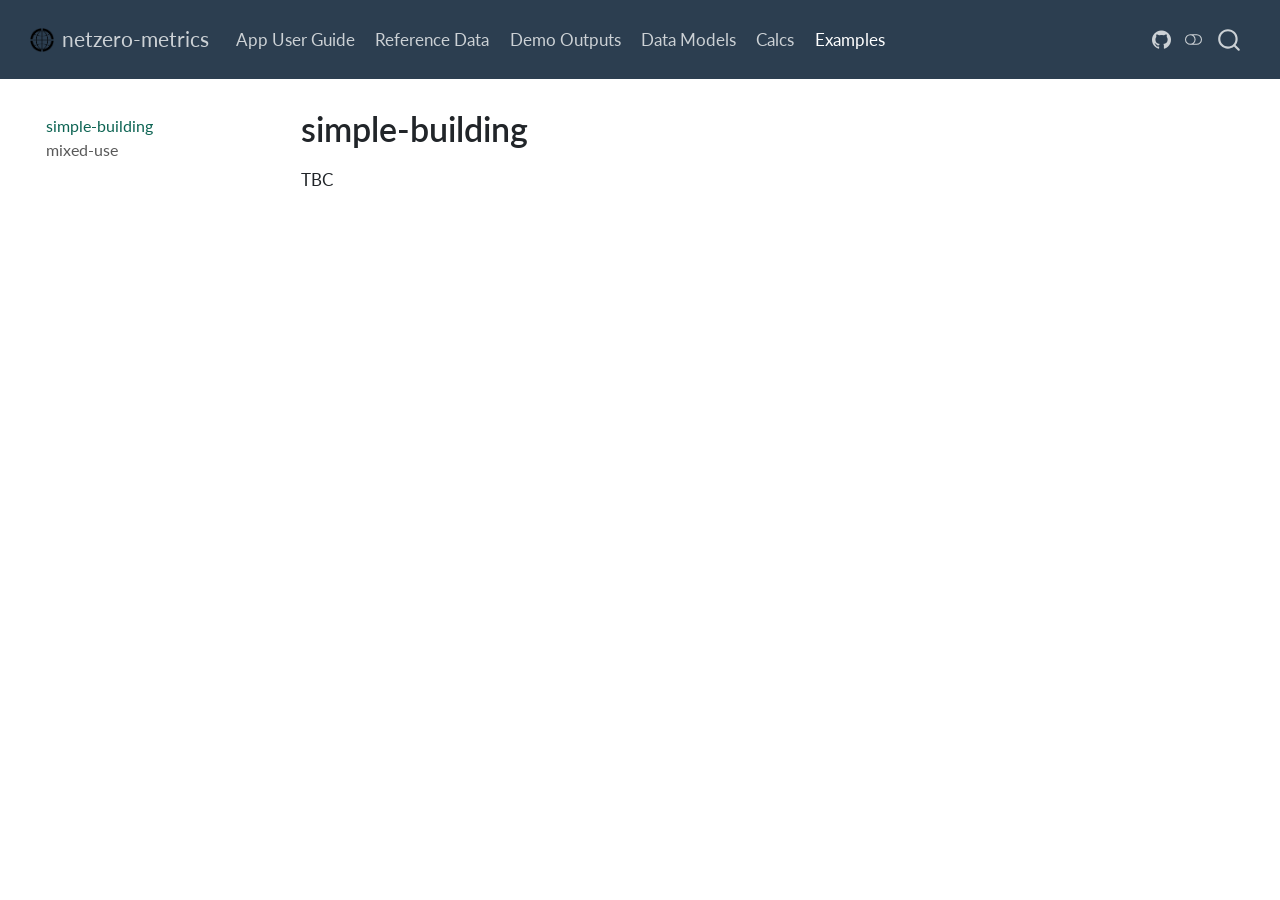
<file: examples/index.html>
<!DOCTYPE html>
<html xmlns="http://www.w3.org/1999/xhtml" lang="en" xml:lang="en"><head>

<meta charset="utf-8">
<meta name="generator" content="quarto-1.6.43">

<meta name="viewport" content="width=device-width, initial-scale=1.0, user-scalable=yes">


<title>simple-building – netzero-metrics</title>
<style>
code{white-space: pre-wrap;}
span.smallcaps{font-variant: small-caps;}
div.columns{display: flex; gap: min(4vw, 1.5em);}
div.column{flex: auto; overflow-x: auto;}
div.hanging-indent{margin-left: 1.5em; text-indent: -1.5em;}
ul.task-list{list-style: none;}
ul.task-list li input[type="checkbox"] {
  width: 0.8em;
  margin: 0 0.8em 0.2em -1em; /* quarto-specific, see https://github.com/quarto-dev/quarto-cli/issues/4556 */ 
  vertical-align: middle;
}
</style>


<script src="../site_libs/quarto-nav/quarto-nav.js"></script>
<script src="../site_libs/quarto-nav/headroom.min.js"></script>
<script src="../site_libs/clipboard/clipboard.min.js"></script>
<script src="../site_libs/quarto-search/autocomplete.umd.js"></script>
<script src="../site_libs/quarto-search/fuse.min.js"></script>
<script src="../site_libs/quarto-search/quarto-search.js"></script>
<meta name="quarto:offset" content="../">
<link href="../images/favicon.png" rel="icon" type="image/png">
<script src="../site_libs/quarto-html/quarto.js"></script>
<script src="../site_libs/quarto-html/popper.min.js"></script>
<script src="../site_libs/quarto-html/tippy.umd.min.js"></script>
<script src="../site_libs/quarto-html/anchor.min.js"></script>
<link href="../site_libs/quarto-html/tippy.css" rel="stylesheet">
<link href="../site_libs/quarto-html/quarto-syntax-highlighting-d4d76bf8491c20bad77d141916dc28e1.css" rel="stylesheet" class="quarto-color-scheme" id="quarto-text-highlighting-styles">
<link href="../site_libs/quarto-html/quarto-syntax-highlighting-dark-4379b0ccadffce622b03caf4c46266b3.css" rel="prefetch" class="quarto-color-scheme quarto-color-alternate" id="quarto-text-highlighting-styles">
<script src="../site_libs/bootstrap/bootstrap.min.js"></script>
<link href="../site_libs/bootstrap/bootstrap-icons.css" rel="stylesheet">
<link href="../site_libs/bootstrap/bootstrap-f0494ef302fbe0b820041ec13679440a.min.css" rel="stylesheet" append-hash="true" class="quarto-color-scheme" id="quarto-bootstrap" data-mode="light">
<link href="../site_libs/bootstrap/bootstrap-dark-1ef172a52349373444a2f78281082af2.min.css" rel="prefetch" append-hash="true" class="quarto-color-scheme quarto-color-alternate" id="quarto-bootstrap" data-mode="dark">
<script id="quarto-search-options" type="application/json">{
  "location": "navbar",
  "copy-button": false,
  "collapse-after": 3,
  "panel-placement": "end",
  "type": "overlay",
  "limit": 50,
  "keyboard-shortcut": [
    "f",
    "/",
    "s"
  ],
  "show-item-context": false,
  "language": {
    "search-no-results-text": "No results",
    "search-matching-documents-text": "matching documents",
    "search-copy-link-title": "Copy link to search",
    "search-hide-matches-text": "Hide additional matches",
    "search-more-match-text": "more match in this document",
    "search-more-matches-text": "more matches in this document",
    "search-clear-button-title": "Clear",
    "search-text-placeholder": "",
    "search-detached-cancel-button-title": "Cancel",
    "search-submit-button-title": "Submit",
    "search-label": "Search"
  }
}</script>


<link rel="stylesheet" href="../styles.css">
</head>

<body class="nav-sidebar floating nav-fixed">

<div id="quarto-search-results"></div>
  <header id="quarto-header" class="headroom fixed-top">
    <nav class="navbar navbar-expand-lg " data-bs-theme="dark">
      <div class="navbar-container container-fluid">
      <div class="navbar-brand-container mx-auto">
    <a href="../index.html" class="navbar-brand navbar-brand-logo">
    <img src="../images/logo.png" alt="" class="navbar-logo">
    </a>
    <a class="navbar-brand" href="../index.html">
    <span class="navbar-title">netzero-metrics</span>
    </a>
  </div>
            <div id="quarto-search" class="" title="Search"></div>
          <button class="navbar-toggler" type="button" data-bs-toggle="collapse" data-bs-target="#navbarCollapse" aria-controls="navbarCollapse" role="menu" aria-expanded="false" aria-label="Toggle navigation" onclick="if (window.quartoToggleHeadroom) { window.quartoToggleHeadroom(); }">
  <span class="navbar-toggler-icon"></span>
</button>
          <div class="collapse navbar-collapse" id="navbarCollapse">
            <ul class="navbar-nav navbar-nav-scroll me-auto">
  <li class="nav-item">
    <a class="nav-link" href="../app-user-guide.html"> 
<span class="menu-text">App User Guide</span></a>
  </li>  
  <li class="nav-item">
    <a class="nav-link" href="../reference-data.html"> 
<span class="menu-text">Reference Data</span></a>
  </li>  
  <li class="nav-item">
    <a class="nav-link" href="../demo-outputs.html"> 
<span class="menu-text">Demo Outputs</span></a>
  </li>  
  <li class="nav-item">
    <a class="nav-link" href="../models.html"> 
<span class="menu-text">Data Models</span></a>
  </li>  
  <li class="nav-item">
    <a class="nav-link" href="../reference/calcs.html"> 
<span class="menu-text">Calcs</span></a>
  </li>  
  <li class="nav-item">
    <a class="nav-link active" href="../examples/index.html" aria-current="page"> 
<span class="menu-text">Examples</span></a>
  </li>  
</ul>
            <ul class="navbar-nav navbar-nav-scroll ms-auto">
  <li class="nav-item compact">
    <a class="nav-link" href="https://github.com/maxfordham/netzero-metrics"> <i class="bi bi-github" role="img" aria-label="GitHub">
</i> 
<span class="menu-text"></span></a>
  </li>  
</ul>
          </div> <!-- /navcollapse -->
            <div class="quarto-navbar-tools">
  <a href="" class="quarto-color-scheme-toggle quarto-navigation-tool  px-1" onclick="window.quartoToggleColorScheme(); return false;" title="Toggle dark mode"><i class="bi"></i></a>
</div>
      </div> <!-- /container-fluid -->
    </nav>
  <nav class="quarto-secondary-nav">
    <div class="container-fluid d-flex">
      <button type="button" class="quarto-btn-toggle btn" data-bs-toggle="collapse" role="button" data-bs-target=".quarto-sidebar-collapse-item" aria-controls="quarto-sidebar" aria-expanded="false" aria-label="Toggle sidebar navigation" onclick="if (window.quartoToggleHeadroom) { window.quartoToggleHeadroom(); }">
        <i class="bi bi-layout-text-sidebar-reverse"></i>
      </button>
        <nav class="quarto-page-breadcrumbs" aria-label="breadcrumb"><ol class="breadcrumb"><li class="breadcrumb-item"><a href="../examples/index.html">simple-building</a></li></ol></nav>
        <a class="flex-grow-1" role="navigation" data-bs-toggle="collapse" data-bs-target=".quarto-sidebar-collapse-item" aria-controls="quarto-sidebar" aria-expanded="false" aria-label="Toggle sidebar navigation" onclick="if (window.quartoToggleHeadroom) { window.quartoToggleHeadroom(); }">      
        </a>
    </div>
  </nav>
</header>
<!-- content -->
<div id="quarto-content" class="quarto-container page-columns page-rows-contents page-layout-article page-navbar">
<!-- sidebar -->
  <nav id="quarto-sidebar" class="sidebar collapse collapse-horizontal quarto-sidebar-collapse-item sidebar-navigation floating overflow-auto">
    <div class="sidebar-menu-container"> 
    <ul class="list-unstyled mt-1">
        <li class="sidebar-item">
  <div class="sidebar-item-container"> 
  <a href="../examples/index.html" class="sidebar-item-text sidebar-link active">
 <span class="menu-text">simple-building</span></a>
  </div>
</li>
        <li class="sidebar-item">
  <div class="sidebar-item-container"> 
  <a href="../examples/mixed-use.html" class="sidebar-item-text sidebar-link">
 <span class="menu-text">mixed-use</span></a>
  </div>
</li>
    </ul>
    </div>
</nav>
<div id="quarto-sidebar-glass" class="quarto-sidebar-collapse-item" data-bs-toggle="collapse" data-bs-target=".quarto-sidebar-collapse-item"></div>
<!-- margin-sidebar -->
    <div id="quarto-margin-sidebar" class="sidebar margin-sidebar zindex-bottom">
        
    </div>
<!-- main -->
<main class="content" id="quarto-document-content">

<header id="title-block-header" class="quarto-title-block default">
<div class="quarto-title">
<h1 class="title">simple-building</h1>
</div>



<div class="quarto-title-meta">

    
  
    
  </div>
  


</header>


<p>TBC</p>



</main> <!-- /main -->
<script id="quarto-html-after-body" type="application/javascript">
window.document.addEventListener("DOMContentLoaded", function (event) {
  const toggleBodyColorMode = (bsSheetEl) => {
    const mode = bsSheetEl.getAttribute("data-mode");
    const bodyEl = window.document.querySelector("body");
    if (mode === "dark") {
      bodyEl.classList.add("quarto-dark");
      bodyEl.classList.remove("quarto-light");
    } else {
      bodyEl.classList.add("quarto-light");
      bodyEl.classList.remove("quarto-dark");
    }
  }
  const toggleBodyColorPrimary = () => {
    const bsSheetEl = window.document.querySelector("link#quarto-bootstrap");
    if (bsSheetEl) {
      toggleBodyColorMode(bsSheetEl);
    }
  }
  toggleBodyColorPrimary();  
  const disableStylesheet = (stylesheets) => {
    for (let i=0; i < stylesheets.length; i++) {
      const stylesheet = stylesheets[i];
      stylesheet.rel = 'prefetch';
    }
  }
  const enableStylesheet = (stylesheets) => {
    for (let i=0; i < stylesheets.length; i++) {
      const stylesheet = stylesheets[i];
      stylesheet.rel = 'stylesheet';
    }
  }
  const manageTransitions = (selector, allowTransitions) => {
    const els = window.document.querySelectorAll(selector);
    for (let i=0; i < els.length; i++) {
      const el = els[i];
      if (allowTransitions) {
        el.classList.remove('notransition');
      } else {
        el.classList.add('notransition');
      }
    }
  }
  const toggleGiscusIfUsed = (isAlternate, darkModeDefault) => {
    const baseTheme = document.querySelector('#giscus-base-theme')?.value ?? 'light';
    const alternateTheme = document.querySelector('#giscus-alt-theme')?.value ?? 'dark';
    let newTheme = '';
    if(darkModeDefault) {
      newTheme = isAlternate ? baseTheme : alternateTheme;
    } else {
      newTheme = isAlternate ? alternateTheme : baseTheme;
    }
    const changeGiscusTheme = () => {
      // From: https://github.com/giscus/giscus/issues/336
      const sendMessage = (message) => {
        const iframe = document.querySelector('iframe.giscus-frame');
        if (!iframe) return;
        iframe.contentWindow.postMessage({ giscus: message }, 'https://giscus.app');
      }
      sendMessage({
        setConfig: {
          theme: newTheme
        }
      });
    }
    const isGiscussLoaded = window.document.querySelector('iframe.giscus-frame') !== null;
    if (isGiscussLoaded) {
      changeGiscusTheme();
    }
  }
  const toggleColorMode = (alternate) => {
    // Switch the stylesheets
    const alternateStylesheets = window.document.querySelectorAll('link.quarto-color-scheme.quarto-color-alternate');
    manageTransitions('#quarto-margin-sidebar .nav-link', false);
    if (alternate) {
      enableStylesheet(alternateStylesheets);
      for (const sheetNode of alternateStylesheets) {
        if (sheetNode.id === "quarto-bootstrap") {
          toggleBodyColorMode(sheetNode);
        }
      }
    } else {
      disableStylesheet(alternateStylesheets);
      toggleBodyColorPrimary();
    }
    manageTransitions('#quarto-margin-sidebar .nav-link', true);
    // Switch the toggles
    const toggles = window.document.querySelectorAll('.quarto-color-scheme-toggle');
    for (let i=0; i < toggles.length; i++) {
      const toggle = toggles[i];
      if (toggle) {
        if (alternate) {
          toggle.classList.add("alternate");     
        } else {
          toggle.classList.remove("alternate");
        }
      }
    }
    // Hack to workaround the fact that safari doesn't
    // properly recolor the scrollbar when toggling (#1455)
    if (navigator.userAgent.indexOf('Safari') > 0 && navigator.userAgent.indexOf('Chrome') == -1) {
      manageTransitions("body", false);
      window.scrollTo(0, 1);
      setTimeout(() => {
        window.scrollTo(0, 0);
        manageTransitions("body", true);
      }, 40);  
    }
  }
  const isFileUrl = () => { 
    return window.location.protocol === 'file:';
  }
  const hasAlternateSentinel = () => {  
    let styleSentinel = getColorSchemeSentinel();
    if (styleSentinel !== null) {
      return styleSentinel === "alternate";
    } else {
      return false;
    }
  }
  const setStyleSentinel = (alternate) => {
    const value = alternate ? "alternate" : "default";
    if (!isFileUrl()) {
      window.localStorage.setItem("quarto-color-scheme", value);
    } else {
      localAlternateSentinel = value;
    }
  }
  const getColorSchemeSentinel = () => {
    if (!isFileUrl()) {
      const storageValue = window.localStorage.getItem("quarto-color-scheme");
      return storageValue != null ? storageValue : localAlternateSentinel;
    } else {
      return localAlternateSentinel;
    }
  }
  const darkModeDefault = false;
  let localAlternateSentinel = darkModeDefault ? 'alternate' : 'default';
  // Dark / light mode switch
  window.quartoToggleColorScheme = () => {
    // Read the current dark / light value 
    let toAlternate = !hasAlternateSentinel();
    toggleColorMode(toAlternate);
    setStyleSentinel(toAlternate);
    toggleGiscusIfUsed(toAlternate, darkModeDefault);
  };
  // Ensure there is a toggle, if there isn't float one in the top right
  if (window.document.querySelector('.quarto-color-scheme-toggle') === null) {
    const a = window.document.createElement('a');
    a.classList.add('top-right');
    a.classList.add('quarto-color-scheme-toggle');
    a.href = "";
    a.onclick = function() { try { window.quartoToggleColorScheme(); } catch {} return false; };
    const i = window.document.createElement("i");
    i.classList.add('bi');
    a.appendChild(i);
    window.document.body.appendChild(a);
  }
  // Switch to dark mode if need be
  if (hasAlternateSentinel()) {
    toggleColorMode(true);
  } else {
    toggleColorMode(false);
  }
  const icon = "";
  const anchorJS = new window.AnchorJS();
  anchorJS.options = {
    placement: 'right',
    icon: icon
  };
  anchorJS.add('.anchored');
  const isCodeAnnotation = (el) => {
    for (const clz of el.classList) {
      if (clz.startsWith('code-annotation-')) {                     
        return true;
      }
    }
    return false;
  }
  const onCopySuccess = function(e) {
    // button target
    const button = e.trigger;
    // don't keep focus
    button.blur();
    // flash "checked"
    button.classList.add('code-copy-button-checked');
    var currentTitle = button.getAttribute("title");
    button.setAttribute("title", "Copied!");
    let tooltip;
    if (window.bootstrap) {
      button.setAttribute("data-bs-toggle", "tooltip");
      button.setAttribute("data-bs-placement", "left");
      button.setAttribute("data-bs-title", "Copied!");
      tooltip = new bootstrap.Tooltip(button, 
        { trigger: "manual", 
          customClass: "code-copy-button-tooltip",
          offset: [0, -8]});
      tooltip.show();    
    }
    setTimeout(function() {
      if (tooltip) {
        tooltip.hide();
        button.removeAttribute("data-bs-title");
        button.removeAttribute("data-bs-toggle");
        button.removeAttribute("data-bs-placement");
      }
      button.setAttribute("title", currentTitle);
      button.classList.remove('code-copy-button-checked');
    }, 1000);
    // clear code selection
    e.clearSelection();
  }
  const getTextToCopy = function(trigger) {
      const codeEl = trigger.previousElementSibling.cloneNode(true);
      for (const childEl of codeEl.children) {
        if (isCodeAnnotation(childEl)) {
          childEl.remove();
        }
      }
      return codeEl.innerText;
  }
  const clipboard = new window.ClipboardJS('.code-copy-button:not([data-in-quarto-modal])', {
    text: getTextToCopy
  });
  clipboard.on('success', onCopySuccess);
  if (window.document.getElementById('quarto-embedded-source-code-modal')) {
    const clipboardModal = new window.ClipboardJS('.code-copy-button[data-in-quarto-modal]', {
      text: getTextToCopy,
      container: window.document.getElementById('quarto-embedded-source-code-modal')
    });
    clipboardModal.on('success', onCopySuccess);
  }
    var localhostRegex = new RegExp(/^(?:http|https):\/\/localhost\:?[0-9]*\//);
    var mailtoRegex = new RegExp(/^mailto:/);
      var filterRegex = new RegExp('/' + window.location.host + '/');
    var isInternal = (href) => {
        return filterRegex.test(href) || localhostRegex.test(href) || mailtoRegex.test(href);
    }
    // Inspect non-navigation links and adorn them if external
 	var links = window.document.querySelectorAll('a[href]:not(.nav-link):not(.navbar-brand):not(.toc-action):not(.sidebar-link):not(.sidebar-item-toggle):not(.pagination-link):not(.no-external):not([aria-hidden]):not(.dropdown-item):not(.quarto-navigation-tool):not(.about-link)');
    for (var i=0; i<links.length; i++) {
      const link = links[i];
      if (!isInternal(link.href)) {
        // undo the damage that might have been done by quarto-nav.js in the case of
        // links that we want to consider external
        if (link.dataset.originalHref !== undefined) {
          link.href = link.dataset.originalHref;
        }
      }
    }
  function tippyHover(el, contentFn, onTriggerFn, onUntriggerFn) {
    const config = {
      allowHTML: true,
      maxWidth: 500,
      delay: 100,
      arrow: false,
      appendTo: function(el) {
          return el.parentElement;
      },
      interactive: true,
      interactiveBorder: 10,
      theme: 'quarto',
      placement: 'bottom-start',
    };
    if (contentFn) {
      config.content = contentFn;
    }
    if (onTriggerFn) {
      config.onTrigger = onTriggerFn;
    }
    if (onUntriggerFn) {
      config.onUntrigger = onUntriggerFn;
    }
    window.tippy(el, config); 
  }
  const noterefs = window.document.querySelectorAll('a[role="doc-noteref"]');
  for (var i=0; i<noterefs.length; i++) {
    const ref = noterefs[i];
    tippyHover(ref, function() {
      // use id or data attribute instead here
      let href = ref.getAttribute('data-footnote-href') || ref.getAttribute('href');
      try { href = new URL(href).hash; } catch {}
      const id = href.replace(/^#\/?/, "");
      const note = window.document.getElementById(id);
      if (note) {
        return note.innerHTML;
      } else {
        return "";
      }
    });
  }
  const xrefs = window.document.querySelectorAll('a.quarto-xref');
  const processXRef = (id, note) => {
    // Strip column container classes
    const stripColumnClz = (el) => {
      el.classList.remove("page-full", "page-columns");
      if (el.children) {
        for (const child of el.children) {
          stripColumnClz(child);
        }
      }
    }
    stripColumnClz(note)
    if (id === null || id.startsWith('sec-')) {
      // Special case sections, only their first couple elements
      const container = document.createElement("div");
      if (note.children && note.children.length > 2) {
        container.appendChild(note.children[0].cloneNode(true));
        for (let i = 1; i < note.children.length; i++) {
          const child = note.children[i];
          if (child.tagName === "P" && child.innerText === "") {
            continue;
          } else {
            container.appendChild(child.cloneNode(true));
            break;
          }
        }
        if (window.Quarto?.typesetMath) {
          window.Quarto.typesetMath(container);
        }
        return container.innerHTML
      } else {
        if (window.Quarto?.typesetMath) {
          window.Quarto.typesetMath(note);
        }
        return note.innerHTML;
      }
    } else {
      // Remove any anchor links if they are present
      const anchorLink = note.querySelector('a.anchorjs-link');
      if (anchorLink) {
        anchorLink.remove();
      }
      if (window.Quarto?.typesetMath) {
        window.Quarto.typesetMath(note);
      }
      if (note.classList.contains("callout")) {
        return note.outerHTML;
      } else {
        return note.innerHTML;
      }
    }
  }
  for (var i=0; i<xrefs.length; i++) {
    const xref = xrefs[i];
    tippyHover(xref, undefined, function(instance) {
      instance.disable();
      let url = xref.getAttribute('href');
      let hash = undefined; 
      if (url.startsWith('#')) {
        hash = url;
      } else {
        try { hash = new URL(url).hash; } catch {}
      }
      if (hash) {
        const id = hash.replace(/^#\/?/, "");
        const note = window.document.getElementById(id);
        if (note !== null) {
          try {
            const html = processXRef(id, note.cloneNode(true));
            instance.setContent(html);
          } finally {
            instance.enable();
            instance.show();
          }
        } else {
          // See if we can fetch this
          fetch(url.split('#')[0])
          .then(res => res.text())
          .then(html => {
            const parser = new DOMParser();
            const htmlDoc = parser.parseFromString(html, "text/html");
            const note = htmlDoc.getElementById(id);
            if (note !== null) {
              const html = processXRef(id, note);
              instance.setContent(html);
            } 
          }).finally(() => {
            instance.enable();
            instance.show();
          });
        }
      } else {
        // See if we can fetch a full url (with no hash to target)
        // This is a special case and we should probably do some content thinning / targeting
        fetch(url)
        .then(res => res.text())
        .then(html => {
          const parser = new DOMParser();
          const htmlDoc = parser.parseFromString(html, "text/html");
          const note = htmlDoc.querySelector('main.content');
          if (note !== null) {
            // This should only happen for chapter cross references
            // (since there is no id in the URL)
            // remove the first header
            if (note.children.length > 0 && note.children[0].tagName === "HEADER") {
              note.children[0].remove();
            }
            const html = processXRef(null, note);
            instance.setContent(html);
          } 
        }).finally(() => {
          instance.enable();
          instance.show();
        });
      }
    }, function(instance) {
    });
  }
      let selectedAnnoteEl;
      const selectorForAnnotation = ( cell, annotation) => {
        let cellAttr = 'data-code-cell="' + cell + '"';
        let lineAttr = 'data-code-annotation="' +  annotation + '"';
        const selector = 'span[' + cellAttr + '][' + lineAttr + ']';
        return selector;
      }
      const selectCodeLines = (annoteEl) => {
        const doc = window.document;
        const targetCell = annoteEl.getAttribute("data-target-cell");
        const targetAnnotation = annoteEl.getAttribute("data-target-annotation");
        const annoteSpan = window.document.querySelector(selectorForAnnotation(targetCell, targetAnnotation));
        const lines = annoteSpan.getAttribute("data-code-lines").split(",");
        const lineIds = lines.map((line) => {
          return targetCell + "-" + line;
        })
        let top = null;
        let height = null;
        let parent = null;
        if (lineIds.length > 0) {
            //compute the position of the single el (top and bottom and make a div)
            const el = window.document.getElementById(lineIds[0]);
            top = el.offsetTop;
            height = el.offsetHeight;
            parent = el.parentElement.parentElement;
          if (lineIds.length > 1) {
            const lastEl = window.document.getElementById(lineIds[lineIds.length - 1]);
            const bottom = lastEl.offsetTop + lastEl.offsetHeight;
            height = bottom - top;
          }
          if (top !== null && height !== null && parent !== null) {
            // cook up a div (if necessary) and position it 
            let div = window.document.getElementById("code-annotation-line-highlight");
            if (div === null) {
              div = window.document.createElement("div");
              div.setAttribute("id", "code-annotation-line-highlight");
              div.style.position = 'absolute';
              parent.appendChild(div);
            }
            div.style.top = top - 2 + "px";
            div.style.height = height + 4 + "px";
            div.style.left = 0;
            let gutterDiv = window.document.getElementById("code-annotation-line-highlight-gutter");
            if (gutterDiv === null) {
              gutterDiv = window.document.createElement("div");
              gutterDiv.setAttribute("id", "code-annotation-line-highlight-gutter");
              gutterDiv.style.position = 'absolute';
              const codeCell = window.document.getElementById(targetCell);
              const gutter = codeCell.querySelector('.code-annotation-gutter');
              gutter.appendChild(gutterDiv);
            }
            gutterDiv.style.top = top - 2 + "px";
            gutterDiv.style.height = height + 4 + "px";
          }
          selectedAnnoteEl = annoteEl;
        }
      };
      const unselectCodeLines = () => {
        const elementsIds = ["code-annotation-line-highlight", "code-annotation-line-highlight-gutter"];
        elementsIds.forEach((elId) => {
          const div = window.document.getElementById(elId);
          if (div) {
            div.remove();
          }
        });
        selectedAnnoteEl = undefined;
      };
        // Handle positioning of the toggle
    window.addEventListener(
      "resize",
      throttle(() => {
        elRect = undefined;
        if (selectedAnnoteEl) {
          selectCodeLines(selectedAnnoteEl);
        }
      }, 10)
    );
    function throttle(fn, ms) {
    let throttle = false;
    let timer;
      return (...args) => {
        if(!throttle) { // first call gets through
            fn.apply(this, args);
            throttle = true;
        } else { // all the others get throttled
            if(timer) clearTimeout(timer); // cancel #2
            timer = setTimeout(() => {
              fn.apply(this, args);
              timer = throttle = false;
            }, ms);
        }
      };
    }
      // Attach click handler to the DT
      const annoteDls = window.document.querySelectorAll('dt[data-target-cell]');
      for (const annoteDlNode of annoteDls) {
        annoteDlNode.addEventListener('click', (event) => {
          const clickedEl = event.target;
          if (clickedEl !== selectedAnnoteEl) {
            unselectCodeLines();
            const activeEl = window.document.querySelector('dt[data-target-cell].code-annotation-active');
            if (activeEl) {
              activeEl.classList.remove('code-annotation-active');
            }
            selectCodeLines(clickedEl);
            clickedEl.classList.add('code-annotation-active');
          } else {
            // Unselect the line
            unselectCodeLines();
            clickedEl.classList.remove('code-annotation-active');
          }
        });
      }
  const findCites = (el) => {
    const parentEl = el.parentElement;
    if (parentEl) {
      const cites = parentEl.dataset.cites;
      if (cites) {
        return {
          el,
          cites: cites.split(' ')
        };
      } else {
        return findCites(el.parentElement)
      }
    } else {
      return undefined;
    }
  };
  var bibliorefs = window.document.querySelectorAll('a[role="doc-biblioref"]');
  for (var i=0; i<bibliorefs.length; i++) {
    const ref = bibliorefs[i];
    const citeInfo = findCites(ref);
    if (citeInfo) {
      tippyHover(citeInfo.el, function() {
        var popup = window.document.createElement('div');
        citeInfo.cites.forEach(function(cite) {
          var citeDiv = window.document.createElement('div');
          citeDiv.classList.add('hanging-indent');
          citeDiv.classList.add('csl-entry');
          var biblioDiv = window.document.getElementById('ref-' + cite);
          if (biblioDiv) {
            citeDiv.innerHTML = biblioDiv.innerHTML;
          }
          popup.appendChild(citeDiv);
        });
        return popup.innerHTML;
      });
    }
  }
});
</script>
</div> <!-- /content -->




</body></html>
</file>
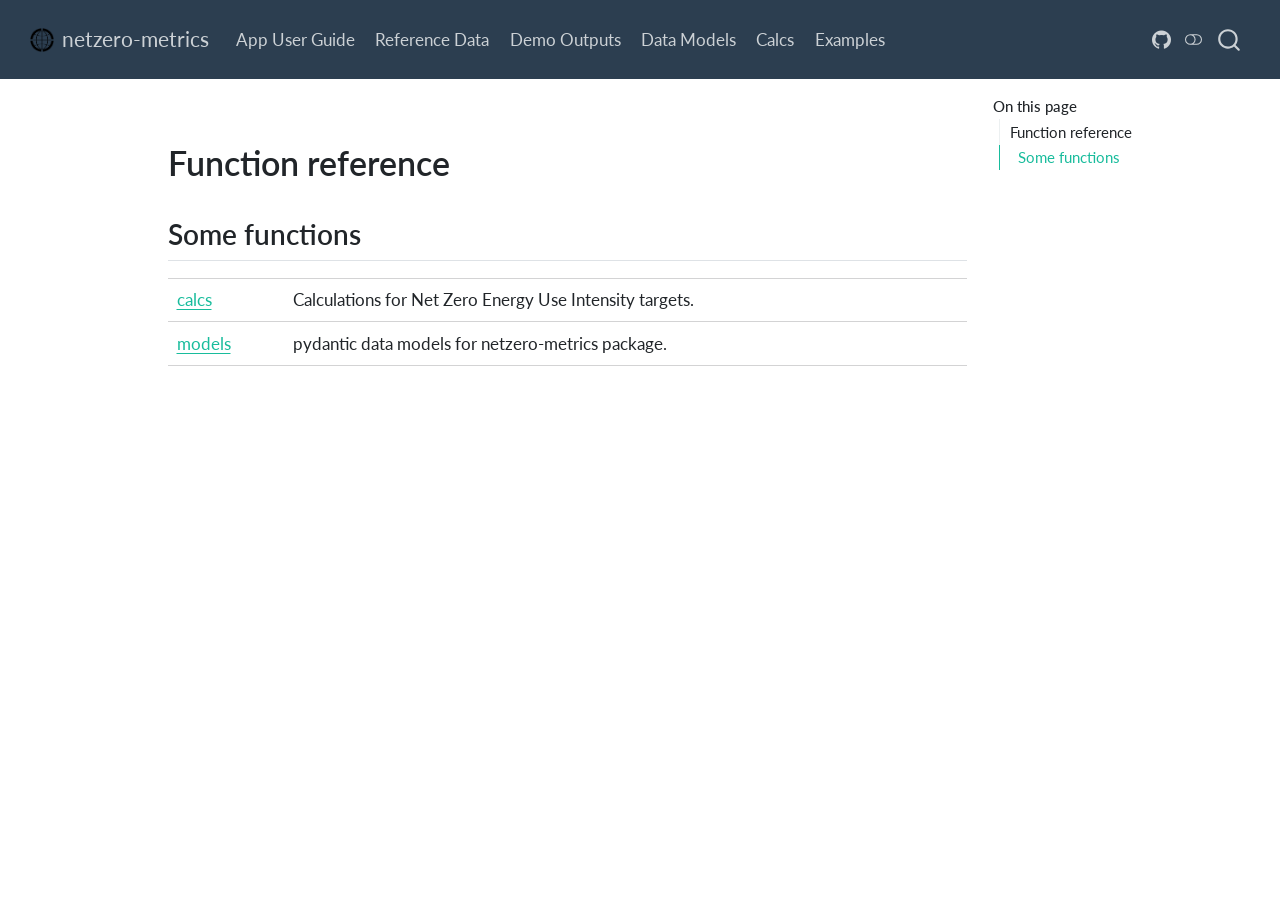
<file: reference/index.html>
<!DOCTYPE html>
<html xmlns="http://www.w3.org/1999/xhtml" lang="en" xml:lang="en"><head>

<meta charset="utf-8">
<meta name="generator" content="quarto-1.6.43">

<meta name="viewport" content="width=device-width, initial-scale=1.0, user-scalable=yes">


<title>index – netzero-metrics</title>
<style>
code{white-space: pre-wrap;}
span.smallcaps{font-variant: small-caps;}
div.columns{display: flex; gap: min(4vw, 1.5em);}
div.column{flex: auto; overflow-x: auto;}
div.hanging-indent{margin-left: 1.5em; text-indent: -1.5em;}
ul.task-list{list-style: none;}
ul.task-list li input[type="checkbox"] {
  width: 0.8em;
  margin: 0 0.8em 0.2em -1em; /* quarto-specific, see https://github.com/quarto-dev/quarto-cli/issues/4556 */ 
  vertical-align: middle;
}
</style>


<script src="../site_libs/quarto-nav/quarto-nav.js"></script>
<script src="../site_libs/quarto-nav/headroom.min.js"></script>
<script src="../site_libs/clipboard/clipboard.min.js"></script>
<script src="../site_libs/quarto-search/autocomplete.umd.js"></script>
<script src="../site_libs/quarto-search/fuse.min.js"></script>
<script src="../site_libs/quarto-search/quarto-search.js"></script>
<meta name="quarto:offset" content="../">
<link href="../images/favicon.png" rel="icon" type="image/png">
<script src="../site_libs/quarto-html/quarto.js"></script>
<script src="../site_libs/quarto-html/popper.min.js"></script>
<script src="../site_libs/quarto-html/tippy.umd.min.js"></script>
<script src="../site_libs/quarto-html/anchor.min.js"></script>
<link href="../site_libs/quarto-html/tippy.css" rel="stylesheet">
<link href="../site_libs/quarto-html/quarto-syntax-highlighting-d4d76bf8491c20bad77d141916dc28e1.css" rel="stylesheet" class="quarto-color-scheme" id="quarto-text-highlighting-styles">
<link href="../site_libs/quarto-html/quarto-syntax-highlighting-dark-4379b0ccadffce622b03caf4c46266b3.css" rel="prefetch" class="quarto-color-scheme quarto-color-alternate" id="quarto-text-highlighting-styles">
<script src="../site_libs/bootstrap/bootstrap.min.js"></script>
<link href="../site_libs/bootstrap/bootstrap-icons.css" rel="stylesheet">
<link href="../site_libs/bootstrap/bootstrap-f0494ef302fbe0b820041ec13679440a.min.css" rel="stylesheet" append-hash="true" class="quarto-color-scheme" id="quarto-bootstrap" data-mode="light">
<link href="../site_libs/bootstrap/bootstrap-dark-1ef172a52349373444a2f78281082af2.min.css" rel="prefetch" append-hash="true" class="quarto-color-scheme quarto-color-alternate" id="quarto-bootstrap" data-mode="dark">
<script id="quarto-search-options" type="application/json">{
  "location": "navbar",
  "copy-button": false,
  "collapse-after": 3,
  "panel-placement": "end",
  "type": "overlay",
  "limit": 50,
  "keyboard-shortcut": [
    "f",
    "/",
    "s"
  ],
  "show-item-context": false,
  "language": {
    "search-no-results-text": "No results",
    "search-matching-documents-text": "matching documents",
    "search-copy-link-title": "Copy link to search",
    "search-hide-matches-text": "Hide additional matches",
    "search-more-match-text": "more match in this document",
    "search-more-matches-text": "more matches in this document",
    "search-clear-button-title": "Clear",
    "search-text-placeholder": "",
    "search-detached-cancel-button-title": "Cancel",
    "search-submit-button-title": "Submit",
    "search-label": "Search"
  }
}</script>


<link rel="stylesheet" href="../styles.css">
</head>

<body class="nav-fixed">

<div id="quarto-search-results"></div>
  <header id="quarto-header" class="headroom fixed-top">
    <nav class="navbar navbar-expand-lg " data-bs-theme="dark">
      <div class="navbar-container container-fluid">
      <div class="navbar-brand-container mx-auto">
    <a href="../index.html" class="navbar-brand navbar-brand-logo">
    <img src="../images/logo.png" alt="" class="navbar-logo">
    </a>
    <a class="navbar-brand" href="../index.html">
    <span class="navbar-title">netzero-metrics</span>
    </a>
  </div>
            <div id="quarto-search" class="" title="Search"></div>
          <button class="navbar-toggler" type="button" data-bs-toggle="collapse" data-bs-target="#navbarCollapse" aria-controls="navbarCollapse" role="menu" aria-expanded="false" aria-label="Toggle navigation" onclick="if (window.quartoToggleHeadroom) { window.quartoToggleHeadroom(); }">
  <span class="navbar-toggler-icon"></span>
</button>
          <div class="collapse navbar-collapse" id="navbarCollapse">
            <ul class="navbar-nav navbar-nav-scroll me-auto">
  <li class="nav-item">
    <a class="nav-link" href="../app-user-guide.html"> 
<span class="menu-text">App User Guide</span></a>
  </li>  
  <li class="nav-item">
    <a class="nav-link" href="../reference-data.html"> 
<span class="menu-text">Reference Data</span></a>
  </li>  
  <li class="nav-item">
    <a class="nav-link" href="../demo-outputs.html"> 
<span class="menu-text">Demo Outputs</span></a>
  </li>  
  <li class="nav-item">
    <a class="nav-link" href="../models.html"> 
<span class="menu-text">Data Models</span></a>
  </li>  
  <li class="nav-item">
    <a class="nav-link" href="../reference/calcs.html"> 
<span class="menu-text">Calcs</span></a>
  </li>  
  <li class="nav-item">
    <a class="nav-link" href="../examples/index.html"> 
<span class="menu-text">Examples</span></a>
  </li>  
</ul>
            <ul class="navbar-nav navbar-nav-scroll ms-auto">
  <li class="nav-item compact">
    <a class="nav-link" href="https://github.com/maxfordham/netzero-metrics"> <i class="bi bi-github" role="img" aria-label="GitHub">
</i> 
<span class="menu-text"></span></a>
  </li>  
</ul>
          </div> <!-- /navcollapse -->
            <div class="quarto-navbar-tools">
  <a href="" class="quarto-color-scheme-toggle quarto-navigation-tool  px-1" onclick="window.quartoToggleColorScheme(); return false;" title="Toggle dark mode"><i class="bi"></i></a>
</div>
      </div> <!-- /container-fluid -->
    </nav>
</header>
<!-- content -->
<div id="quarto-content" class="quarto-container page-columns page-rows-contents page-layout-article page-navbar">
<!-- sidebar -->
<!-- margin-sidebar -->
    <div id="quarto-margin-sidebar" class="sidebar margin-sidebar">
        <nav id="TOC" role="doc-toc" class="toc-active">
    <h2 id="toc-title">On this page</h2>
   
  <ul>
  <li><a href="#function-reference" id="toc-function-reference" class="nav-link active" data-scroll-target="#function-reference">Function reference</a>
  <ul class="collapse">
  <li><a href="#some-functions" id="toc-some-functions" class="nav-link" data-scroll-target="#some-functions">Some functions</a></li>
  </ul></li>
  </ul>
</nav>
    </div>
<!-- main -->
<main class="content" id="quarto-document-content"><header id="title-block-header" class="quarto-title-block"></header>




<section id="function-reference" class="level1 doc doc-index">
<h1 class="doc doc-index">Function reference</h1>
<section id="some-functions" class="level2">
<h2 class="anchored" data-anchor-id="some-functions">Some functions</h2>
<table class="caption-top table">
<tbody>
<tr class="odd">
<td><a href="../reference/calcs.html#netzero_metrics.calcs">calcs</a></td>
<td>Calculations for Net Zero Energy Use Intensity targets.</td>
</tr>
<tr class="even">
<td><a href="../reference/models.html#netzero_metrics.models">models</a></td>
<td>pydantic data models for netzero-metrics package.</td>
</tr>
</tbody>
</table>


</section>
</section>

</main> <!-- /main -->
<script id="quarto-html-after-body" type="application/javascript">
window.document.addEventListener("DOMContentLoaded", function (event) {
  const toggleBodyColorMode = (bsSheetEl) => {
    const mode = bsSheetEl.getAttribute("data-mode");
    const bodyEl = window.document.querySelector("body");
    if (mode === "dark") {
      bodyEl.classList.add("quarto-dark");
      bodyEl.classList.remove("quarto-light");
    } else {
      bodyEl.classList.add("quarto-light");
      bodyEl.classList.remove("quarto-dark");
    }
  }
  const toggleBodyColorPrimary = () => {
    const bsSheetEl = window.document.querySelector("link#quarto-bootstrap");
    if (bsSheetEl) {
      toggleBodyColorMode(bsSheetEl);
    }
  }
  toggleBodyColorPrimary();  
  const disableStylesheet = (stylesheets) => {
    for (let i=0; i < stylesheets.length; i++) {
      const stylesheet = stylesheets[i];
      stylesheet.rel = 'prefetch';
    }
  }
  const enableStylesheet = (stylesheets) => {
    for (let i=0; i < stylesheets.length; i++) {
      const stylesheet = stylesheets[i];
      stylesheet.rel = 'stylesheet';
    }
  }
  const manageTransitions = (selector, allowTransitions) => {
    const els = window.document.querySelectorAll(selector);
    for (let i=0; i < els.length; i++) {
      const el = els[i];
      if (allowTransitions) {
        el.classList.remove('notransition');
      } else {
        el.classList.add('notransition');
      }
    }
  }
  const toggleGiscusIfUsed = (isAlternate, darkModeDefault) => {
    const baseTheme = document.querySelector('#giscus-base-theme')?.value ?? 'light';
    const alternateTheme = document.querySelector('#giscus-alt-theme')?.value ?? 'dark';
    let newTheme = '';
    if(darkModeDefault) {
      newTheme = isAlternate ? baseTheme : alternateTheme;
    } else {
      newTheme = isAlternate ? alternateTheme : baseTheme;
    }
    const changeGiscusTheme = () => {
      // From: https://github.com/giscus/giscus/issues/336
      const sendMessage = (message) => {
        const iframe = document.querySelector('iframe.giscus-frame');
        if (!iframe) return;
        iframe.contentWindow.postMessage({ giscus: message }, 'https://giscus.app');
      }
      sendMessage({
        setConfig: {
          theme: newTheme
        }
      });
    }
    const isGiscussLoaded = window.document.querySelector('iframe.giscus-frame') !== null;
    if (isGiscussLoaded) {
      changeGiscusTheme();
    }
  }
  const toggleColorMode = (alternate) => {
    // Switch the stylesheets
    const alternateStylesheets = window.document.querySelectorAll('link.quarto-color-scheme.quarto-color-alternate');
    manageTransitions('#quarto-margin-sidebar .nav-link', false);
    if (alternate) {
      enableStylesheet(alternateStylesheets);
      for (const sheetNode of alternateStylesheets) {
        if (sheetNode.id === "quarto-bootstrap") {
          toggleBodyColorMode(sheetNode);
        }
      }
    } else {
      disableStylesheet(alternateStylesheets);
      toggleBodyColorPrimary();
    }
    manageTransitions('#quarto-margin-sidebar .nav-link', true);
    // Switch the toggles
    const toggles = window.document.querySelectorAll('.quarto-color-scheme-toggle');
    for (let i=0; i < toggles.length; i++) {
      const toggle = toggles[i];
      if (toggle) {
        if (alternate) {
          toggle.classList.add("alternate");     
        } else {
          toggle.classList.remove("alternate");
        }
      }
    }
    // Hack to workaround the fact that safari doesn't
    // properly recolor the scrollbar when toggling (#1455)
    if (navigator.userAgent.indexOf('Safari') > 0 && navigator.userAgent.indexOf('Chrome') == -1) {
      manageTransitions("body", false);
      window.scrollTo(0, 1);
      setTimeout(() => {
        window.scrollTo(0, 0);
        manageTransitions("body", true);
      }, 40);  
    }
  }
  const isFileUrl = () => { 
    return window.location.protocol === 'file:';
  }
  const hasAlternateSentinel = () => {  
    let styleSentinel = getColorSchemeSentinel();
    if (styleSentinel !== null) {
      return styleSentinel === "alternate";
    } else {
      return false;
    }
  }
  const setStyleSentinel = (alternate) => {
    const value = alternate ? "alternate" : "default";
    if (!isFileUrl()) {
      window.localStorage.setItem("quarto-color-scheme", value);
    } else {
      localAlternateSentinel = value;
    }
  }
  const getColorSchemeSentinel = () => {
    if (!isFileUrl()) {
      const storageValue = window.localStorage.getItem("quarto-color-scheme");
      return storageValue != null ? storageValue : localAlternateSentinel;
    } else {
      return localAlternateSentinel;
    }
  }
  const darkModeDefault = false;
  let localAlternateSentinel = darkModeDefault ? 'alternate' : 'default';
  // Dark / light mode switch
  window.quartoToggleColorScheme = () => {
    // Read the current dark / light value 
    let toAlternate = !hasAlternateSentinel();
    toggleColorMode(toAlternate);
    setStyleSentinel(toAlternate);
    toggleGiscusIfUsed(toAlternate, darkModeDefault);
  };
  // Ensure there is a toggle, if there isn't float one in the top right
  if (window.document.querySelector('.quarto-color-scheme-toggle') === null) {
    const a = window.document.createElement('a');
    a.classList.add('top-right');
    a.classList.add('quarto-color-scheme-toggle');
    a.href = "";
    a.onclick = function() { try { window.quartoToggleColorScheme(); } catch {} return false; };
    const i = window.document.createElement("i");
    i.classList.add('bi');
    a.appendChild(i);
    window.document.body.appendChild(a);
  }
  // Switch to dark mode if need be
  if (hasAlternateSentinel()) {
    toggleColorMode(true);
  } else {
    toggleColorMode(false);
  }
  const icon = "";
  const anchorJS = new window.AnchorJS();
  anchorJS.options = {
    placement: 'right',
    icon: icon
  };
  anchorJS.add('.anchored');
  const isCodeAnnotation = (el) => {
    for (const clz of el.classList) {
      if (clz.startsWith('code-annotation-')) {                     
        return true;
      }
    }
    return false;
  }
  const onCopySuccess = function(e) {
    // button target
    const button = e.trigger;
    // don't keep focus
    button.blur();
    // flash "checked"
    button.classList.add('code-copy-button-checked');
    var currentTitle = button.getAttribute("title");
    button.setAttribute("title", "Copied!");
    let tooltip;
    if (window.bootstrap) {
      button.setAttribute("data-bs-toggle", "tooltip");
      button.setAttribute("data-bs-placement", "left");
      button.setAttribute("data-bs-title", "Copied!");
      tooltip = new bootstrap.Tooltip(button, 
        { trigger: "manual", 
          customClass: "code-copy-button-tooltip",
          offset: [0, -8]});
      tooltip.show();    
    }
    setTimeout(function() {
      if (tooltip) {
        tooltip.hide();
        button.removeAttribute("data-bs-title");
        button.removeAttribute("data-bs-toggle");
        button.removeAttribute("data-bs-placement");
      }
      button.setAttribute("title", currentTitle);
      button.classList.remove('code-copy-button-checked');
    }, 1000);
    // clear code selection
    e.clearSelection();
  }
  const getTextToCopy = function(trigger) {
      const codeEl = trigger.previousElementSibling.cloneNode(true);
      for (const childEl of codeEl.children) {
        if (isCodeAnnotation(childEl)) {
          childEl.remove();
        }
      }
      return codeEl.innerText;
  }
  const clipboard = new window.ClipboardJS('.code-copy-button:not([data-in-quarto-modal])', {
    text: getTextToCopy
  });
  clipboard.on('success', onCopySuccess);
  if (window.document.getElementById('quarto-embedded-source-code-modal')) {
    const clipboardModal = new window.ClipboardJS('.code-copy-button[data-in-quarto-modal]', {
      text: getTextToCopy,
      container: window.document.getElementById('quarto-embedded-source-code-modal')
    });
    clipboardModal.on('success', onCopySuccess);
  }
    var localhostRegex = new RegExp(/^(?:http|https):\/\/localhost\:?[0-9]*\//);
    var mailtoRegex = new RegExp(/^mailto:/);
      var filterRegex = new RegExp('/' + window.location.host + '/');
    var isInternal = (href) => {
        return filterRegex.test(href) || localhostRegex.test(href) || mailtoRegex.test(href);
    }
    // Inspect non-navigation links and adorn them if external
 	var links = window.document.querySelectorAll('a[href]:not(.nav-link):not(.navbar-brand):not(.toc-action):not(.sidebar-link):not(.sidebar-item-toggle):not(.pagination-link):not(.no-external):not([aria-hidden]):not(.dropdown-item):not(.quarto-navigation-tool):not(.about-link)');
    for (var i=0; i<links.length; i++) {
      const link = links[i];
      if (!isInternal(link.href)) {
        // undo the damage that might have been done by quarto-nav.js in the case of
        // links that we want to consider external
        if (link.dataset.originalHref !== undefined) {
          link.href = link.dataset.originalHref;
        }
      }
    }
  function tippyHover(el, contentFn, onTriggerFn, onUntriggerFn) {
    const config = {
      allowHTML: true,
      maxWidth: 500,
      delay: 100,
      arrow: false,
      appendTo: function(el) {
          return el.parentElement;
      },
      interactive: true,
      interactiveBorder: 10,
      theme: 'quarto',
      placement: 'bottom-start',
    };
    if (contentFn) {
      config.content = contentFn;
    }
    if (onTriggerFn) {
      config.onTrigger = onTriggerFn;
    }
    if (onUntriggerFn) {
      config.onUntrigger = onUntriggerFn;
    }
    window.tippy(el, config); 
  }
  const noterefs = window.document.querySelectorAll('a[role="doc-noteref"]');
  for (var i=0; i<noterefs.length; i++) {
    const ref = noterefs[i];
    tippyHover(ref, function() {
      // use id or data attribute instead here
      let href = ref.getAttribute('data-footnote-href') || ref.getAttribute('href');
      try { href = new URL(href).hash; } catch {}
      const id = href.replace(/^#\/?/, "");
      const note = window.document.getElementById(id);
      if (note) {
        return note.innerHTML;
      } else {
        return "";
      }
    });
  }
  const xrefs = window.document.querySelectorAll('a.quarto-xref');
  const processXRef = (id, note) => {
    // Strip column container classes
    const stripColumnClz = (el) => {
      el.classList.remove("page-full", "page-columns");
      if (el.children) {
        for (const child of el.children) {
          stripColumnClz(child);
        }
      }
    }
    stripColumnClz(note)
    if (id === null || id.startsWith('sec-')) {
      // Special case sections, only their first couple elements
      const container = document.createElement("div");
      if (note.children && note.children.length > 2) {
        container.appendChild(note.children[0].cloneNode(true));
        for (let i = 1; i < note.children.length; i++) {
          const child = note.children[i];
          if (child.tagName === "P" && child.innerText === "") {
            continue;
          } else {
            container.appendChild(child.cloneNode(true));
            break;
          }
        }
        if (window.Quarto?.typesetMath) {
          window.Quarto.typesetMath(container);
        }
        return container.innerHTML
      } else {
        if (window.Quarto?.typesetMath) {
          window.Quarto.typesetMath(note);
        }
        return note.innerHTML;
      }
    } else {
      // Remove any anchor links if they are present
      const anchorLink = note.querySelector('a.anchorjs-link');
      if (anchorLink) {
        anchorLink.remove();
      }
      if (window.Quarto?.typesetMath) {
        window.Quarto.typesetMath(note);
      }
      if (note.classList.contains("callout")) {
        return note.outerHTML;
      } else {
        return note.innerHTML;
      }
    }
  }
  for (var i=0; i<xrefs.length; i++) {
    const xref = xrefs[i];
    tippyHover(xref, undefined, function(instance) {
      instance.disable();
      let url = xref.getAttribute('href');
      let hash = undefined; 
      if (url.startsWith('#')) {
        hash = url;
      } else {
        try { hash = new URL(url).hash; } catch {}
      }
      if (hash) {
        const id = hash.replace(/^#\/?/, "");
        const note = window.document.getElementById(id);
        if (note !== null) {
          try {
            const html = processXRef(id, note.cloneNode(true));
            instance.setContent(html);
          } finally {
            instance.enable();
            instance.show();
          }
        } else {
          // See if we can fetch this
          fetch(url.split('#')[0])
          .then(res => res.text())
          .then(html => {
            const parser = new DOMParser();
            const htmlDoc = parser.parseFromString(html, "text/html");
            const note = htmlDoc.getElementById(id);
            if (note !== null) {
              const html = processXRef(id, note);
              instance.setContent(html);
            } 
          }).finally(() => {
            instance.enable();
            instance.show();
          });
        }
      } else {
        // See if we can fetch a full url (with no hash to target)
        // This is a special case and we should probably do some content thinning / targeting
        fetch(url)
        .then(res => res.text())
        .then(html => {
          const parser = new DOMParser();
          const htmlDoc = parser.parseFromString(html, "text/html");
          const note = htmlDoc.querySelector('main.content');
          if (note !== null) {
            // This should only happen for chapter cross references
            // (since there is no id in the URL)
            // remove the first header
            if (note.children.length > 0 && note.children[0].tagName === "HEADER") {
              note.children[0].remove();
            }
            const html = processXRef(null, note);
            instance.setContent(html);
          } 
        }).finally(() => {
          instance.enable();
          instance.show();
        });
      }
    }, function(instance) {
    });
  }
      let selectedAnnoteEl;
      const selectorForAnnotation = ( cell, annotation) => {
        let cellAttr = 'data-code-cell="' + cell + '"';
        let lineAttr = 'data-code-annotation="' +  annotation + '"';
        const selector = 'span[' + cellAttr + '][' + lineAttr + ']';
        return selector;
      }
      const selectCodeLines = (annoteEl) => {
        const doc = window.document;
        const targetCell = annoteEl.getAttribute("data-target-cell");
        const targetAnnotation = annoteEl.getAttribute("data-target-annotation");
        const annoteSpan = window.document.querySelector(selectorForAnnotation(targetCell, targetAnnotation));
        const lines = annoteSpan.getAttribute("data-code-lines").split(",");
        const lineIds = lines.map((line) => {
          return targetCell + "-" + line;
        })
        let top = null;
        let height = null;
        let parent = null;
        if (lineIds.length > 0) {
            //compute the position of the single el (top and bottom and make a div)
            const el = window.document.getElementById(lineIds[0]);
            top = el.offsetTop;
            height = el.offsetHeight;
            parent = el.parentElement.parentElement;
          if (lineIds.length > 1) {
            const lastEl = window.document.getElementById(lineIds[lineIds.length - 1]);
            const bottom = lastEl.offsetTop + lastEl.offsetHeight;
            height = bottom - top;
          }
          if (top !== null && height !== null && parent !== null) {
            // cook up a div (if necessary) and position it 
            let div = window.document.getElementById("code-annotation-line-highlight");
            if (div === null) {
              div = window.document.createElement("div");
              div.setAttribute("id", "code-annotation-line-highlight");
              div.style.position = 'absolute';
              parent.appendChild(div);
            }
            div.style.top = top - 2 + "px";
            div.style.height = height + 4 + "px";
            div.style.left = 0;
            let gutterDiv = window.document.getElementById("code-annotation-line-highlight-gutter");
            if (gutterDiv === null) {
              gutterDiv = window.document.createElement("div");
              gutterDiv.setAttribute("id", "code-annotation-line-highlight-gutter");
              gutterDiv.style.position = 'absolute';
              const codeCell = window.document.getElementById(targetCell);
              const gutter = codeCell.querySelector('.code-annotation-gutter');
              gutter.appendChild(gutterDiv);
            }
            gutterDiv.style.top = top - 2 + "px";
            gutterDiv.style.height = height + 4 + "px";
          }
          selectedAnnoteEl = annoteEl;
        }
      };
      const unselectCodeLines = () => {
        const elementsIds = ["code-annotation-line-highlight", "code-annotation-line-highlight-gutter"];
        elementsIds.forEach((elId) => {
          const div = window.document.getElementById(elId);
          if (div) {
            div.remove();
          }
        });
        selectedAnnoteEl = undefined;
      };
        // Handle positioning of the toggle
    window.addEventListener(
      "resize",
      throttle(() => {
        elRect = undefined;
        if (selectedAnnoteEl) {
          selectCodeLines(selectedAnnoteEl);
        }
      }, 10)
    );
    function throttle(fn, ms) {
    let throttle = false;
    let timer;
      return (...args) => {
        if(!throttle) { // first call gets through
            fn.apply(this, args);
            throttle = true;
        } else { // all the others get throttled
            if(timer) clearTimeout(timer); // cancel #2
            timer = setTimeout(() => {
              fn.apply(this, args);
              timer = throttle = false;
            }, ms);
        }
      };
    }
      // Attach click handler to the DT
      const annoteDls = window.document.querySelectorAll('dt[data-target-cell]');
      for (const annoteDlNode of annoteDls) {
        annoteDlNode.addEventListener('click', (event) => {
          const clickedEl = event.target;
          if (clickedEl !== selectedAnnoteEl) {
            unselectCodeLines();
            const activeEl = window.document.querySelector('dt[data-target-cell].code-annotation-active');
            if (activeEl) {
              activeEl.classList.remove('code-annotation-active');
            }
            selectCodeLines(clickedEl);
            clickedEl.classList.add('code-annotation-active');
          } else {
            // Unselect the line
            unselectCodeLines();
            clickedEl.classList.remove('code-annotation-active');
          }
        });
      }
  const findCites = (el) => {
    const parentEl = el.parentElement;
    if (parentEl) {
      const cites = parentEl.dataset.cites;
      if (cites) {
        return {
          el,
          cites: cites.split(' ')
        };
      } else {
        return findCites(el.parentElement)
      }
    } else {
      return undefined;
    }
  };
  var bibliorefs = window.document.querySelectorAll('a[role="doc-biblioref"]');
  for (var i=0; i<bibliorefs.length; i++) {
    const ref = bibliorefs[i];
    const citeInfo = findCites(ref);
    if (citeInfo) {
      tippyHover(citeInfo.el, function() {
        var popup = window.document.createElement('div');
        citeInfo.cites.forEach(function(cite) {
          var citeDiv = window.document.createElement('div');
          citeDiv.classList.add('hanging-indent');
          citeDiv.classList.add('csl-entry');
          var biblioDiv = window.document.getElementById('ref-' + cite);
          if (biblioDiv) {
            citeDiv.innerHTML = biblioDiv.innerHTML;
          }
          popup.appendChild(citeDiv);
        });
        return popup.innerHTML;
      });
    }
  }
});
</script>
</div> <!-- /content -->




</body></html>
</file>
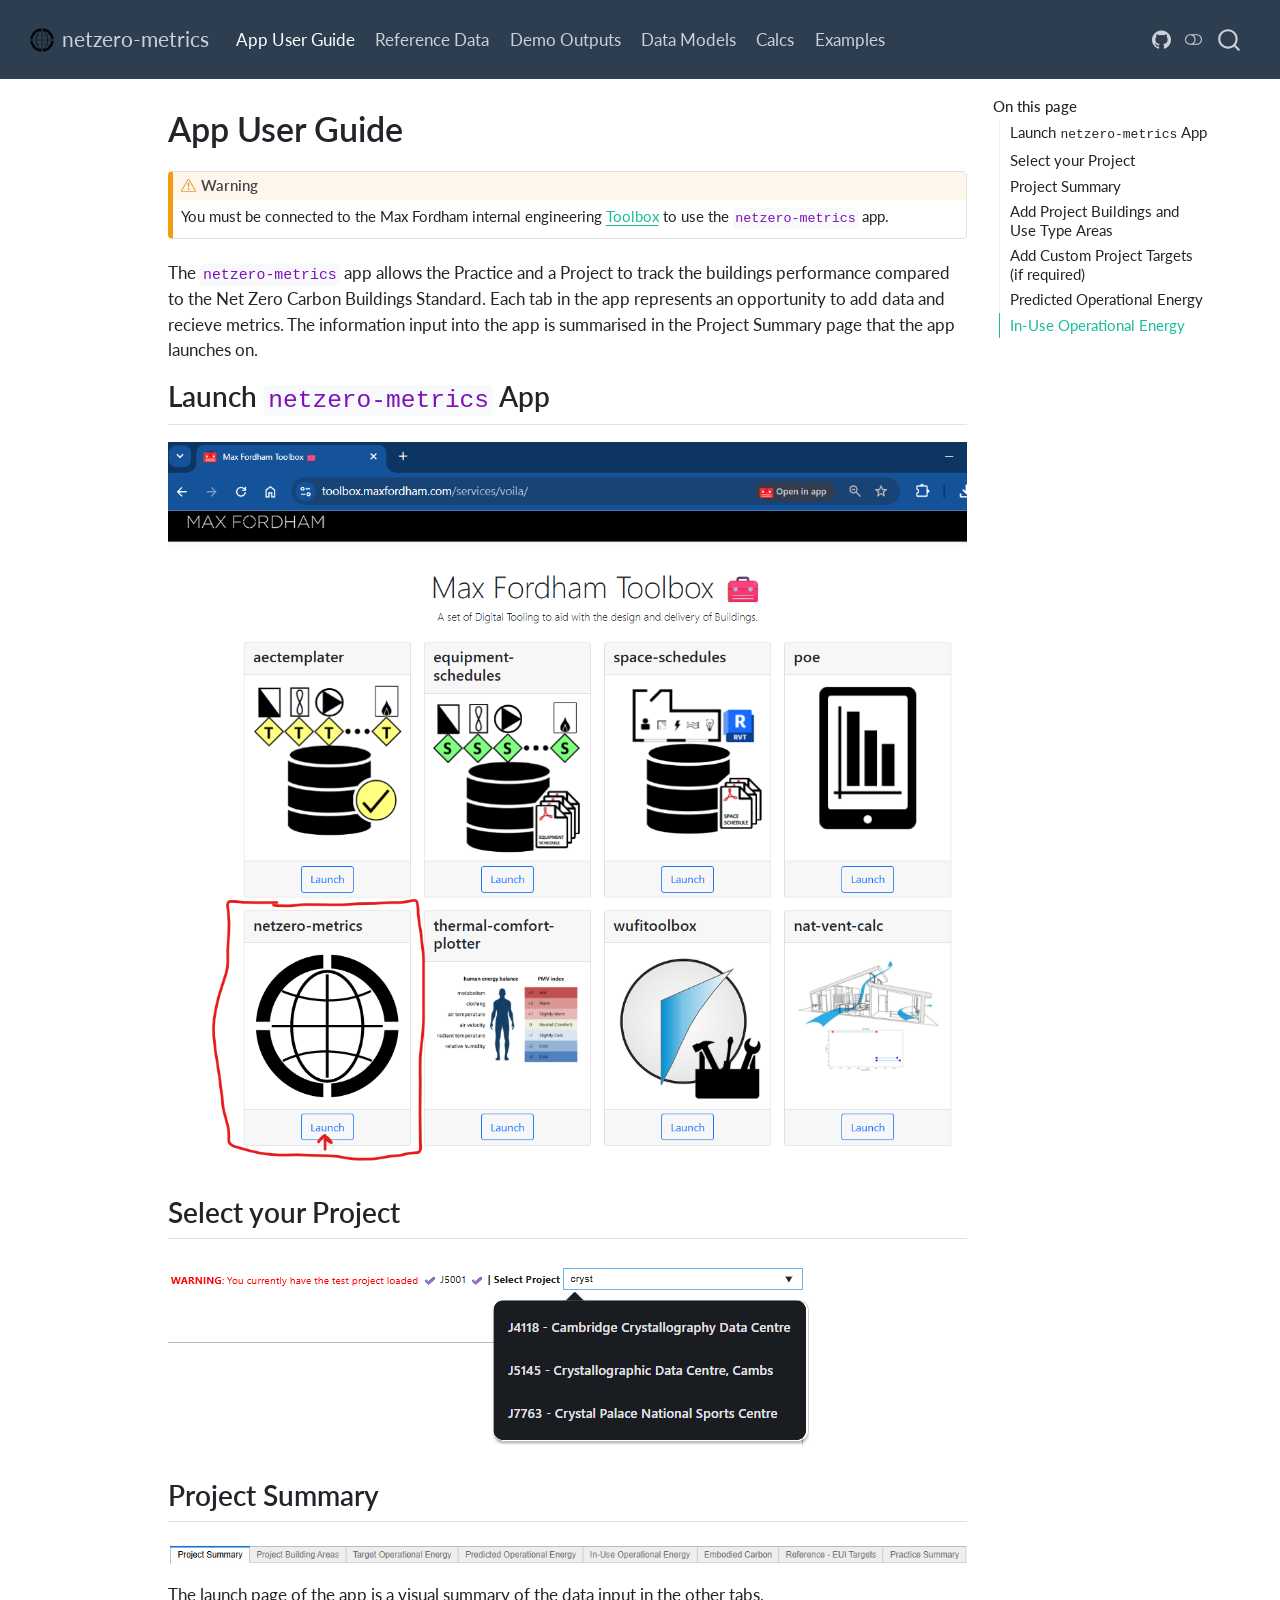
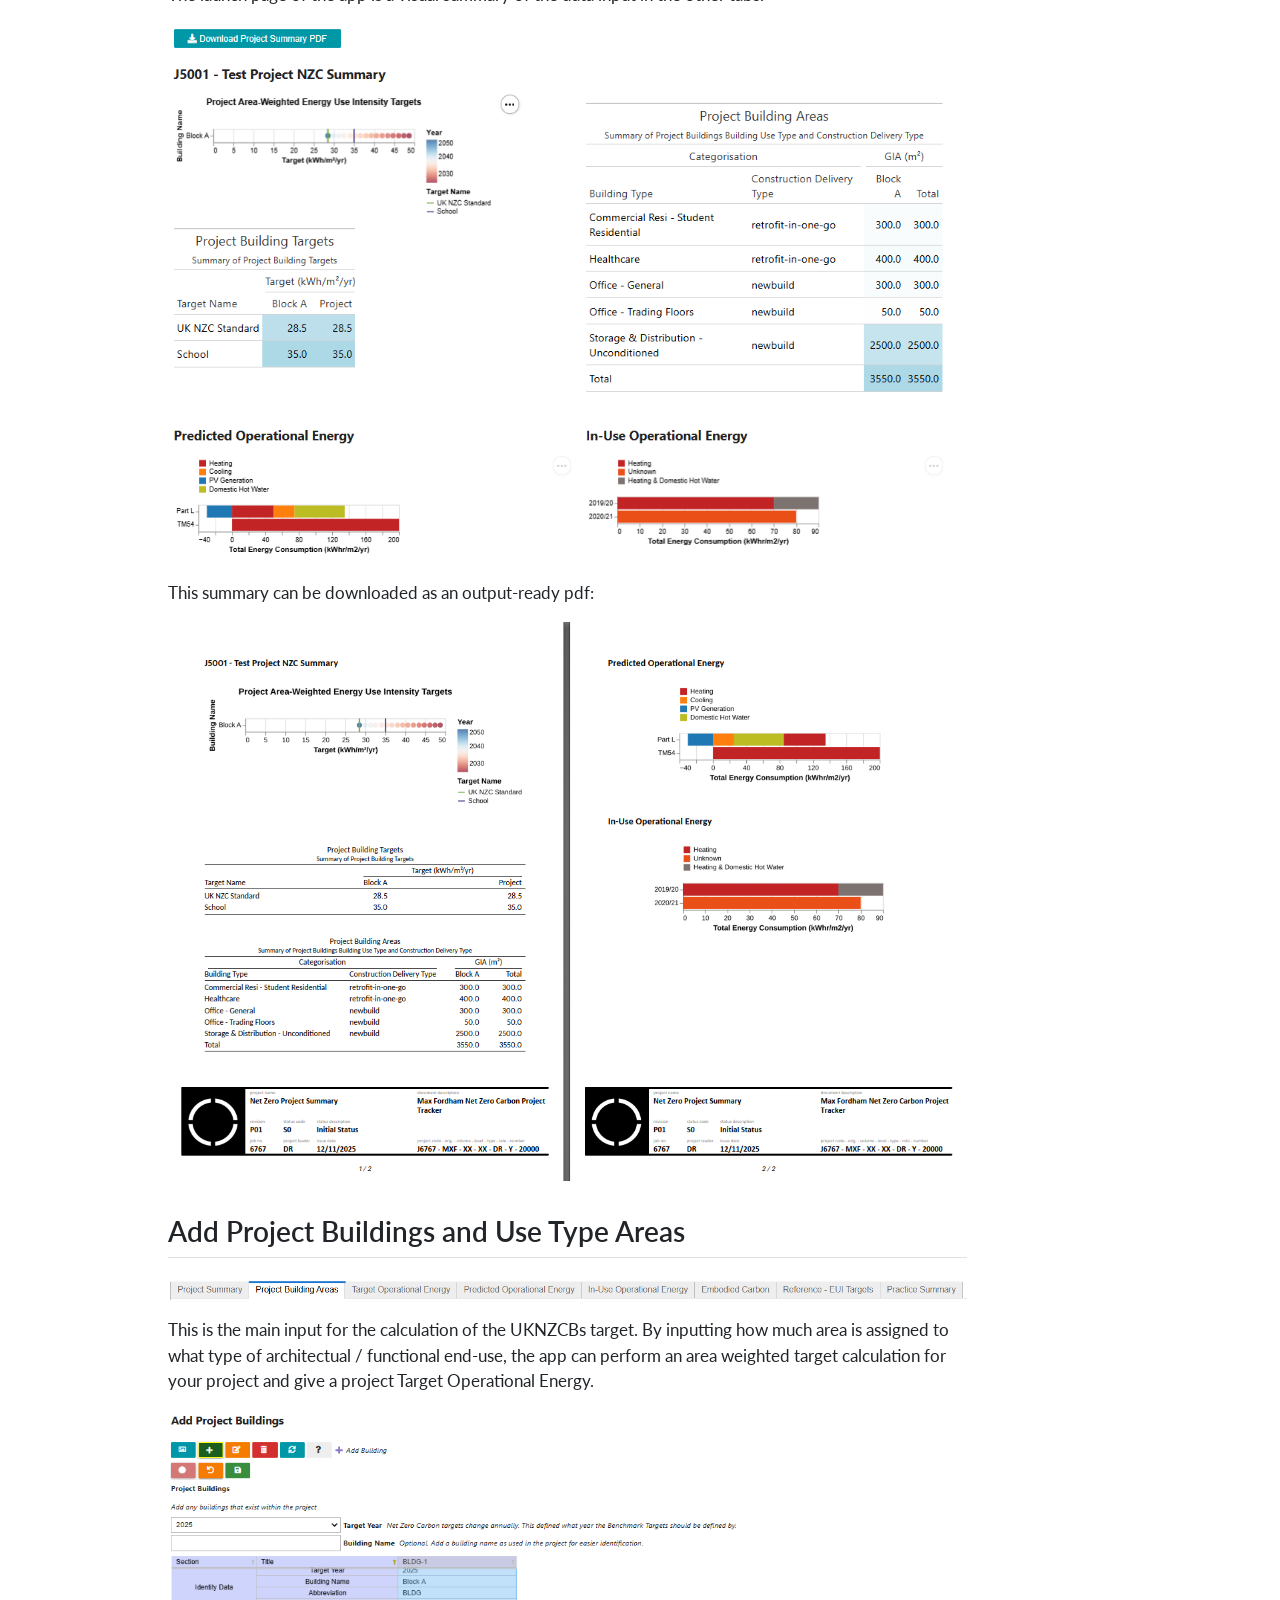
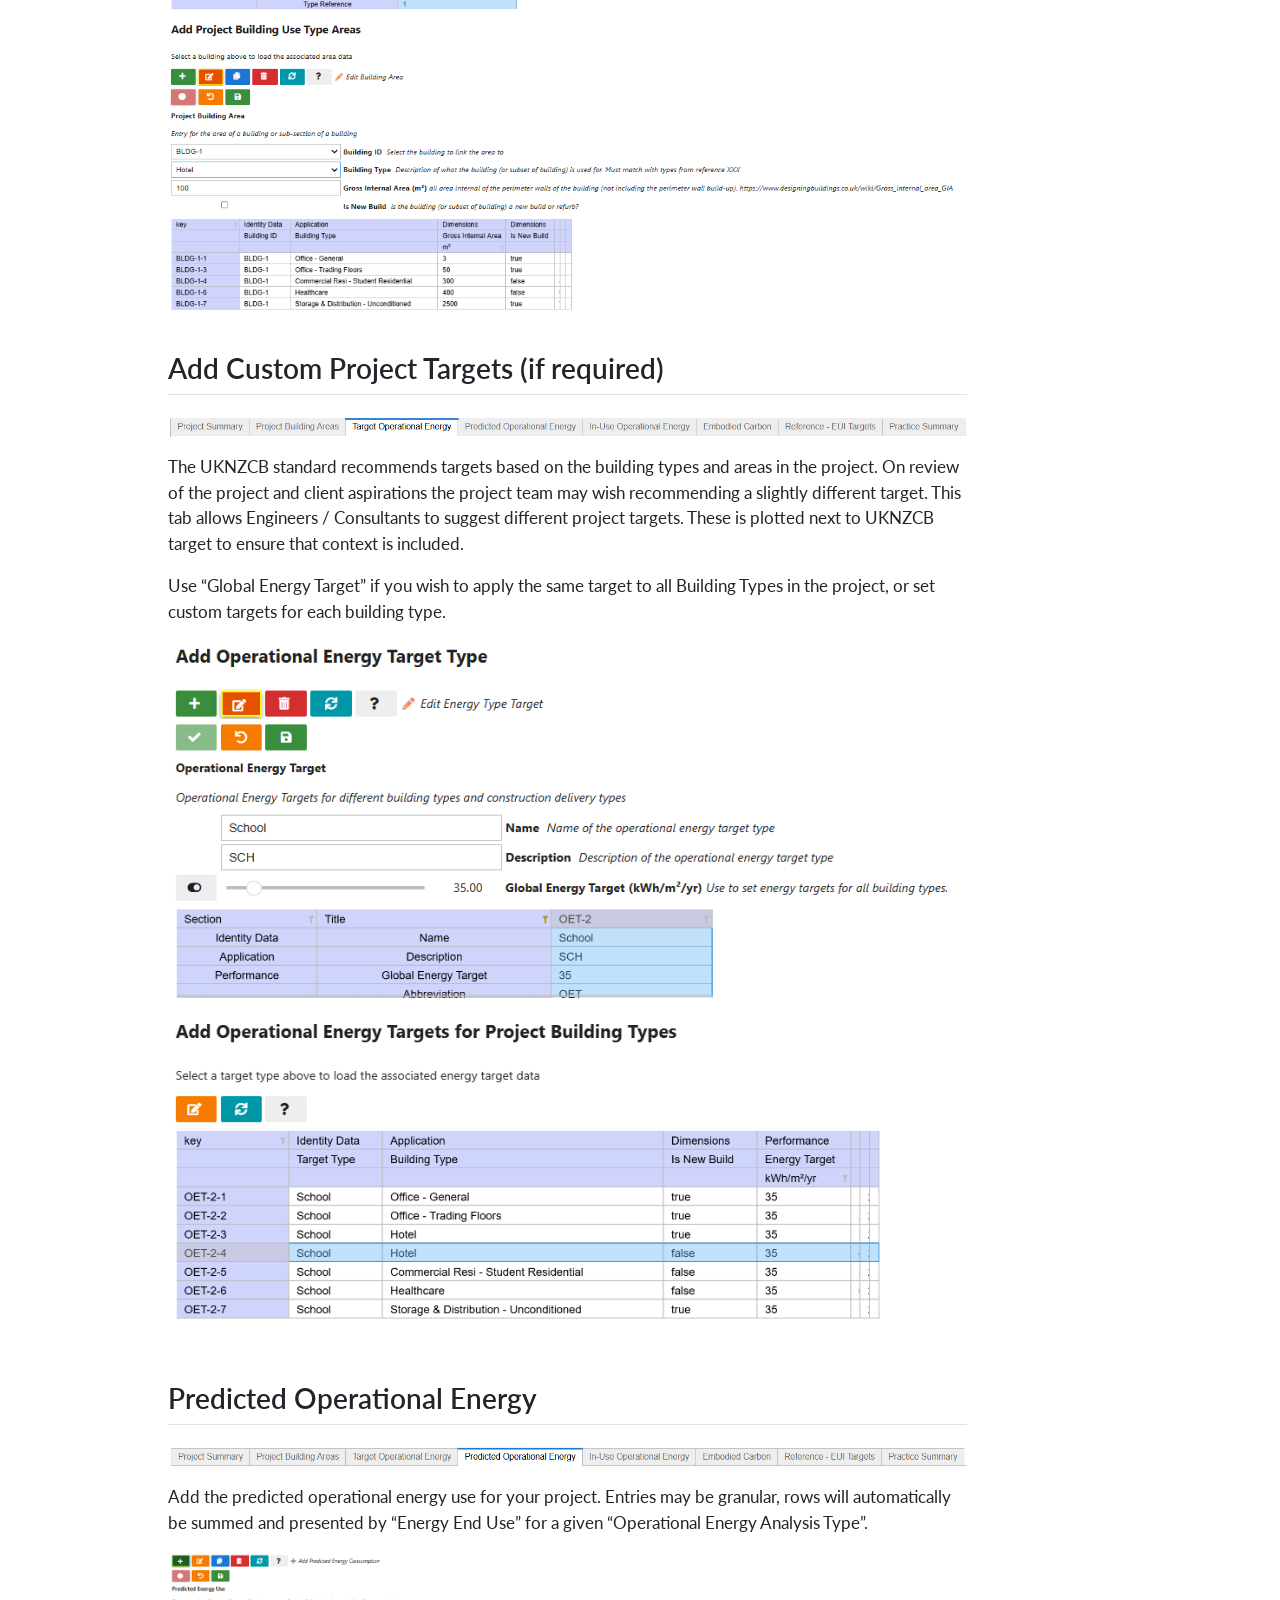
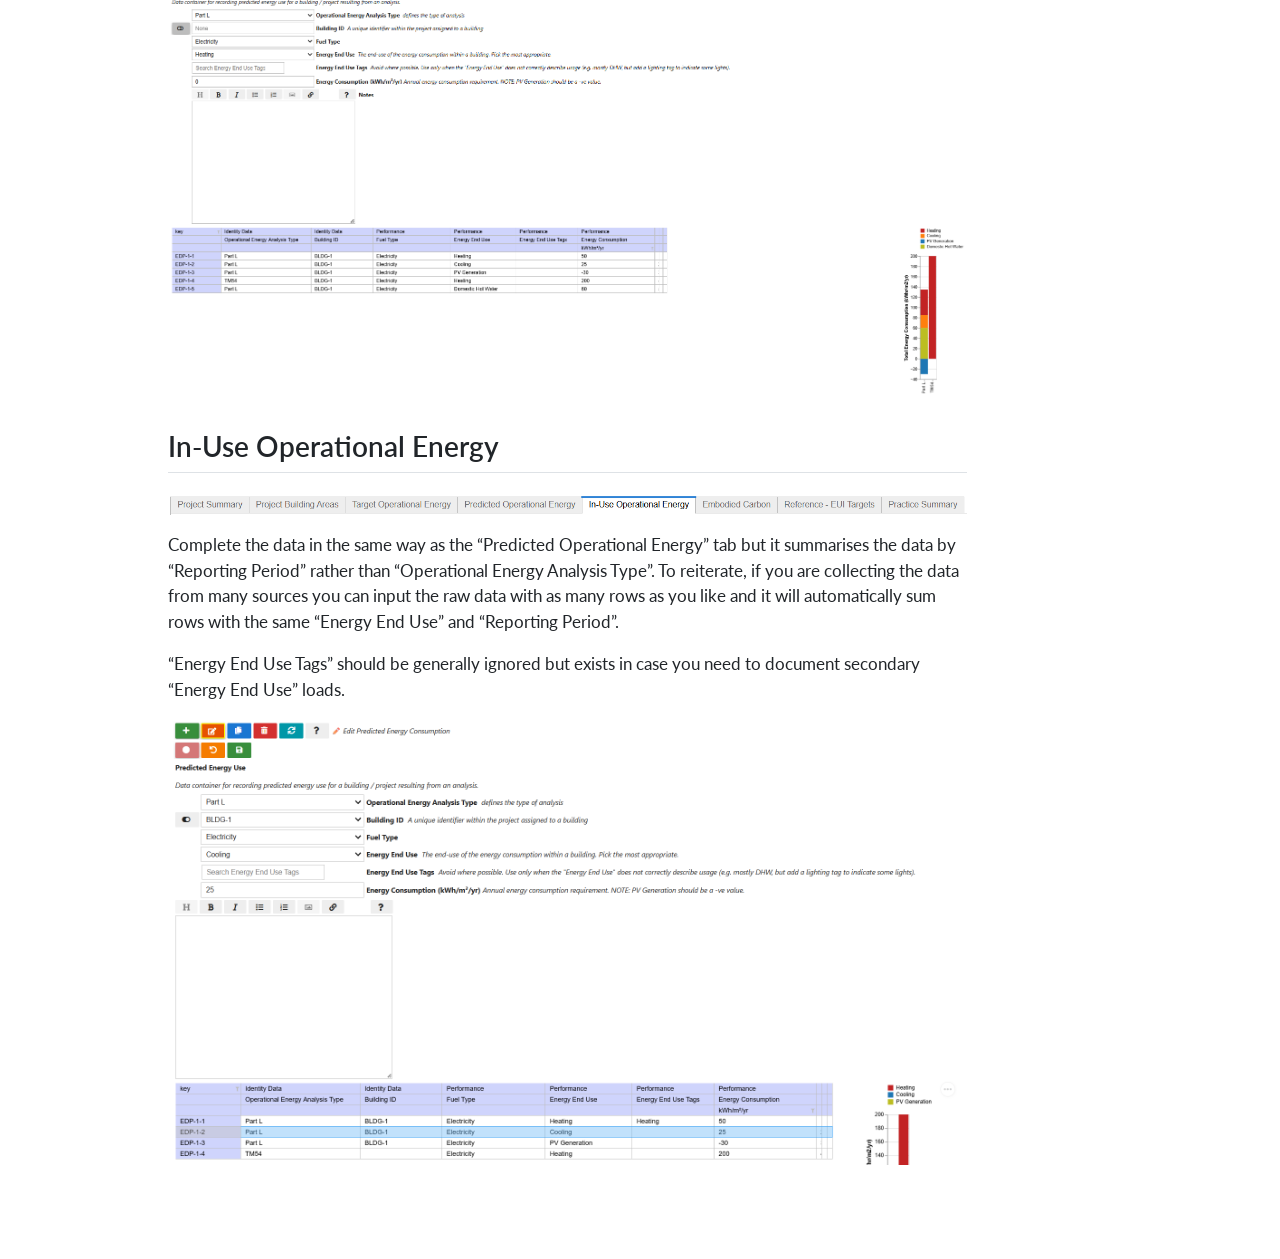
<file: app-user-guide.html>
<!DOCTYPE html>
<html xmlns="http://www.w3.org/1999/xhtml" lang="en" xml:lang="en"><head>

<meta charset="utf-8">
<meta name="generator" content="quarto-1.6.43">

<meta name="viewport" content="width=device-width, initial-scale=1.0, user-scalable=yes">


<title>App User Guide – netzero-metrics</title>
<style>
code{white-space: pre-wrap;}
span.smallcaps{font-variant: small-caps;}
div.columns{display: flex; gap: min(4vw, 1.5em);}
div.column{flex: auto; overflow-x: auto;}
div.hanging-indent{margin-left: 1.5em; text-indent: -1.5em;}
ul.task-list{list-style: none;}
ul.task-list li input[type="checkbox"] {
  width: 0.8em;
  margin: 0 0.8em 0.2em -1em; /* quarto-specific, see https://github.com/quarto-dev/quarto-cli/issues/4556 */ 
  vertical-align: middle;
}
</style>


<script src="site_libs/quarto-nav/quarto-nav.js"></script>
<script src="site_libs/quarto-nav/headroom.min.js"></script>
<script src="site_libs/clipboard/clipboard.min.js"></script>
<script src="site_libs/quarto-search/autocomplete.umd.js"></script>
<script src="site_libs/quarto-search/fuse.min.js"></script>
<script src="site_libs/quarto-search/quarto-search.js"></script>
<meta name="quarto:offset" content="./">
<link href="./images/favicon.png" rel="icon" type="image/png">
<script src="site_libs/quarto-html/quarto.js"></script>
<script src="site_libs/quarto-html/popper.min.js"></script>
<script src="site_libs/quarto-html/tippy.umd.min.js"></script>
<script src="site_libs/quarto-html/anchor.min.js"></script>
<link href="site_libs/quarto-html/tippy.css" rel="stylesheet">
<link href="site_libs/quarto-html/quarto-syntax-highlighting-d4d76bf8491c20bad77d141916dc28e1.css" rel="stylesheet" class="quarto-color-scheme" id="quarto-text-highlighting-styles">
<link href="site_libs/quarto-html/quarto-syntax-highlighting-dark-4379b0ccadffce622b03caf4c46266b3.css" rel="prefetch" class="quarto-color-scheme quarto-color-alternate" id="quarto-text-highlighting-styles">
<script src="site_libs/bootstrap/bootstrap.min.js"></script>
<link href="site_libs/bootstrap/bootstrap-icons.css" rel="stylesheet">
<link href="site_libs/bootstrap/bootstrap-f0494ef302fbe0b820041ec13679440a.min.css" rel="stylesheet" append-hash="true" class="quarto-color-scheme" id="quarto-bootstrap" data-mode="light">
<link href="site_libs/bootstrap/bootstrap-dark-1ef172a52349373444a2f78281082af2.min.css" rel="prefetch" append-hash="true" class="quarto-color-scheme quarto-color-alternate" id="quarto-bootstrap" data-mode="dark">
<script src="site_libs/quarto-contrib/glightbox/glightbox.min.js"></script>
<link href="site_libs/quarto-contrib/glightbox/glightbox.min.css" rel="stylesheet">
<link href="site_libs/quarto-contrib/glightbox/lightbox.css" rel="stylesheet">
<script id="quarto-search-options" type="application/json">{
  "location": "navbar",
  "copy-button": false,
  "collapse-after": 3,
  "panel-placement": "end",
  "type": "overlay",
  "limit": 50,
  "keyboard-shortcut": [
    "f",
    "/",
    "s"
  ],
  "show-item-context": false,
  "language": {
    "search-no-results-text": "No results",
    "search-matching-documents-text": "matching documents",
    "search-copy-link-title": "Copy link to search",
    "search-hide-matches-text": "Hide additional matches",
    "search-more-match-text": "more match in this document",
    "search-more-matches-text": "more matches in this document",
    "search-clear-button-title": "Clear",
    "search-text-placeholder": "",
    "search-detached-cancel-button-title": "Cancel",
    "search-submit-button-title": "Submit",
    "search-label": "Search"
  }
}</script>


<link rel="stylesheet" href="styles.css">
</head>

<body class="nav-fixed">

<div id="quarto-search-results"></div>
  <header id="quarto-header" class="headroom fixed-top">
    <nav class="navbar navbar-expand-lg " data-bs-theme="dark">
      <div class="navbar-container container-fluid">
      <div class="navbar-brand-container mx-auto">
    <a href="./index.html" class="navbar-brand navbar-brand-logo">
    <img src="./images/logo.png" alt="" class="navbar-logo">
    </a>
    <a class="navbar-brand" href="./index.html">
    <span class="navbar-title">netzero-metrics</span>
    </a>
  </div>
            <div id="quarto-search" class="" title="Search"></div>
          <button class="navbar-toggler" type="button" data-bs-toggle="collapse" data-bs-target="#navbarCollapse" aria-controls="navbarCollapse" role="menu" aria-expanded="false" aria-label="Toggle navigation" onclick="if (window.quartoToggleHeadroom) { window.quartoToggleHeadroom(); }">
  <span class="navbar-toggler-icon"></span>
</button>
          <div class="collapse navbar-collapse" id="navbarCollapse">
            <ul class="navbar-nav navbar-nav-scroll me-auto">
  <li class="nav-item">
    <a class="nav-link active" href="./app-user-guide.html" aria-current="page"> 
<span class="menu-text">App User Guide</span></a>
  </li>  
  <li class="nav-item">
    <a class="nav-link" href="./reference-data.html"> 
<span class="menu-text">Reference Data</span></a>
  </li>  
  <li class="nav-item">
    <a class="nav-link" href="./demo-outputs.html"> 
<span class="menu-text">Demo Outputs</span></a>
  </li>  
  <li class="nav-item">
    <a class="nav-link" href="./models.html"> 
<span class="menu-text">Data Models</span></a>
  </li>  
  <li class="nav-item">
    <a class="nav-link" href="./reference/calcs.html"> 
<span class="menu-text">Calcs</span></a>
  </li>  
  <li class="nav-item">
    <a class="nav-link" href="./examples/index.html"> 
<span class="menu-text">Examples</span></a>
  </li>  
</ul>
            <ul class="navbar-nav navbar-nav-scroll ms-auto">
  <li class="nav-item compact">
    <a class="nav-link" href="https://github.com/maxfordham/netzero-metrics"> <i class="bi bi-github" role="img" aria-label="GitHub">
</i> 
<span class="menu-text"></span></a>
  </li>  
</ul>
          </div> <!-- /navcollapse -->
            <div class="quarto-navbar-tools">
  <a href="" class="quarto-color-scheme-toggle quarto-navigation-tool  px-1" onclick="window.quartoToggleColorScheme(); return false;" title="Toggle dark mode"><i class="bi"></i></a>
</div>
      </div> <!-- /container-fluid -->
    </nav>
</header>
<!-- content -->
<div id="quarto-content" class="quarto-container page-columns page-rows-contents page-layout-article page-navbar">
<!-- sidebar -->
<!-- margin-sidebar -->
    <div id="quarto-margin-sidebar" class="sidebar margin-sidebar">
        <nav id="TOC" role="doc-toc" class="toc-active">
    <h2 id="toc-title">On this page</h2>
   
  <ul>
  <li><a href="#launch-netzero-metrics-app" id="toc-launch-netzero-metrics-app" class="nav-link active" data-scroll-target="#launch-netzero-metrics-app">Launch <code>netzero-metrics</code> App</a></li>
  <li><a href="#select-your-project" id="toc-select-your-project" class="nav-link" data-scroll-target="#select-your-project">Select your Project</a></li>
  <li><a href="#project-summary" id="toc-project-summary" class="nav-link" data-scroll-target="#project-summary">Project Summary</a></li>
  <li><a href="#add-project-buildings-and-use-type-areas" id="toc-add-project-buildings-and-use-type-areas" class="nav-link" data-scroll-target="#add-project-buildings-and-use-type-areas">Add Project Buildings and Use Type Areas</a></li>
  <li><a href="#add-custom-project-targets-if-required" id="toc-add-custom-project-targets-if-required" class="nav-link" data-scroll-target="#add-custom-project-targets-if-required">Add Custom Project Targets (if required)</a></li>
  <li><a href="#predicted-operational-energy" id="toc-predicted-operational-energy" class="nav-link" data-scroll-target="#predicted-operational-energy">Predicted Operational Energy</a></li>
  <li><a href="#in-use-operational-energy" id="toc-in-use-operational-energy" class="nav-link" data-scroll-target="#in-use-operational-energy">In-Use Operational Energy</a></li>
  </ul>
</nav>
    </div>
<!-- main -->
<main class="content" id="quarto-document-content">

<header id="title-block-header" class="quarto-title-block default">
<div class="quarto-title">
<h1 class="title">App User Guide</h1>
</div>



<div class="quarto-title-meta">

    
  
    
  </div>
  


</header>


<div class="callout callout-style-default callout-warning callout-titled">
<div class="callout-header d-flex align-content-center">
<div class="callout-icon-container">
<i class="callout-icon"></i>
</div>
<div class="callout-title-container flex-fill">
Warning
</div>
</div>
<div class="callout-body-container callout-body">
<p>You must be connected to the Max Fordham internal engineering <a href="https://toolbox.maxfordham.com/">Toolbox</a> to use the <code>netzero-metrics</code> app.</p>
</div>
</div>
<p>The <code>netzero-metrics</code> app allows the Practice and a Project to track the buildings performance compared to the Net Zero Carbon Buildings Standard. Each tab in the app represents an opportunity to add data and recieve metrics. The information input into the app is summarised in the Project Summary page that the app launches on.</p>
<section id="launch-netzero-metrics-app" class="level2">
<h2 class="anchored" data-anchor-id="launch-netzero-metrics-app">Launch <code>netzero-metrics</code> App</h2>
<p><img src="images/netzero-metrics-launch.png" class="img-fluid"></p>
</section>
<section id="select-your-project" class="level2">
<h2 class="anchored" data-anchor-id="select-your-project">Select your Project</h2>
<p><img src="images/select-project.png" class="img-fluid"></p>
</section>
<section id="project-summary" class="level2">
<h2 class="anchored" data-anchor-id="project-summary">Project Summary</h2>
<p><img src="images/project-summary-tab.png" class="img-fluid"></p>
<p>The launch page of the app is a visual summary of the data input in the other tabs.</p>
<p><a href="images/project-summary.png" class="lightbox" data-gallery="quarto-lightbox-gallery-1"><img src="images/project-summary.png" class="img-fluid"></a></p>
<p>This summary can be downloaded as an output-ready pdf:</p>
<p><a href="images/project-summary-pdf.png" class="lightbox" data-gallery="quarto-lightbox-gallery-2"><img src="images/project-summary-pdf.png" class="img-fluid"></a></p>
</section>
<section id="add-project-buildings-and-use-type-areas" class="level2">
<h2 class="anchored" data-anchor-id="add-project-buildings-and-use-type-areas">Add Project Buildings and Use Type Areas</h2>
<p><img src="images/project-building-areas-tab.png" class="img-fluid"></p>
<p>This is the main input for the calculation of the UKNZCBs target. By inputting how much area is assigned to what type of architectual / functional end-use, the app can perform an area weighted target calculation for your project and give a project Target Operational Energy.</p>
<p><a href="images/project-building-areas.png" class="lightbox" data-gallery="quarto-lightbox-gallery-3"><img src="images/project-building-areas.png" class="img-fluid"></a></p>
</section>
<section id="add-custom-project-targets-if-required" class="level2">
<h2 class="anchored" data-anchor-id="add-custom-project-targets-if-required">Add Custom Project Targets (if required)</h2>
<p><img src="images/target-operational-energy-tab.png" class="img-fluid"></p>
<p>The UKNZCB standard recommends targets based on the building types and areas in the project. On review of the project and client aspirations the project team may wish recommending a slightly different target. This tab allows Engineers / Consultants to suggest different project targets. These is plotted next to UKNZCB target to ensure that context is included.</p>
<p>Use “Global Energy Target” if you wish to apply the same target to all Building Types in the project, or set custom targets for each building type.</p>
<p><a href="images/target-operational-energy.png" class="lightbox" data-gallery="quarto-lightbox-gallery-4"><img src="images/target-operational-energy.png" class="img-fluid"></a></p>
</section>
<section id="predicted-operational-energy" class="level2">
<h2 class="anchored" data-anchor-id="predicted-operational-energy">Predicted Operational Energy</h2>
<p><img src="images/predicted-operational-energy-tab.png" class="img-fluid"></p>
<p>Add the predicted operational energy use for your project. Entries may be granular, rows will automatically be summed and presented by “Energy End Use” for a given “Operational Energy Analysis Type”.</p>
<p><img src="images/predicted-operational-energy.png" class="img-fluid"></p>
</section>
<section id="in-use-operational-energy" class="level2">
<h2 class="anchored" data-anchor-id="in-use-operational-energy">In-Use Operational Energy</h2>
<p><img src="images/in-use-operational-energy-tab.png" class="img-fluid"></p>
<p>Complete the data in the same way as the “Predicted Operational Energy” tab but it summarises the data by “Reporting Period” rather than “Operational Energy Analysis Type”. To reiterate, if you are collecting the data from many sources you can input the raw data with as many rows as you like and it will automatically sum rows with the same “Energy End Use” and “Reporting Period”.</p>
<p>“Energy End Use Tags” should be generally ignored but exists in case you need to document secondary “Energy End Use” loads.</p>
<p><a href="images/in-use-operational-energy.png" class="lightbox" data-gallery="quarto-lightbox-gallery-5"><img src="images/in-use-operational-energy.png" class="img-fluid"></a></p>


</section>

</main> <!-- /main -->
<script id="quarto-html-after-body" type="application/javascript">
window.document.addEventListener("DOMContentLoaded", function (event) {
  const toggleBodyColorMode = (bsSheetEl) => {
    const mode = bsSheetEl.getAttribute("data-mode");
    const bodyEl = window.document.querySelector("body");
    if (mode === "dark") {
      bodyEl.classList.add("quarto-dark");
      bodyEl.classList.remove("quarto-light");
    } else {
      bodyEl.classList.add("quarto-light");
      bodyEl.classList.remove("quarto-dark");
    }
  }
  const toggleBodyColorPrimary = () => {
    const bsSheetEl = window.document.querySelector("link#quarto-bootstrap");
    if (bsSheetEl) {
      toggleBodyColorMode(bsSheetEl);
    }
  }
  toggleBodyColorPrimary();  
  const disableStylesheet = (stylesheets) => {
    for (let i=0; i < stylesheets.length; i++) {
      const stylesheet = stylesheets[i];
      stylesheet.rel = 'prefetch';
    }
  }
  const enableStylesheet = (stylesheets) => {
    for (let i=0; i < stylesheets.length; i++) {
      const stylesheet = stylesheets[i];
      stylesheet.rel = 'stylesheet';
    }
  }
  const manageTransitions = (selector, allowTransitions) => {
    const els = window.document.querySelectorAll(selector);
    for (let i=0; i < els.length; i++) {
      const el = els[i];
      if (allowTransitions) {
        el.classList.remove('notransition');
      } else {
        el.classList.add('notransition');
      }
    }
  }
  const toggleGiscusIfUsed = (isAlternate, darkModeDefault) => {
    const baseTheme = document.querySelector('#giscus-base-theme')?.value ?? 'light';
    const alternateTheme = document.querySelector('#giscus-alt-theme')?.value ?? 'dark';
    let newTheme = '';
    if(darkModeDefault) {
      newTheme = isAlternate ? baseTheme : alternateTheme;
    } else {
      newTheme = isAlternate ? alternateTheme : baseTheme;
    }
    const changeGiscusTheme = () => {
      // From: https://github.com/giscus/giscus/issues/336
      const sendMessage = (message) => {
        const iframe = document.querySelector('iframe.giscus-frame');
        if (!iframe) return;
        iframe.contentWindow.postMessage({ giscus: message }, 'https://giscus.app');
      }
      sendMessage({
        setConfig: {
          theme: newTheme
        }
      });
    }
    const isGiscussLoaded = window.document.querySelector('iframe.giscus-frame') !== null;
    if (isGiscussLoaded) {
      changeGiscusTheme();
    }
  }
  const toggleColorMode = (alternate) => {
    // Switch the stylesheets
    const alternateStylesheets = window.document.querySelectorAll('link.quarto-color-scheme.quarto-color-alternate');
    manageTransitions('#quarto-margin-sidebar .nav-link', false);
    if (alternate) {
      enableStylesheet(alternateStylesheets);
      for (const sheetNode of alternateStylesheets) {
        if (sheetNode.id === "quarto-bootstrap") {
          toggleBodyColorMode(sheetNode);
        }
      }
    } else {
      disableStylesheet(alternateStylesheets);
      toggleBodyColorPrimary();
    }
    manageTransitions('#quarto-margin-sidebar .nav-link', true);
    // Switch the toggles
    const toggles = window.document.querySelectorAll('.quarto-color-scheme-toggle');
    for (let i=0; i < toggles.length; i++) {
      const toggle = toggles[i];
      if (toggle) {
        if (alternate) {
          toggle.classList.add("alternate");     
        } else {
          toggle.classList.remove("alternate");
        }
      }
    }
    // Hack to workaround the fact that safari doesn't
    // properly recolor the scrollbar when toggling (#1455)
    if (navigator.userAgent.indexOf('Safari') > 0 && navigator.userAgent.indexOf('Chrome') == -1) {
      manageTransitions("body", false);
      window.scrollTo(0, 1);
      setTimeout(() => {
        window.scrollTo(0, 0);
        manageTransitions("body", true);
      }, 40);  
    }
  }
  const isFileUrl = () => { 
    return window.location.protocol === 'file:';
  }
  const hasAlternateSentinel = () => {  
    let styleSentinel = getColorSchemeSentinel();
    if (styleSentinel !== null) {
      return styleSentinel === "alternate";
    } else {
      return false;
    }
  }
  const setStyleSentinel = (alternate) => {
    const value = alternate ? "alternate" : "default";
    if (!isFileUrl()) {
      window.localStorage.setItem("quarto-color-scheme", value);
    } else {
      localAlternateSentinel = value;
    }
  }
  const getColorSchemeSentinel = () => {
    if (!isFileUrl()) {
      const storageValue = window.localStorage.getItem("quarto-color-scheme");
      return storageValue != null ? storageValue : localAlternateSentinel;
    } else {
      return localAlternateSentinel;
    }
  }
  const darkModeDefault = false;
  let localAlternateSentinel = darkModeDefault ? 'alternate' : 'default';
  // Dark / light mode switch
  window.quartoToggleColorScheme = () => {
    // Read the current dark / light value 
    let toAlternate = !hasAlternateSentinel();
    toggleColorMode(toAlternate);
    setStyleSentinel(toAlternate);
    toggleGiscusIfUsed(toAlternate, darkModeDefault);
  };
  // Ensure there is a toggle, if there isn't float one in the top right
  if (window.document.querySelector('.quarto-color-scheme-toggle') === null) {
    const a = window.document.createElement('a');
    a.classList.add('top-right');
    a.classList.add('quarto-color-scheme-toggle');
    a.href = "";
    a.onclick = function() { try { window.quartoToggleColorScheme(); } catch {} return false; };
    const i = window.document.createElement("i");
    i.classList.add('bi');
    a.appendChild(i);
    window.document.body.appendChild(a);
  }
  // Switch to dark mode if need be
  if (hasAlternateSentinel()) {
    toggleColorMode(true);
  } else {
    toggleColorMode(false);
  }
  const icon = "";
  const anchorJS = new window.AnchorJS();
  anchorJS.options = {
    placement: 'right',
    icon: icon
  };
  anchorJS.add('.anchored');
  const isCodeAnnotation = (el) => {
    for (const clz of el.classList) {
      if (clz.startsWith('code-annotation-')) {                     
        return true;
      }
    }
    return false;
  }
  const onCopySuccess = function(e) {
    // button target
    const button = e.trigger;
    // don't keep focus
    button.blur();
    // flash "checked"
    button.classList.add('code-copy-button-checked');
    var currentTitle = button.getAttribute("title");
    button.setAttribute("title", "Copied!");
    let tooltip;
    if (window.bootstrap) {
      button.setAttribute("data-bs-toggle", "tooltip");
      button.setAttribute("data-bs-placement", "left");
      button.setAttribute("data-bs-title", "Copied!");
      tooltip = new bootstrap.Tooltip(button, 
        { trigger: "manual", 
          customClass: "code-copy-button-tooltip",
          offset: [0, -8]});
      tooltip.show();    
    }
    setTimeout(function() {
      if (tooltip) {
        tooltip.hide();
        button.removeAttribute("data-bs-title");
        button.removeAttribute("data-bs-toggle");
        button.removeAttribute("data-bs-placement");
      }
      button.setAttribute("title", currentTitle);
      button.classList.remove('code-copy-button-checked');
    }, 1000);
    // clear code selection
    e.clearSelection();
  }
  const getTextToCopy = function(trigger) {
      const codeEl = trigger.previousElementSibling.cloneNode(true);
      for (const childEl of codeEl.children) {
        if (isCodeAnnotation(childEl)) {
          childEl.remove();
        }
      }
      return codeEl.innerText;
  }
  const clipboard = new window.ClipboardJS('.code-copy-button:not([data-in-quarto-modal])', {
    text: getTextToCopy
  });
  clipboard.on('success', onCopySuccess);
  if (window.document.getElementById('quarto-embedded-source-code-modal')) {
    const clipboardModal = new window.ClipboardJS('.code-copy-button[data-in-quarto-modal]', {
      text: getTextToCopy,
      container: window.document.getElementById('quarto-embedded-source-code-modal')
    });
    clipboardModal.on('success', onCopySuccess);
  }
    var localhostRegex = new RegExp(/^(?:http|https):\/\/localhost\:?[0-9]*\//);
    var mailtoRegex = new RegExp(/^mailto:/);
      var filterRegex = new RegExp('/' + window.location.host + '/');
    var isInternal = (href) => {
        return filterRegex.test(href) || localhostRegex.test(href) || mailtoRegex.test(href);
    }
    // Inspect non-navigation links and adorn them if external
 	var links = window.document.querySelectorAll('a[href]:not(.nav-link):not(.navbar-brand):not(.toc-action):not(.sidebar-link):not(.sidebar-item-toggle):not(.pagination-link):not(.no-external):not([aria-hidden]):not(.dropdown-item):not(.quarto-navigation-tool):not(.about-link)');
    for (var i=0; i<links.length; i++) {
      const link = links[i];
      if (!isInternal(link.href)) {
        // undo the damage that might have been done by quarto-nav.js in the case of
        // links that we want to consider external
        if (link.dataset.originalHref !== undefined) {
          link.href = link.dataset.originalHref;
        }
      }
    }
  function tippyHover(el, contentFn, onTriggerFn, onUntriggerFn) {
    const config = {
      allowHTML: true,
      maxWidth: 500,
      delay: 100,
      arrow: false,
      appendTo: function(el) {
          return el.parentElement;
      },
      interactive: true,
      interactiveBorder: 10,
      theme: 'quarto',
      placement: 'bottom-start',
    };
    if (contentFn) {
      config.content = contentFn;
    }
    if (onTriggerFn) {
      config.onTrigger = onTriggerFn;
    }
    if (onUntriggerFn) {
      config.onUntrigger = onUntriggerFn;
    }
    window.tippy(el, config); 
  }
  const noterefs = window.document.querySelectorAll('a[role="doc-noteref"]');
  for (var i=0; i<noterefs.length; i++) {
    const ref = noterefs[i];
    tippyHover(ref, function() {
      // use id or data attribute instead here
      let href = ref.getAttribute('data-footnote-href') || ref.getAttribute('href');
      try { href = new URL(href).hash; } catch {}
      const id = href.replace(/^#\/?/, "");
      const note = window.document.getElementById(id);
      if (note) {
        return note.innerHTML;
      } else {
        return "";
      }
    });
  }
  const xrefs = window.document.querySelectorAll('a.quarto-xref');
  const processXRef = (id, note) => {
    // Strip column container classes
    const stripColumnClz = (el) => {
      el.classList.remove("page-full", "page-columns");
      if (el.children) {
        for (const child of el.children) {
          stripColumnClz(child);
        }
      }
    }
    stripColumnClz(note)
    if (id === null || id.startsWith('sec-')) {
      // Special case sections, only their first couple elements
      const container = document.createElement("div");
      if (note.children && note.children.length > 2) {
        container.appendChild(note.children[0].cloneNode(true));
        for (let i = 1; i < note.children.length; i++) {
          const child = note.children[i];
          if (child.tagName === "P" && child.innerText === "") {
            continue;
          } else {
            container.appendChild(child.cloneNode(true));
            break;
          }
        }
        if (window.Quarto?.typesetMath) {
          window.Quarto.typesetMath(container);
        }
        return container.innerHTML
      } else {
        if (window.Quarto?.typesetMath) {
          window.Quarto.typesetMath(note);
        }
        return note.innerHTML;
      }
    } else {
      // Remove any anchor links if they are present
      const anchorLink = note.querySelector('a.anchorjs-link');
      if (anchorLink) {
        anchorLink.remove();
      }
      if (window.Quarto?.typesetMath) {
        window.Quarto.typesetMath(note);
      }
      if (note.classList.contains("callout")) {
        return note.outerHTML;
      } else {
        return note.innerHTML;
      }
    }
  }
  for (var i=0; i<xrefs.length; i++) {
    const xref = xrefs[i];
    tippyHover(xref, undefined, function(instance) {
      instance.disable();
      let url = xref.getAttribute('href');
      let hash = undefined; 
      if (url.startsWith('#')) {
        hash = url;
      } else {
        try { hash = new URL(url).hash; } catch {}
      }
      if (hash) {
        const id = hash.replace(/^#\/?/, "");
        const note = window.document.getElementById(id);
        if (note !== null) {
          try {
            const html = processXRef(id, note.cloneNode(true));
            instance.setContent(html);
          } finally {
            instance.enable();
            instance.show();
          }
        } else {
          // See if we can fetch this
          fetch(url.split('#')[0])
          .then(res => res.text())
          .then(html => {
            const parser = new DOMParser();
            const htmlDoc = parser.parseFromString(html, "text/html");
            const note = htmlDoc.getElementById(id);
            if (note !== null) {
              const html = processXRef(id, note);
              instance.setContent(html);
            } 
          }).finally(() => {
            instance.enable();
            instance.show();
          });
        }
      } else {
        // See if we can fetch a full url (with no hash to target)
        // This is a special case and we should probably do some content thinning / targeting
        fetch(url)
        .then(res => res.text())
        .then(html => {
          const parser = new DOMParser();
          const htmlDoc = parser.parseFromString(html, "text/html");
          const note = htmlDoc.querySelector('main.content');
          if (note !== null) {
            // This should only happen for chapter cross references
            // (since there is no id in the URL)
            // remove the first header
            if (note.children.length > 0 && note.children[0].tagName === "HEADER") {
              note.children[0].remove();
            }
            const html = processXRef(null, note);
            instance.setContent(html);
          } 
        }).finally(() => {
          instance.enable();
          instance.show();
        });
      }
    }, function(instance) {
    });
  }
      let selectedAnnoteEl;
      const selectorForAnnotation = ( cell, annotation) => {
        let cellAttr = 'data-code-cell="' + cell + '"';
        let lineAttr = 'data-code-annotation="' +  annotation + '"';
        const selector = 'span[' + cellAttr + '][' + lineAttr + ']';
        return selector;
      }
      const selectCodeLines = (annoteEl) => {
        const doc = window.document;
        const targetCell = annoteEl.getAttribute("data-target-cell");
        const targetAnnotation = annoteEl.getAttribute("data-target-annotation");
        const annoteSpan = window.document.querySelector(selectorForAnnotation(targetCell, targetAnnotation));
        const lines = annoteSpan.getAttribute("data-code-lines").split(",");
        const lineIds = lines.map((line) => {
          return targetCell + "-" + line;
        })
        let top = null;
        let height = null;
        let parent = null;
        if (lineIds.length > 0) {
            //compute the position of the single el (top and bottom and make a div)
            const el = window.document.getElementById(lineIds[0]);
            top = el.offsetTop;
            height = el.offsetHeight;
            parent = el.parentElement.parentElement;
          if (lineIds.length > 1) {
            const lastEl = window.document.getElementById(lineIds[lineIds.length - 1]);
            const bottom = lastEl.offsetTop + lastEl.offsetHeight;
            height = bottom - top;
          }
          if (top !== null && height !== null && parent !== null) {
            // cook up a div (if necessary) and position it 
            let div = window.document.getElementById("code-annotation-line-highlight");
            if (div === null) {
              div = window.document.createElement("div");
              div.setAttribute("id", "code-annotation-line-highlight");
              div.style.position = 'absolute';
              parent.appendChild(div);
            }
            div.style.top = top - 2 + "px";
            div.style.height = height + 4 + "px";
            div.style.left = 0;
            let gutterDiv = window.document.getElementById("code-annotation-line-highlight-gutter");
            if (gutterDiv === null) {
              gutterDiv = window.document.createElement("div");
              gutterDiv.setAttribute("id", "code-annotation-line-highlight-gutter");
              gutterDiv.style.position = 'absolute';
              const codeCell = window.document.getElementById(targetCell);
              const gutter = codeCell.querySelector('.code-annotation-gutter');
              gutter.appendChild(gutterDiv);
            }
            gutterDiv.style.top = top - 2 + "px";
            gutterDiv.style.height = height + 4 + "px";
          }
          selectedAnnoteEl = annoteEl;
        }
      };
      const unselectCodeLines = () => {
        const elementsIds = ["code-annotation-line-highlight", "code-annotation-line-highlight-gutter"];
        elementsIds.forEach((elId) => {
          const div = window.document.getElementById(elId);
          if (div) {
            div.remove();
          }
        });
        selectedAnnoteEl = undefined;
      };
        // Handle positioning of the toggle
    window.addEventListener(
      "resize",
      throttle(() => {
        elRect = undefined;
        if (selectedAnnoteEl) {
          selectCodeLines(selectedAnnoteEl);
        }
      }, 10)
    );
    function throttle(fn, ms) {
    let throttle = false;
    let timer;
      return (...args) => {
        if(!throttle) { // first call gets through
            fn.apply(this, args);
            throttle = true;
        } else { // all the others get throttled
            if(timer) clearTimeout(timer); // cancel #2
            timer = setTimeout(() => {
              fn.apply(this, args);
              timer = throttle = false;
            }, ms);
        }
      };
    }
      // Attach click handler to the DT
      const annoteDls = window.document.querySelectorAll('dt[data-target-cell]');
      for (const annoteDlNode of annoteDls) {
        annoteDlNode.addEventListener('click', (event) => {
          const clickedEl = event.target;
          if (clickedEl !== selectedAnnoteEl) {
            unselectCodeLines();
            const activeEl = window.document.querySelector('dt[data-target-cell].code-annotation-active');
            if (activeEl) {
              activeEl.classList.remove('code-annotation-active');
            }
            selectCodeLines(clickedEl);
            clickedEl.classList.add('code-annotation-active');
          } else {
            // Unselect the line
            unselectCodeLines();
            clickedEl.classList.remove('code-annotation-active');
          }
        });
      }
  const findCites = (el) => {
    const parentEl = el.parentElement;
    if (parentEl) {
      const cites = parentEl.dataset.cites;
      if (cites) {
        return {
          el,
          cites: cites.split(' ')
        };
      } else {
        return findCites(el.parentElement)
      }
    } else {
      return undefined;
    }
  };
  var bibliorefs = window.document.querySelectorAll('a[role="doc-biblioref"]');
  for (var i=0; i<bibliorefs.length; i++) {
    const ref = bibliorefs[i];
    const citeInfo = findCites(ref);
    if (citeInfo) {
      tippyHover(citeInfo.el, function() {
        var popup = window.document.createElement('div');
        citeInfo.cites.forEach(function(cite) {
          var citeDiv = window.document.createElement('div');
          citeDiv.classList.add('hanging-indent');
          citeDiv.classList.add('csl-entry');
          var biblioDiv = window.document.getElementById('ref-' + cite);
          if (biblioDiv) {
            citeDiv.innerHTML = biblioDiv.innerHTML;
          }
          popup.appendChild(citeDiv);
        });
        return popup.innerHTML;
      });
    }
  }
});
</script>
</div> <!-- /content -->
<script>var lightboxQuarto = GLightbox({"closeEffect":"zoom","descPosition":"bottom","loop":false,"openEffect":"zoom","selector":".lightbox"});
(function() {
  let previousOnload = window.onload;
  window.onload = () => {
    if (previousOnload) {
      previousOnload();
    }
    lightboxQuarto.on('slide_before_load', (data) => {
      const { slideIndex, slideNode, slideConfig, player, trigger } = data;
      const href = trigger.getAttribute('href');
      if (href !== null) {
        const imgEl = window.document.querySelector(`a[href="${href}"] img`);
        if (imgEl !== null) {
          const srcAttr = imgEl.getAttribute("src");
          if (srcAttr && srcAttr.startsWith("data:")) {
            slideConfig.href = srcAttr;
          }
        }
      } 
    });
  
    lightboxQuarto.on('slide_after_load', (data) => {
      const { slideIndex, slideNode, slideConfig, player, trigger } = data;
      if (window.Quarto?.typesetMath) {
        window.Quarto.typesetMath(slideNode);
      }
    });
  
  };
  
})();
          </script>




</body></html>
</file>
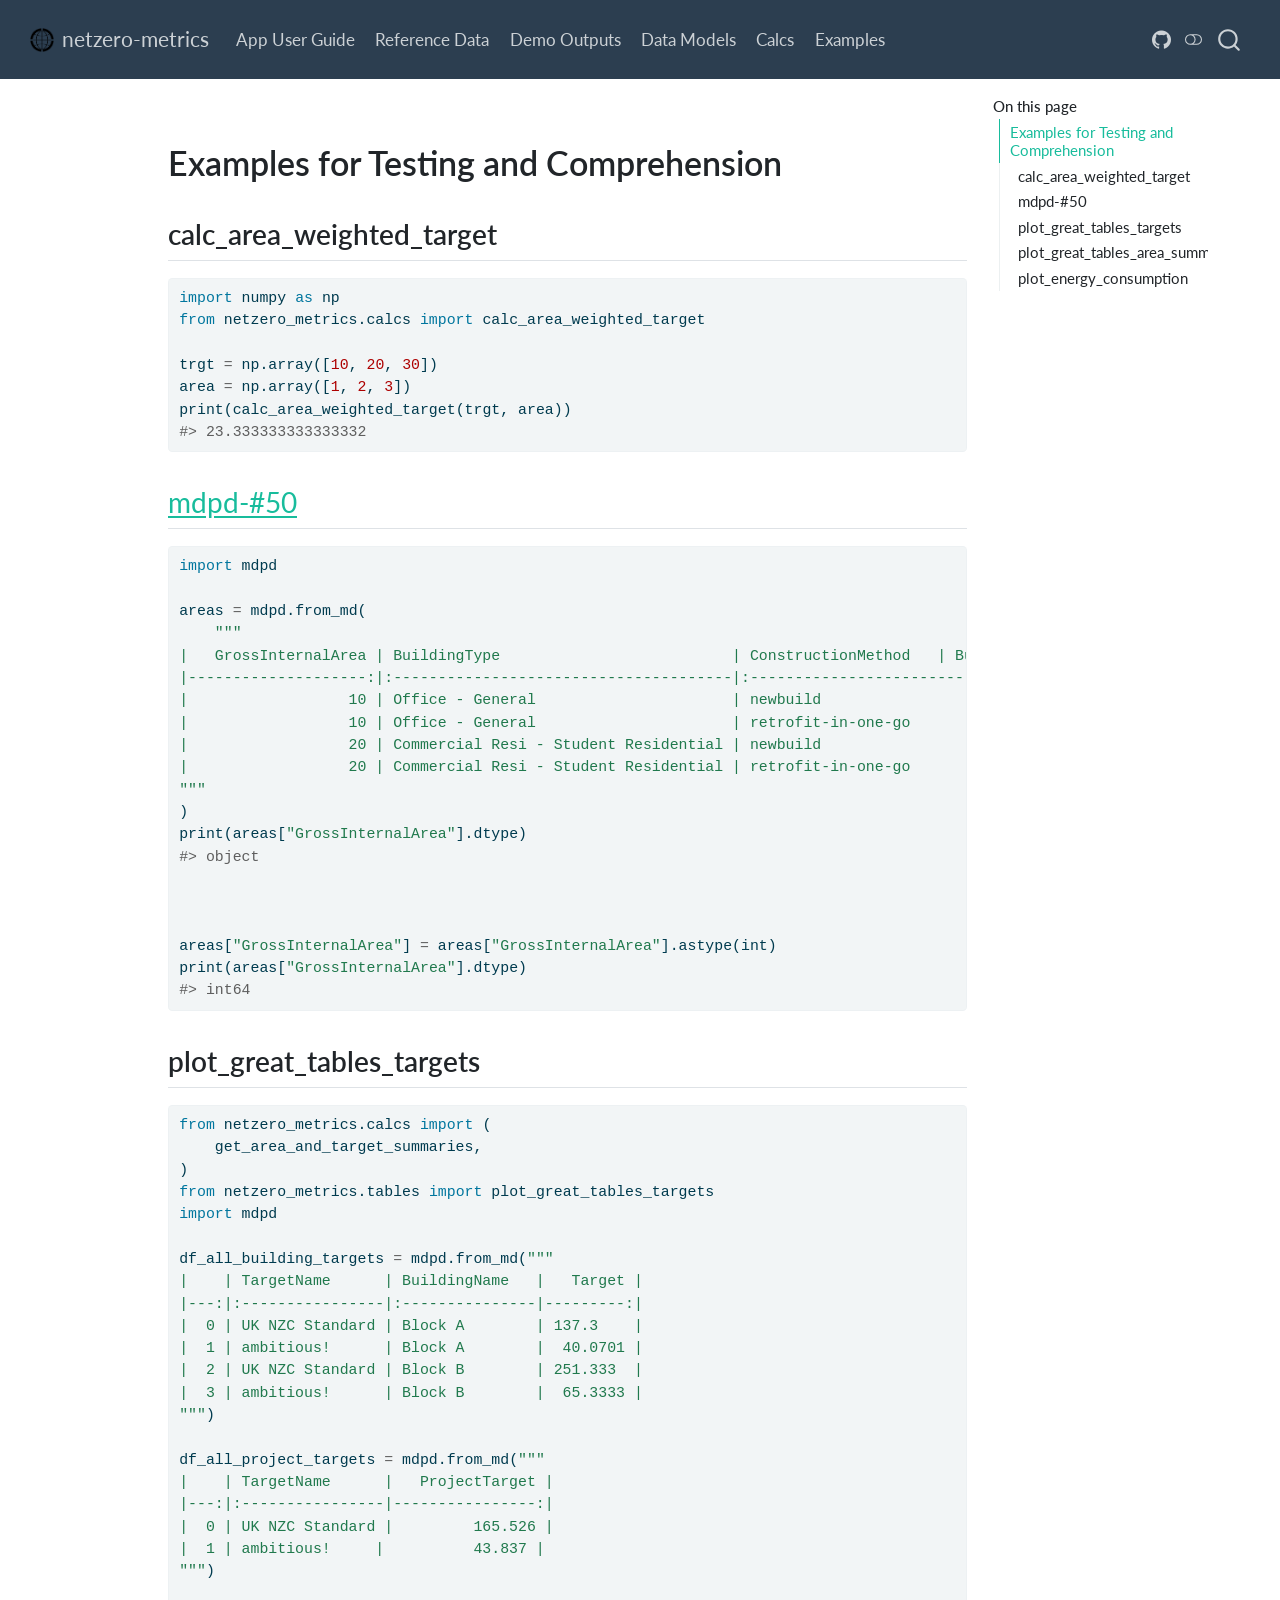
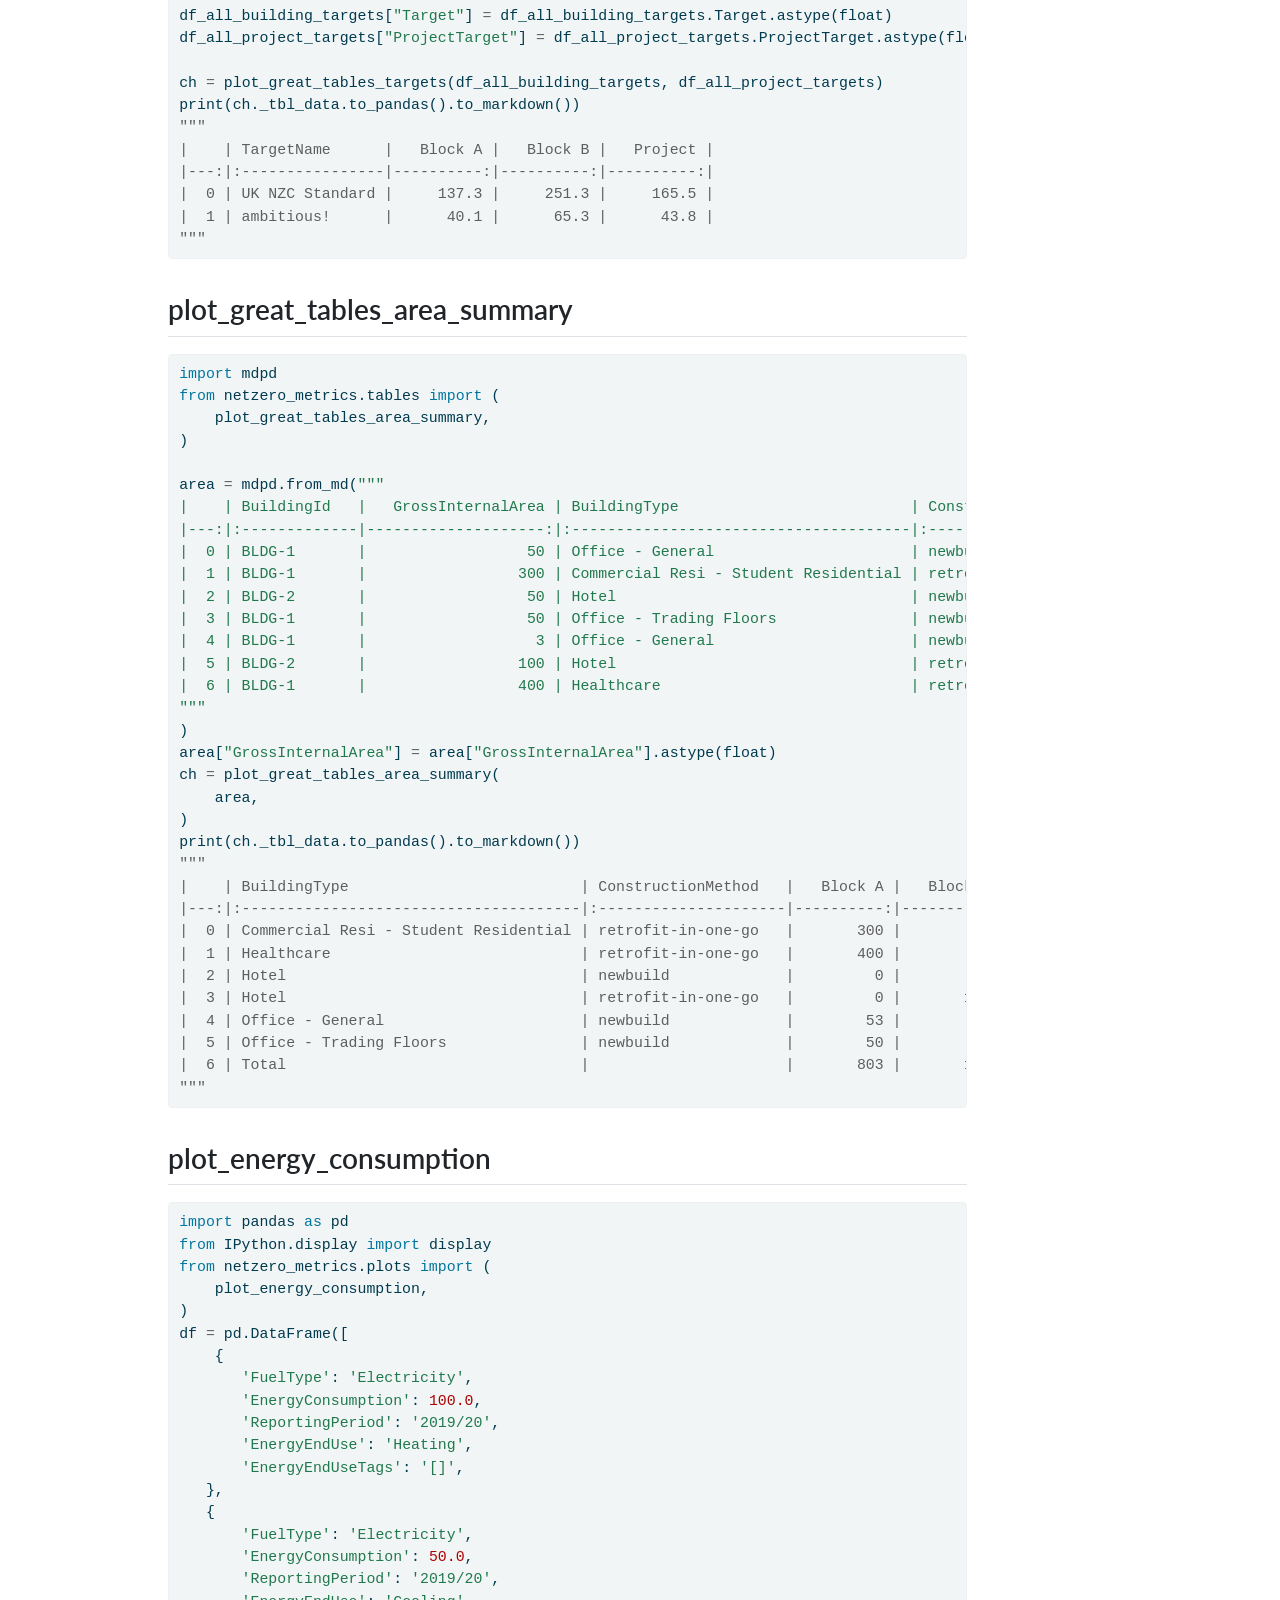
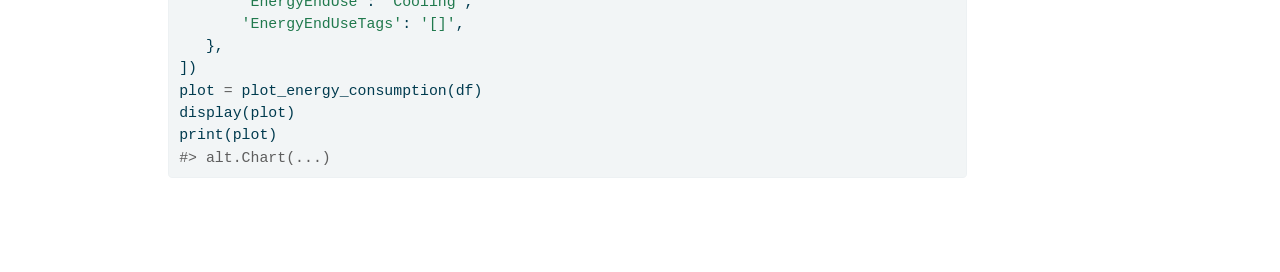
<file: examples.html>
<!DOCTYPE html>
<html xmlns="http://www.w3.org/1999/xhtml" lang="en" xml:lang="en"><head>

<meta charset="utf-8">
<meta name="generator" content="quarto-1.6.43">

<meta name="viewport" content="width=device-width, initial-scale=1.0, user-scalable=yes">


<title>examples – netzero-metrics</title>
<style>
code{white-space: pre-wrap;}
span.smallcaps{font-variant: small-caps;}
div.columns{display: flex; gap: min(4vw, 1.5em);}
div.column{flex: auto; overflow-x: auto;}
div.hanging-indent{margin-left: 1.5em; text-indent: -1.5em;}
ul.task-list{list-style: none;}
ul.task-list li input[type="checkbox"] {
  width: 0.8em;
  margin: 0 0.8em 0.2em -1em; /* quarto-specific, see https://github.com/quarto-dev/quarto-cli/issues/4556 */ 
  vertical-align: middle;
}
/* CSS for syntax highlighting */
pre > code.sourceCode { white-space: pre; position: relative; }
pre > code.sourceCode > span { line-height: 1.25; }
pre > code.sourceCode > span:empty { height: 1.2em; }
.sourceCode { overflow: visible; }
code.sourceCode > span { color: inherit; text-decoration: inherit; }
div.sourceCode { margin: 1em 0; }
pre.sourceCode { margin: 0; }
@media screen {
div.sourceCode { overflow: auto; }
}
@media print {
pre > code.sourceCode { white-space: pre-wrap; }
pre > code.sourceCode > span { display: inline-block; text-indent: -5em; padding-left: 5em; }
}
pre.numberSource code
  { counter-reset: source-line 0; }
pre.numberSource code > span
  { position: relative; left: -4em; counter-increment: source-line; }
pre.numberSource code > span > a:first-child::before
  { content: counter(source-line);
    position: relative; left: -1em; text-align: right; vertical-align: baseline;
    border: none; display: inline-block;
    -webkit-touch-callout: none; -webkit-user-select: none;
    -khtml-user-select: none; -moz-user-select: none;
    -ms-user-select: none; user-select: none;
    padding: 0 4px; width: 4em;
  }
pre.numberSource { margin-left: 3em;  padding-left: 4px; }
div.sourceCode
  {   }
@media screen {
pre > code.sourceCode > span > a:first-child::before { text-decoration: underline; }
}
</style>


<script src="site_libs/quarto-nav/quarto-nav.js"></script>
<script src="site_libs/quarto-nav/headroom.min.js"></script>
<script src="site_libs/clipboard/clipboard.min.js"></script>
<script src="site_libs/quarto-search/autocomplete.umd.js"></script>
<script src="site_libs/quarto-search/fuse.min.js"></script>
<script src="site_libs/quarto-search/quarto-search.js"></script>
<meta name="quarto:offset" content="./">
<link href="./images/favicon.png" rel="icon" type="image/png">
<script src="site_libs/quarto-html/quarto.js"></script>
<script src="site_libs/quarto-html/popper.min.js"></script>
<script src="site_libs/quarto-html/tippy.umd.min.js"></script>
<script src="site_libs/quarto-html/anchor.min.js"></script>
<link href="site_libs/quarto-html/tippy.css" rel="stylesheet">
<link href="site_libs/quarto-html/quarto-syntax-highlighting-d4d76bf8491c20bad77d141916dc28e1.css" rel="stylesheet" class="quarto-color-scheme" id="quarto-text-highlighting-styles">
<link href="site_libs/quarto-html/quarto-syntax-highlighting-dark-4379b0ccadffce622b03caf4c46266b3.css" rel="prefetch" class="quarto-color-scheme quarto-color-alternate" id="quarto-text-highlighting-styles">
<script src="site_libs/bootstrap/bootstrap.min.js"></script>
<link href="site_libs/bootstrap/bootstrap-icons.css" rel="stylesheet">
<link href="site_libs/bootstrap/bootstrap-f0494ef302fbe0b820041ec13679440a.min.css" rel="stylesheet" append-hash="true" class="quarto-color-scheme" id="quarto-bootstrap" data-mode="light">
<link href="site_libs/bootstrap/bootstrap-dark-1ef172a52349373444a2f78281082af2.min.css" rel="prefetch" append-hash="true" class="quarto-color-scheme quarto-color-alternate" id="quarto-bootstrap" data-mode="dark">
<script id="quarto-search-options" type="application/json">{
  "location": "navbar",
  "copy-button": false,
  "collapse-after": 3,
  "panel-placement": "end",
  "type": "overlay",
  "limit": 50,
  "keyboard-shortcut": [
    "f",
    "/",
    "s"
  ],
  "show-item-context": false,
  "language": {
    "search-no-results-text": "No results",
    "search-matching-documents-text": "matching documents",
    "search-copy-link-title": "Copy link to search",
    "search-hide-matches-text": "Hide additional matches",
    "search-more-match-text": "more match in this document",
    "search-more-matches-text": "more matches in this document",
    "search-clear-button-title": "Clear",
    "search-text-placeholder": "",
    "search-detached-cancel-button-title": "Cancel",
    "search-submit-button-title": "Submit",
    "search-label": "Search"
  }
}</script>


<link rel="stylesheet" href="styles.css">
</head>

<body class="nav-fixed">

<div id="quarto-search-results"></div>
  <header id="quarto-header" class="headroom fixed-top">
    <nav class="navbar navbar-expand-lg " data-bs-theme="dark">
      <div class="navbar-container container-fluid">
      <div class="navbar-brand-container mx-auto">
    <a href="./index.html" class="navbar-brand navbar-brand-logo">
    <img src="./images/logo.png" alt="" class="navbar-logo">
    </a>
    <a class="navbar-brand" href="./index.html">
    <span class="navbar-title">netzero-metrics</span>
    </a>
  </div>
            <div id="quarto-search" class="" title="Search"></div>
          <button class="navbar-toggler" type="button" data-bs-toggle="collapse" data-bs-target="#navbarCollapse" aria-controls="navbarCollapse" role="menu" aria-expanded="false" aria-label="Toggle navigation" onclick="if (window.quartoToggleHeadroom) { window.quartoToggleHeadroom(); }">
  <span class="navbar-toggler-icon"></span>
</button>
          <div class="collapse navbar-collapse" id="navbarCollapse">
            <ul class="navbar-nav navbar-nav-scroll me-auto">
  <li class="nav-item">
    <a class="nav-link" href="./app-user-guide.html"> 
<span class="menu-text">App User Guide</span></a>
  </li>  
  <li class="nav-item">
    <a class="nav-link" href="./reference-data.html"> 
<span class="menu-text">Reference Data</span></a>
  </li>  
  <li class="nav-item">
    <a class="nav-link" href="./demo-outputs.html"> 
<span class="menu-text">Demo Outputs</span></a>
  </li>  
  <li class="nav-item">
    <a class="nav-link" href="./models.html"> 
<span class="menu-text">Data Models</span></a>
  </li>  
  <li class="nav-item">
    <a class="nav-link" href="./reference/calcs.html"> 
<span class="menu-text">Calcs</span></a>
  </li>  
  <li class="nav-item">
    <a class="nav-link" href="./examples/index.html"> 
<span class="menu-text">Examples</span></a>
  </li>  
</ul>
            <ul class="navbar-nav navbar-nav-scroll ms-auto">
  <li class="nav-item compact">
    <a class="nav-link" href="https://github.com/maxfordham/netzero-metrics"> <i class="bi bi-github" role="img" aria-label="GitHub">
</i> 
<span class="menu-text"></span></a>
  </li>  
</ul>
          </div> <!-- /navcollapse -->
            <div class="quarto-navbar-tools">
  <a href="" class="quarto-color-scheme-toggle quarto-navigation-tool  px-1" onclick="window.quartoToggleColorScheme(); return false;" title="Toggle dark mode"><i class="bi"></i></a>
</div>
      </div> <!-- /container-fluid -->
    </nav>
</header>
<!-- content -->
<div id="quarto-content" class="quarto-container page-columns page-rows-contents page-layout-article page-navbar">
<!-- sidebar -->
<!-- margin-sidebar -->
    <div id="quarto-margin-sidebar" class="sidebar margin-sidebar">
        <nav id="TOC" role="doc-toc" class="toc-active">
    <h2 id="toc-title">On this page</h2>
   
  <ul>
  <li><a href="#examples-for-testing-and-comprehension" id="toc-examples-for-testing-and-comprehension" class="nav-link active" data-scroll-target="#examples-for-testing-and-comprehension">Examples for Testing and Comprehension</a>
  <ul class="collapse">
  <li><a href="#calc_area_weighted_target" id="toc-calc_area_weighted_target" class="nav-link" data-scroll-target="#calc_area_weighted_target">calc_area_weighted_target</a></li>
  <li><a href="#mdpd-50" id="toc-mdpd-50" class="nav-link" data-scroll-target="#mdpd-50">mdpd-#50</a></li>
  <li><a href="#plot_great_tables_targets" id="toc-plot_great_tables_targets" class="nav-link" data-scroll-target="#plot_great_tables_targets">plot_great_tables_targets</a></li>
  <li><a href="#plot_great_tables_area_summary" id="toc-plot_great_tables_area_summary" class="nav-link" data-scroll-target="#plot_great_tables_area_summary">plot_great_tables_area_summary</a></li>
  <li><a href="#plot_energy_consumption" id="toc-plot_energy_consumption" class="nav-link" data-scroll-target="#plot_energy_consumption">plot_energy_consumption</a></li>
  </ul></li>
  </ul>
</nav>
    </div>
<!-- main -->
<main class="content" id="quarto-document-content"><header id="title-block-header" class="quarto-title-block"></header>




<section id="examples-for-testing-and-comprehension" class="level1">
<h1>Examples for Testing and Comprehension</h1>
<section id="calc_area_weighted_target" class="level2">
<h2 class="anchored" data-anchor-id="calc_area_weighted_target">calc_area_weighted_target</h2>
<div class="sourceCode" id="cb1"><pre class="sourceCode py code-with-copy"><code class="sourceCode python"><span id="cb1-1"><a href="#cb1-1" aria-hidden="true" tabindex="-1"></a><span class="im">import</span> numpy <span class="im">as</span> np</span>
<span id="cb1-2"><a href="#cb1-2" aria-hidden="true" tabindex="-1"></a><span class="im">from</span> netzero_metrics.calcs <span class="im">import</span> calc_area_weighted_target</span>
<span id="cb1-3"><a href="#cb1-3" aria-hidden="true" tabindex="-1"></a></span>
<span id="cb1-4"><a href="#cb1-4" aria-hidden="true" tabindex="-1"></a>trgt <span class="op">=</span> np.array([<span class="dv">10</span>, <span class="dv">20</span>, <span class="dv">30</span>])</span>
<span id="cb1-5"><a href="#cb1-5" aria-hidden="true" tabindex="-1"></a>area <span class="op">=</span> np.array([<span class="dv">1</span>, <span class="dv">2</span>, <span class="dv">3</span>])</span>
<span id="cb1-6"><a href="#cb1-6" aria-hidden="true" tabindex="-1"></a><span class="bu">print</span>(calc_area_weighted_target(trgt, area))</span>
<span id="cb1-7"><a href="#cb1-7" aria-hidden="true" tabindex="-1"></a><span class="co">#&gt; 23.333333333333332</span></span></code><button title="Copy to Clipboard" class="code-copy-button"><i class="bi"></i></button></pre></div>
</section>
<section id="mdpd-50" class="level2">
<h2 class="anchored" data-anchor-id="mdpd-50"><a href="https://github.com/kyoto7250/mdpd/issues/50">mdpd-#50</a></h2>
<div class="sourceCode" id="cb2"><pre class="sourceCode py code-with-copy"><code class="sourceCode python"><span id="cb2-1"><a href="#cb2-1" aria-hidden="true" tabindex="-1"></a><span class="im">import</span> mdpd</span>
<span id="cb2-2"><a href="#cb2-2" aria-hidden="true" tabindex="-1"></a></span>
<span id="cb2-3"><a href="#cb2-3" aria-hidden="true" tabindex="-1"></a>areas <span class="op">=</span> mdpd.from_md(</span>
<span id="cb2-4"><a href="#cb2-4" aria-hidden="true" tabindex="-1"></a>    <span class="st">"""</span></span>
<span id="cb2-5"><a href="#cb2-5" aria-hidden="true" tabindex="-1"></a><span class="st">|   GrossInternalArea | BuildingType                          | ConstructionMethod   | BuildingName   |</span></span>
<span id="cb2-6"><a href="#cb2-6" aria-hidden="true" tabindex="-1"></a><span class="st">|--------------------:|:--------------------------------------|:---------------------------|:---------------|</span></span>
<span id="cb2-7"><a href="#cb2-7" aria-hidden="true" tabindex="-1"></a><span class="st">|                  10 | Office - General                      | newbuild                   | A              |</span></span>
<span id="cb2-8"><a href="#cb2-8" aria-hidden="true" tabindex="-1"></a><span class="st">|                  10 | Office - General                      | retrofit-in-one-go         | A              |</span></span>
<span id="cb2-9"><a href="#cb2-9" aria-hidden="true" tabindex="-1"></a><span class="st">|                  20 | Commercial Resi - Student Residential | newbuild                   | B              |</span></span>
<span id="cb2-10"><a href="#cb2-10" aria-hidden="true" tabindex="-1"></a><span class="st">|                  20 | Commercial Resi - Student Residential | retrofit-in-one-go         | B              |</span></span>
<span id="cb2-11"><a href="#cb2-11" aria-hidden="true" tabindex="-1"></a><span class="st">"""</span></span>
<span id="cb2-12"><a href="#cb2-12" aria-hidden="true" tabindex="-1"></a>)</span>
<span id="cb2-13"><a href="#cb2-13" aria-hidden="true" tabindex="-1"></a><span class="bu">print</span>(areas[<span class="st">"GrossInternalArea"</span>].dtype)</span>
<span id="cb2-14"><a href="#cb2-14" aria-hidden="true" tabindex="-1"></a><span class="co">#&gt; object</span></span>
<span id="cb2-15"><a href="#cb2-15" aria-hidden="true" tabindex="-1"></a></span>
<span id="cb2-16"><a href="#cb2-16" aria-hidden="true" tabindex="-1"></a></span>
<span id="cb2-17"><a href="#cb2-17" aria-hidden="true" tabindex="-1"></a></span>
<span id="cb2-18"><a href="#cb2-18" aria-hidden="true" tabindex="-1"></a>areas[<span class="st">"GrossInternalArea"</span>] <span class="op">=</span> areas[<span class="st">"GrossInternalArea"</span>].astype(<span class="bu">int</span>)</span>
<span id="cb2-19"><a href="#cb2-19" aria-hidden="true" tabindex="-1"></a><span class="bu">print</span>(areas[<span class="st">"GrossInternalArea"</span>].dtype)</span>
<span id="cb2-20"><a href="#cb2-20" aria-hidden="true" tabindex="-1"></a><span class="co">#&gt; int64</span></span></code><button title="Copy to Clipboard" class="code-copy-button"><i class="bi"></i></button></pre></div>
</section>
<section id="plot_great_tables_targets" class="level2">
<h2 class="anchored" data-anchor-id="plot_great_tables_targets">plot_great_tables_targets</h2>
<div class="sourceCode" id="cb3"><pre class="sourceCode py code-with-copy"><code class="sourceCode python"><span id="cb3-1"><a href="#cb3-1" aria-hidden="true" tabindex="-1"></a><span class="im">from</span> netzero_metrics.calcs <span class="im">import</span> (</span>
<span id="cb3-2"><a href="#cb3-2" aria-hidden="true" tabindex="-1"></a>    get_area_and_target_summaries,</span>
<span id="cb3-3"><a href="#cb3-3" aria-hidden="true" tabindex="-1"></a>)</span>
<span id="cb3-4"><a href="#cb3-4" aria-hidden="true" tabindex="-1"></a><span class="im">from</span> netzero_metrics.tables <span class="im">import</span> plot_great_tables_targets</span>
<span id="cb3-5"><a href="#cb3-5" aria-hidden="true" tabindex="-1"></a><span class="im">import</span> mdpd</span>
<span id="cb3-6"><a href="#cb3-6" aria-hidden="true" tabindex="-1"></a></span>
<span id="cb3-7"><a href="#cb3-7" aria-hidden="true" tabindex="-1"></a>df_all_building_targets <span class="op">=</span> mdpd.from_md(<span class="st">"""</span></span>
<span id="cb3-8"><a href="#cb3-8" aria-hidden="true" tabindex="-1"></a><span class="st">|    | TargetName      | BuildingName   |   Target |</span></span>
<span id="cb3-9"><a href="#cb3-9" aria-hidden="true" tabindex="-1"></a><span class="st">|---:|:----------------|:---------------|---------:|</span></span>
<span id="cb3-10"><a href="#cb3-10" aria-hidden="true" tabindex="-1"></a><span class="st">|  0 | UK NZC Standard | Block A        | 137.3    |</span></span>
<span id="cb3-11"><a href="#cb3-11" aria-hidden="true" tabindex="-1"></a><span class="st">|  1 | ambitious!      | Block A        |  40.0701 |</span></span>
<span id="cb3-12"><a href="#cb3-12" aria-hidden="true" tabindex="-1"></a><span class="st">|  2 | UK NZC Standard | Block B        | 251.333  |</span></span>
<span id="cb3-13"><a href="#cb3-13" aria-hidden="true" tabindex="-1"></a><span class="st">|  3 | ambitious!      | Block B        |  65.3333 |</span></span>
<span id="cb3-14"><a href="#cb3-14" aria-hidden="true" tabindex="-1"></a><span class="st">"""</span>)</span>
<span id="cb3-15"><a href="#cb3-15" aria-hidden="true" tabindex="-1"></a></span>
<span id="cb3-16"><a href="#cb3-16" aria-hidden="true" tabindex="-1"></a>df_all_project_targets <span class="op">=</span> mdpd.from_md(<span class="st">"""</span></span>
<span id="cb3-17"><a href="#cb3-17" aria-hidden="true" tabindex="-1"></a><span class="st">|    | TargetName      |   ProjectTarget |</span></span>
<span id="cb3-18"><a href="#cb3-18" aria-hidden="true" tabindex="-1"></a><span class="st">|---:|:----------------|----------------:|</span></span>
<span id="cb3-19"><a href="#cb3-19" aria-hidden="true" tabindex="-1"></a><span class="st">|  0 | UK NZC Standard |         165.526 |</span></span>
<span id="cb3-20"><a href="#cb3-20" aria-hidden="true" tabindex="-1"></a><span class="st">|  1 | ambitious!     |          43.837 |</span></span>
<span id="cb3-21"><a href="#cb3-21" aria-hidden="true" tabindex="-1"></a><span class="st">"""</span>)</span>
<span id="cb3-22"><a href="#cb3-22" aria-hidden="true" tabindex="-1"></a></span>
<span id="cb3-23"><a href="#cb3-23" aria-hidden="true" tabindex="-1"></a>df_all_building_targets[<span class="st">"Target"</span>] <span class="op">=</span> df_all_building_targets.Target.astype(<span class="bu">float</span>)</span>
<span id="cb3-24"><a href="#cb3-24" aria-hidden="true" tabindex="-1"></a>df_all_project_targets[<span class="st">"ProjectTarget"</span>] <span class="op">=</span> df_all_project_targets.ProjectTarget.astype(<span class="bu">float</span>)</span>
<span id="cb3-25"><a href="#cb3-25" aria-hidden="true" tabindex="-1"></a></span>
<span id="cb3-26"><a href="#cb3-26" aria-hidden="true" tabindex="-1"></a>ch <span class="op">=</span> plot_great_tables_targets(df_all_building_targets, df_all_project_targets)</span>
<span id="cb3-27"><a href="#cb3-27" aria-hidden="true" tabindex="-1"></a><span class="bu">print</span>(ch._tbl_data.to_pandas().to_markdown())</span>
<span id="cb3-28"><a href="#cb3-28" aria-hidden="true" tabindex="-1"></a><span class="co">"""</span></span>
<span id="cb3-29"><a href="#cb3-29" aria-hidden="true" tabindex="-1"></a><span class="co">|    | TargetName      |   Block A |   Block B |   Project |</span></span>
<span id="cb3-30"><a href="#cb3-30" aria-hidden="true" tabindex="-1"></a><span class="co">|---:|:----------------|----------:|----------:|----------:|</span></span>
<span id="cb3-31"><a href="#cb3-31" aria-hidden="true" tabindex="-1"></a><span class="co">|  0 | UK NZC Standard |     137.3 |     251.3 |     165.5 |</span></span>
<span id="cb3-32"><a href="#cb3-32" aria-hidden="true" tabindex="-1"></a><span class="co">|  1 | ambitious!      |      40.1 |      65.3 |      43.8 |</span></span>
<span id="cb3-33"><a href="#cb3-33" aria-hidden="true" tabindex="-1"></a><span class="co">"""</span></span></code><button title="Copy to Clipboard" class="code-copy-button"><i class="bi"></i></button></pre></div>
</section>
<section id="plot_great_tables_area_summary" class="level2">
<h2 class="anchored" data-anchor-id="plot_great_tables_area_summary">plot_great_tables_area_summary</h2>
<div class="sourceCode" id="cb4"><pre class="sourceCode py code-with-copy"><code class="sourceCode python"><span id="cb4-1"><a href="#cb4-1" aria-hidden="true" tabindex="-1"></a><span class="im">import</span> mdpd</span>
<span id="cb4-2"><a href="#cb4-2" aria-hidden="true" tabindex="-1"></a><span class="im">from</span> netzero_metrics.tables <span class="im">import</span> (</span>
<span id="cb4-3"><a href="#cb4-3" aria-hidden="true" tabindex="-1"></a>    plot_great_tables_area_summary,</span>
<span id="cb4-4"><a href="#cb4-4" aria-hidden="true" tabindex="-1"></a>)</span>
<span id="cb4-5"><a href="#cb4-5" aria-hidden="true" tabindex="-1"></a></span>
<span id="cb4-6"><a href="#cb4-6" aria-hidden="true" tabindex="-1"></a>area <span class="op">=</span> mdpd.from_md(<span class="st">"""</span></span>
<span id="cb4-7"><a href="#cb4-7" aria-hidden="true" tabindex="-1"></a><span class="st">|    | BuildingId   |   GrossInternalArea | BuildingType                          | ConstructionMethod   | BuildingName   |   TargetYear |</span></span>
<span id="cb4-8"><a href="#cb4-8" aria-hidden="true" tabindex="-1"></a><span class="st">|---:|:-------------|--------------------:|:--------------------------------------|:---------------------------|:---------------|-------------:|</span></span>
<span id="cb4-9"><a href="#cb4-9" aria-hidden="true" tabindex="-1"></a><span class="st">|  0 | BLDG-1       |                  50 | Office - General                      | newbuild                   | Block A        |         2025 |</span></span>
<span id="cb4-10"><a href="#cb4-10" aria-hidden="true" tabindex="-1"></a><span class="st">|  1 | BLDG-1       |                 300 | Commercial Resi - Student Residential | retrofit-in-one-go         | Block A        |         2025 |</span></span>
<span id="cb4-11"><a href="#cb4-11" aria-hidden="true" tabindex="-1"></a><span class="st">|  2 | BLDG-2       |                  50 | Hotel                                 | newbuild                   | Block B        |         2030 |</span></span>
<span id="cb4-12"><a href="#cb4-12" aria-hidden="true" tabindex="-1"></a><span class="st">|  3 | BLDG-1       |                  50 | Office - Trading Floors               | newbuild                   | Block A        |         2025 |</span></span>
<span id="cb4-13"><a href="#cb4-13" aria-hidden="true" tabindex="-1"></a><span class="st">|  4 | BLDG-1       |                   3 | Office - General                      | newbuild                   | Block A        |         2025 |</span></span>
<span id="cb4-14"><a href="#cb4-14" aria-hidden="true" tabindex="-1"></a><span class="st">|  5 | BLDG-2       |                 100 | Hotel                                 | retrofit-in-one-go         | Block B        |         2030 |</span></span>
<span id="cb4-15"><a href="#cb4-15" aria-hidden="true" tabindex="-1"></a><span class="st">|  6 | BLDG-1       |                 400 | Healthcare                            | retrofit-in-one-go         | Block A        |         2025 |</span></span>
<span id="cb4-16"><a href="#cb4-16" aria-hidden="true" tabindex="-1"></a><span class="st">"""</span></span>
<span id="cb4-17"><a href="#cb4-17" aria-hidden="true" tabindex="-1"></a>)</span>
<span id="cb4-18"><a href="#cb4-18" aria-hidden="true" tabindex="-1"></a>area[<span class="st">"GrossInternalArea"</span>] <span class="op">=</span> area[<span class="st">"GrossInternalArea"</span>].astype(<span class="bu">float</span>)</span>
<span id="cb4-19"><a href="#cb4-19" aria-hidden="true" tabindex="-1"></a>ch <span class="op">=</span> plot_great_tables_area_summary(</span>
<span id="cb4-20"><a href="#cb4-20" aria-hidden="true" tabindex="-1"></a>    area,</span>
<span id="cb4-21"><a href="#cb4-21" aria-hidden="true" tabindex="-1"></a>)</span>
<span id="cb4-22"><a href="#cb4-22" aria-hidden="true" tabindex="-1"></a><span class="bu">print</span>(ch._tbl_data.to_pandas().to_markdown())</span>
<span id="cb4-23"><a href="#cb4-23" aria-hidden="true" tabindex="-1"></a><span class="co">"""</span></span>
<span id="cb4-24"><a href="#cb4-24" aria-hidden="true" tabindex="-1"></a><span class="co">|    | BuildingType                          | ConstructionMethod   |   Block A |   Block B |   Total |</span></span>
<span id="cb4-25"><a href="#cb4-25" aria-hidden="true" tabindex="-1"></a><span class="co">|---:|:--------------------------------------|:---------------------|----------:|----------:|--------:|</span></span>
<span id="cb4-26"><a href="#cb4-26" aria-hidden="true" tabindex="-1"></a><span class="co">|  0 | Commercial Resi - Student Residential | retrofit-in-one-go   |       300 |         0 |     300 |</span></span>
<span id="cb4-27"><a href="#cb4-27" aria-hidden="true" tabindex="-1"></a><span class="co">|  1 | Healthcare                            | retrofit-in-one-go   |       400 |         0 |     400 |</span></span>
<span id="cb4-28"><a href="#cb4-28" aria-hidden="true" tabindex="-1"></a><span class="co">|  2 | Hotel                                 | newbuild             |         0 |        50 |      50 |</span></span>
<span id="cb4-29"><a href="#cb4-29" aria-hidden="true" tabindex="-1"></a><span class="co">|  3 | Hotel                                 | retrofit-in-one-go   |         0 |       100 |     100 |</span></span>
<span id="cb4-30"><a href="#cb4-30" aria-hidden="true" tabindex="-1"></a><span class="co">|  4 | Office - General                      | newbuild             |        53 |         0 |      53 |</span></span>
<span id="cb4-31"><a href="#cb4-31" aria-hidden="true" tabindex="-1"></a><span class="co">|  5 | Office - Trading Floors               | newbuild             |        50 |         0 |      50 |</span></span>
<span id="cb4-32"><a href="#cb4-32" aria-hidden="true" tabindex="-1"></a><span class="co">|  6 | Total                                 |                      |       803 |       150 |     953 |</span></span>
<span id="cb4-33"><a href="#cb4-33" aria-hidden="true" tabindex="-1"></a><span class="co">"""</span></span></code><button title="Copy to Clipboard" class="code-copy-button"><i class="bi"></i></button></pre></div>
</section>
<section id="plot_energy_consumption" class="level2">
<h2 class="anchored" data-anchor-id="plot_energy_consumption">plot_energy_consumption</h2>
<div class="sourceCode" id="cb5"><pre class="sourceCode py code-with-copy"><code class="sourceCode python"><span id="cb5-1"><a href="#cb5-1" aria-hidden="true" tabindex="-1"></a><span class="im">import</span> pandas <span class="im">as</span> pd</span>
<span id="cb5-2"><a href="#cb5-2" aria-hidden="true" tabindex="-1"></a><span class="im">from</span> IPython.display <span class="im">import</span> display</span>
<span id="cb5-3"><a href="#cb5-3" aria-hidden="true" tabindex="-1"></a><span class="im">from</span> netzero_metrics.plots <span class="im">import</span> (</span>
<span id="cb5-4"><a href="#cb5-4" aria-hidden="true" tabindex="-1"></a>    plot_energy_consumption,</span>
<span id="cb5-5"><a href="#cb5-5" aria-hidden="true" tabindex="-1"></a>)</span>
<span id="cb5-6"><a href="#cb5-6" aria-hidden="true" tabindex="-1"></a>df <span class="op">=</span> pd.DataFrame([</span>
<span id="cb5-7"><a href="#cb5-7" aria-hidden="true" tabindex="-1"></a>    {</span>
<span id="cb5-8"><a href="#cb5-8" aria-hidden="true" tabindex="-1"></a>       <span class="st">'FuelType'</span>: <span class="st">'Electricity'</span>,</span>
<span id="cb5-9"><a href="#cb5-9" aria-hidden="true" tabindex="-1"></a>       <span class="st">'EnergyConsumption'</span>: <span class="fl">100.0</span>,</span>
<span id="cb5-10"><a href="#cb5-10" aria-hidden="true" tabindex="-1"></a>       <span class="st">'ReportingPeriod'</span>: <span class="st">'2019/20'</span>,</span>
<span id="cb5-11"><a href="#cb5-11" aria-hidden="true" tabindex="-1"></a>       <span class="st">'EnergyEndUse'</span>: <span class="st">'Heating'</span>,</span>
<span id="cb5-12"><a href="#cb5-12" aria-hidden="true" tabindex="-1"></a>       <span class="st">'EnergyEndUseTags'</span>: <span class="st">'[]'</span>,</span>
<span id="cb5-13"><a href="#cb5-13" aria-hidden="true" tabindex="-1"></a>   },</span>
<span id="cb5-14"><a href="#cb5-14" aria-hidden="true" tabindex="-1"></a>   {</span>
<span id="cb5-15"><a href="#cb5-15" aria-hidden="true" tabindex="-1"></a>       <span class="st">'FuelType'</span>: <span class="st">'Electricity'</span>,</span>
<span id="cb5-16"><a href="#cb5-16" aria-hidden="true" tabindex="-1"></a>       <span class="st">'EnergyConsumption'</span>: <span class="fl">50.0</span>,</span>
<span id="cb5-17"><a href="#cb5-17" aria-hidden="true" tabindex="-1"></a>       <span class="st">'ReportingPeriod'</span>: <span class="st">'2019/20'</span>,</span>
<span id="cb5-18"><a href="#cb5-18" aria-hidden="true" tabindex="-1"></a>       <span class="st">'EnergyEndUse'</span>: <span class="st">'Cooling'</span>,</span>
<span id="cb5-19"><a href="#cb5-19" aria-hidden="true" tabindex="-1"></a>       <span class="st">'EnergyEndUseTags'</span>: <span class="st">'[]'</span>,</span>
<span id="cb5-20"><a href="#cb5-20" aria-hidden="true" tabindex="-1"></a>   },</span>
<span id="cb5-21"><a href="#cb5-21" aria-hidden="true" tabindex="-1"></a>])</span>
<span id="cb5-22"><a href="#cb5-22" aria-hidden="true" tabindex="-1"></a>plot <span class="op">=</span> plot_energy_consumption(df)</span>
<span id="cb5-23"><a href="#cb5-23" aria-hidden="true" tabindex="-1"></a>display(plot)</span>
<span id="cb5-24"><a href="#cb5-24" aria-hidden="true" tabindex="-1"></a><span class="bu">print</span>(plot)</span>
<span id="cb5-25"><a href="#cb5-25" aria-hidden="true" tabindex="-1"></a><span class="co">#&gt; alt.Chart(...)</span></span></code><button title="Copy to Clipboard" class="code-copy-button"><i class="bi"></i></button></pre></div>


</section>
</section>

</main> <!-- /main -->
<script id="quarto-html-after-body" type="application/javascript">
window.document.addEventListener("DOMContentLoaded", function (event) {
  const toggleBodyColorMode = (bsSheetEl) => {
    const mode = bsSheetEl.getAttribute("data-mode");
    const bodyEl = window.document.querySelector("body");
    if (mode === "dark") {
      bodyEl.classList.add("quarto-dark");
      bodyEl.classList.remove("quarto-light");
    } else {
      bodyEl.classList.add("quarto-light");
      bodyEl.classList.remove("quarto-dark");
    }
  }
  const toggleBodyColorPrimary = () => {
    const bsSheetEl = window.document.querySelector("link#quarto-bootstrap");
    if (bsSheetEl) {
      toggleBodyColorMode(bsSheetEl);
    }
  }
  toggleBodyColorPrimary();  
  const disableStylesheet = (stylesheets) => {
    for (let i=0; i < stylesheets.length; i++) {
      const stylesheet = stylesheets[i];
      stylesheet.rel = 'prefetch';
    }
  }
  const enableStylesheet = (stylesheets) => {
    for (let i=0; i < stylesheets.length; i++) {
      const stylesheet = stylesheets[i];
      stylesheet.rel = 'stylesheet';
    }
  }
  const manageTransitions = (selector, allowTransitions) => {
    const els = window.document.querySelectorAll(selector);
    for (let i=0; i < els.length; i++) {
      const el = els[i];
      if (allowTransitions) {
        el.classList.remove('notransition');
      } else {
        el.classList.add('notransition');
      }
    }
  }
  const toggleGiscusIfUsed = (isAlternate, darkModeDefault) => {
    const baseTheme = document.querySelector('#giscus-base-theme')?.value ?? 'light';
    const alternateTheme = document.querySelector('#giscus-alt-theme')?.value ?? 'dark';
    let newTheme = '';
    if(darkModeDefault) {
      newTheme = isAlternate ? baseTheme : alternateTheme;
    } else {
      newTheme = isAlternate ? alternateTheme : baseTheme;
    }
    const changeGiscusTheme = () => {
      // From: https://github.com/giscus/giscus/issues/336
      const sendMessage = (message) => {
        const iframe = document.querySelector('iframe.giscus-frame');
        if (!iframe) return;
        iframe.contentWindow.postMessage({ giscus: message }, 'https://giscus.app');
      }
      sendMessage({
        setConfig: {
          theme: newTheme
        }
      });
    }
    const isGiscussLoaded = window.document.querySelector('iframe.giscus-frame') !== null;
    if (isGiscussLoaded) {
      changeGiscusTheme();
    }
  }
  const toggleColorMode = (alternate) => {
    // Switch the stylesheets
    const alternateStylesheets = window.document.querySelectorAll('link.quarto-color-scheme.quarto-color-alternate');
    manageTransitions('#quarto-margin-sidebar .nav-link', false);
    if (alternate) {
      enableStylesheet(alternateStylesheets);
      for (const sheetNode of alternateStylesheets) {
        if (sheetNode.id === "quarto-bootstrap") {
          toggleBodyColorMode(sheetNode);
        }
      }
    } else {
      disableStylesheet(alternateStylesheets);
      toggleBodyColorPrimary();
    }
    manageTransitions('#quarto-margin-sidebar .nav-link', true);
    // Switch the toggles
    const toggles = window.document.querySelectorAll('.quarto-color-scheme-toggle');
    for (let i=0; i < toggles.length; i++) {
      const toggle = toggles[i];
      if (toggle) {
        if (alternate) {
          toggle.classList.add("alternate");     
        } else {
          toggle.classList.remove("alternate");
        }
      }
    }
    // Hack to workaround the fact that safari doesn't
    // properly recolor the scrollbar when toggling (#1455)
    if (navigator.userAgent.indexOf('Safari') > 0 && navigator.userAgent.indexOf('Chrome') == -1) {
      manageTransitions("body", false);
      window.scrollTo(0, 1);
      setTimeout(() => {
        window.scrollTo(0, 0);
        manageTransitions("body", true);
      }, 40);  
    }
  }
  const isFileUrl = () => { 
    return window.location.protocol === 'file:';
  }
  const hasAlternateSentinel = () => {  
    let styleSentinel = getColorSchemeSentinel();
    if (styleSentinel !== null) {
      return styleSentinel === "alternate";
    } else {
      return false;
    }
  }
  const setStyleSentinel = (alternate) => {
    const value = alternate ? "alternate" : "default";
    if (!isFileUrl()) {
      window.localStorage.setItem("quarto-color-scheme", value);
    } else {
      localAlternateSentinel = value;
    }
  }
  const getColorSchemeSentinel = () => {
    if (!isFileUrl()) {
      const storageValue = window.localStorage.getItem("quarto-color-scheme");
      return storageValue != null ? storageValue : localAlternateSentinel;
    } else {
      return localAlternateSentinel;
    }
  }
  const darkModeDefault = false;
  let localAlternateSentinel = darkModeDefault ? 'alternate' : 'default';
  // Dark / light mode switch
  window.quartoToggleColorScheme = () => {
    // Read the current dark / light value 
    let toAlternate = !hasAlternateSentinel();
    toggleColorMode(toAlternate);
    setStyleSentinel(toAlternate);
    toggleGiscusIfUsed(toAlternate, darkModeDefault);
  };
  // Ensure there is a toggle, if there isn't float one in the top right
  if (window.document.querySelector('.quarto-color-scheme-toggle') === null) {
    const a = window.document.createElement('a');
    a.classList.add('top-right');
    a.classList.add('quarto-color-scheme-toggle');
    a.href = "";
    a.onclick = function() { try { window.quartoToggleColorScheme(); } catch {} return false; };
    const i = window.document.createElement("i");
    i.classList.add('bi');
    a.appendChild(i);
    window.document.body.appendChild(a);
  }
  // Switch to dark mode if need be
  if (hasAlternateSentinel()) {
    toggleColorMode(true);
  } else {
    toggleColorMode(false);
  }
  const icon = "";
  const anchorJS = new window.AnchorJS();
  anchorJS.options = {
    placement: 'right',
    icon: icon
  };
  anchorJS.add('.anchored');
  const isCodeAnnotation = (el) => {
    for (const clz of el.classList) {
      if (clz.startsWith('code-annotation-')) {                     
        return true;
      }
    }
    return false;
  }
  const onCopySuccess = function(e) {
    // button target
    const button = e.trigger;
    // don't keep focus
    button.blur();
    // flash "checked"
    button.classList.add('code-copy-button-checked');
    var currentTitle = button.getAttribute("title");
    button.setAttribute("title", "Copied!");
    let tooltip;
    if (window.bootstrap) {
      button.setAttribute("data-bs-toggle", "tooltip");
      button.setAttribute("data-bs-placement", "left");
      button.setAttribute("data-bs-title", "Copied!");
      tooltip = new bootstrap.Tooltip(button, 
        { trigger: "manual", 
          customClass: "code-copy-button-tooltip",
          offset: [0, -8]});
      tooltip.show();    
    }
    setTimeout(function() {
      if (tooltip) {
        tooltip.hide();
        button.removeAttribute("data-bs-title");
        button.removeAttribute("data-bs-toggle");
        button.removeAttribute("data-bs-placement");
      }
      button.setAttribute("title", currentTitle);
      button.classList.remove('code-copy-button-checked');
    }, 1000);
    // clear code selection
    e.clearSelection();
  }
  const getTextToCopy = function(trigger) {
      const codeEl = trigger.previousElementSibling.cloneNode(true);
      for (const childEl of codeEl.children) {
        if (isCodeAnnotation(childEl)) {
          childEl.remove();
        }
      }
      return codeEl.innerText;
  }
  const clipboard = new window.ClipboardJS('.code-copy-button:not([data-in-quarto-modal])', {
    text: getTextToCopy
  });
  clipboard.on('success', onCopySuccess);
  if (window.document.getElementById('quarto-embedded-source-code-modal')) {
    const clipboardModal = new window.ClipboardJS('.code-copy-button[data-in-quarto-modal]', {
      text: getTextToCopy,
      container: window.document.getElementById('quarto-embedded-source-code-modal')
    });
    clipboardModal.on('success', onCopySuccess);
  }
    var localhostRegex = new RegExp(/^(?:http|https):\/\/localhost\:?[0-9]*\//);
    var mailtoRegex = new RegExp(/^mailto:/);
      var filterRegex = new RegExp('/' + window.location.host + '/');
    var isInternal = (href) => {
        return filterRegex.test(href) || localhostRegex.test(href) || mailtoRegex.test(href);
    }
    // Inspect non-navigation links and adorn them if external
 	var links = window.document.querySelectorAll('a[href]:not(.nav-link):not(.navbar-brand):not(.toc-action):not(.sidebar-link):not(.sidebar-item-toggle):not(.pagination-link):not(.no-external):not([aria-hidden]):not(.dropdown-item):not(.quarto-navigation-tool):not(.about-link)');
    for (var i=0; i<links.length; i++) {
      const link = links[i];
      if (!isInternal(link.href)) {
        // undo the damage that might have been done by quarto-nav.js in the case of
        // links that we want to consider external
        if (link.dataset.originalHref !== undefined) {
          link.href = link.dataset.originalHref;
        }
      }
    }
  function tippyHover(el, contentFn, onTriggerFn, onUntriggerFn) {
    const config = {
      allowHTML: true,
      maxWidth: 500,
      delay: 100,
      arrow: false,
      appendTo: function(el) {
          return el.parentElement;
      },
      interactive: true,
      interactiveBorder: 10,
      theme: 'quarto',
      placement: 'bottom-start',
    };
    if (contentFn) {
      config.content = contentFn;
    }
    if (onTriggerFn) {
      config.onTrigger = onTriggerFn;
    }
    if (onUntriggerFn) {
      config.onUntrigger = onUntriggerFn;
    }
    window.tippy(el, config); 
  }
  const noterefs = window.document.querySelectorAll('a[role="doc-noteref"]');
  for (var i=0; i<noterefs.length; i++) {
    const ref = noterefs[i];
    tippyHover(ref, function() {
      // use id or data attribute instead here
      let href = ref.getAttribute('data-footnote-href') || ref.getAttribute('href');
      try { href = new URL(href).hash; } catch {}
      const id = href.replace(/^#\/?/, "");
      const note = window.document.getElementById(id);
      if (note) {
        return note.innerHTML;
      } else {
        return "";
      }
    });
  }
  const xrefs = window.document.querySelectorAll('a.quarto-xref');
  const processXRef = (id, note) => {
    // Strip column container classes
    const stripColumnClz = (el) => {
      el.classList.remove("page-full", "page-columns");
      if (el.children) {
        for (const child of el.children) {
          stripColumnClz(child);
        }
      }
    }
    stripColumnClz(note)
    if (id === null || id.startsWith('sec-')) {
      // Special case sections, only their first couple elements
      const container = document.createElement("div");
      if (note.children && note.children.length > 2) {
        container.appendChild(note.children[0].cloneNode(true));
        for (let i = 1; i < note.children.length; i++) {
          const child = note.children[i];
          if (child.tagName === "P" && child.innerText === "") {
            continue;
          } else {
            container.appendChild(child.cloneNode(true));
            break;
          }
        }
        if (window.Quarto?.typesetMath) {
          window.Quarto.typesetMath(container);
        }
        return container.innerHTML
      } else {
        if (window.Quarto?.typesetMath) {
          window.Quarto.typesetMath(note);
        }
        return note.innerHTML;
      }
    } else {
      // Remove any anchor links if they are present
      const anchorLink = note.querySelector('a.anchorjs-link');
      if (anchorLink) {
        anchorLink.remove();
      }
      if (window.Quarto?.typesetMath) {
        window.Quarto.typesetMath(note);
      }
      if (note.classList.contains("callout")) {
        return note.outerHTML;
      } else {
        return note.innerHTML;
      }
    }
  }
  for (var i=0; i<xrefs.length; i++) {
    const xref = xrefs[i];
    tippyHover(xref, undefined, function(instance) {
      instance.disable();
      let url = xref.getAttribute('href');
      let hash = undefined; 
      if (url.startsWith('#')) {
        hash = url;
      } else {
        try { hash = new URL(url).hash; } catch {}
      }
      if (hash) {
        const id = hash.replace(/^#\/?/, "");
        const note = window.document.getElementById(id);
        if (note !== null) {
          try {
            const html = processXRef(id, note.cloneNode(true));
            instance.setContent(html);
          } finally {
            instance.enable();
            instance.show();
          }
        } else {
          // See if we can fetch this
          fetch(url.split('#')[0])
          .then(res => res.text())
          .then(html => {
            const parser = new DOMParser();
            const htmlDoc = parser.parseFromString(html, "text/html");
            const note = htmlDoc.getElementById(id);
            if (note !== null) {
              const html = processXRef(id, note);
              instance.setContent(html);
            } 
          }).finally(() => {
            instance.enable();
            instance.show();
          });
        }
      } else {
        // See if we can fetch a full url (with no hash to target)
        // This is a special case and we should probably do some content thinning / targeting
        fetch(url)
        .then(res => res.text())
        .then(html => {
          const parser = new DOMParser();
          const htmlDoc = parser.parseFromString(html, "text/html");
          const note = htmlDoc.querySelector('main.content');
          if (note !== null) {
            // This should only happen for chapter cross references
            // (since there is no id in the URL)
            // remove the first header
            if (note.children.length > 0 && note.children[0].tagName === "HEADER") {
              note.children[0].remove();
            }
            const html = processXRef(null, note);
            instance.setContent(html);
          } 
        }).finally(() => {
          instance.enable();
          instance.show();
        });
      }
    }, function(instance) {
    });
  }
      let selectedAnnoteEl;
      const selectorForAnnotation = ( cell, annotation) => {
        let cellAttr = 'data-code-cell="' + cell + '"';
        let lineAttr = 'data-code-annotation="' +  annotation + '"';
        const selector = 'span[' + cellAttr + '][' + lineAttr + ']';
        return selector;
      }
      const selectCodeLines = (annoteEl) => {
        const doc = window.document;
        const targetCell = annoteEl.getAttribute("data-target-cell");
        const targetAnnotation = annoteEl.getAttribute("data-target-annotation");
        const annoteSpan = window.document.querySelector(selectorForAnnotation(targetCell, targetAnnotation));
        const lines = annoteSpan.getAttribute("data-code-lines").split(",");
        const lineIds = lines.map((line) => {
          return targetCell + "-" + line;
        })
        let top = null;
        let height = null;
        let parent = null;
        if (lineIds.length > 0) {
            //compute the position of the single el (top and bottom and make a div)
            const el = window.document.getElementById(lineIds[0]);
            top = el.offsetTop;
            height = el.offsetHeight;
            parent = el.parentElement.parentElement;
          if (lineIds.length > 1) {
            const lastEl = window.document.getElementById(lineIds[lineIds.length - 1]);
            const bottom = lastEl.offsetTop + lastEl.offsetHeight;
            height = bottom - top;
          }
          if (top !== null && height !== null && parent !== null) {
            // cook up a div (if necessary) and position it 
            let div = window.document.getElementById("code-annotation-line-highlight");
            if (div === null) {
              div = window.document.createElement("div");
              div.setAttribute("id", "code-annotation-line-highlight");
              div.style.position = 'absolute';
              parent.appendChild(div);
            }
            div.style.top = top - 2 + "px";
            div.style.height = height + 4 + "px";
            div.style.left = 0;
            let gutterDiv = window.document.getElementById("code-annotation-line-highlight-gutter");
            if (gutterDiv === null) {
              gutterDiv = window.document.createElement("div");
              gutterDiv.setAttribute("id", "code-annotation-line-highlight-gutter");
              gutterDiv.style.position = 'absolute';
              const codeCell = window.document.getElementById(targetCell);
              const gutter = codeCell.querySelector('.code-annotation-gutter');
              gutter.appendChild(gutterDiv);
            }
            gutterDiv.style.top = top - 2 + "px";
            gutterDiv.style.height = height + 4 + "px";
          }
          selectedAnnoteEl = annoteEl;
        }
      };
      const unselectCodeLines = () => {
        const elementsIds = ["code-annotation-line-highlight", "code-annotation-line-highlight-gutter"];
        elementsIds.forEach((elId) => {
          const div = window.document.getElementById(elId);
          if (div) {
            div.remove();
          }
        });
        selectedAnnoteEl = undefined;
      };
        // Handle positioning of the toggle
    window.addEventListener(
      "resize",
      throttle(() => {
        elRect = undefined;
        if (selectedAnnoteEl) {
          selectCodeLines(selectedAnnoteEl);
        }
      }, 10)
    );
    function throttle(fn, ms) {
    let throttle = false;
    let timer;
      return (...args) => {
        if(!throttle) { // first call gets through
            fn.apply(this, args);
            throttle = true;
        } else { // all the others get throttled
            if(timer) clearTimeout(timer); // cancel #2
            timer = setTimeout(() => {
              fn.apply(this, args);
              timer = throttle = false;
            }, ms);
        }
      };
    }
      // Attach click handler to the DT
      const annoteDls = window.document.querySelectorAll('dt[data-target-cell]');
      for (const annoteDlNode of annoteDls) {
        annoteDlNode.addEventListener('click', (event) => {
          const clickedEl = event.target;
          if (clickedEl !== selectedAnnoteEl) {
            unselectCodeLines();
            const activeEl = window.document.querySelector('dt[data-target-cell].code-annotation-active');
            if (activeEl) {
              activeEl.classList.remove('code-annotation-active');
            }
            selectCodeLines(clickedEl);
            clickedEl.classList.add('code-annotation-active');
          } else {
            // Unselect the line
            unselectCodeLines();
            clickedEl.classList.remove('code-annotation-active');
          }
        });
      }
  const findCites = (el) => {
    const parentEl = el.parentElement;
    if (parentEl) {
      const cites = parentEl.dataset.cites;
      if (cites) {
        return {
          el,
          cites: cites.split(' ')
        };
      } else {
        return findCites(el.parentElement)
      }
    } else {
      return undefined;
    }
  };
  var bibliorefs = window.document.querySelectorAll('a[role="doc-biblioref"]');
  for (var i=0; i<bibliorefs.length; i++) {
    const ref = bibliorefs[i];
    const citeInfo = findCites(ref);
    if (citeInfo) {
      tippyHover(citeInfo.el, function() {
        var popup = window.document.createElement('div');
        citeInfo.cites.forEach(function(cite) {
          var citeDiv = window.document.createElement('div');
          citeDiv.classList.add('hanging-indent');
          citeDiv.classList.add('csl-entry');
          var biblioDiv = window.document.getElementById('ref-' + cite);
          if (biblioDiv) {
            citeDiv.innerHTML = biblioDiv.innerHTML;
          }
          popup.appendChild(citeDiv);
        });
        return popup.innerHTML;
      });
    }
  }
});
</script>
</div> <!-- /content -->




</body></html>
</file>
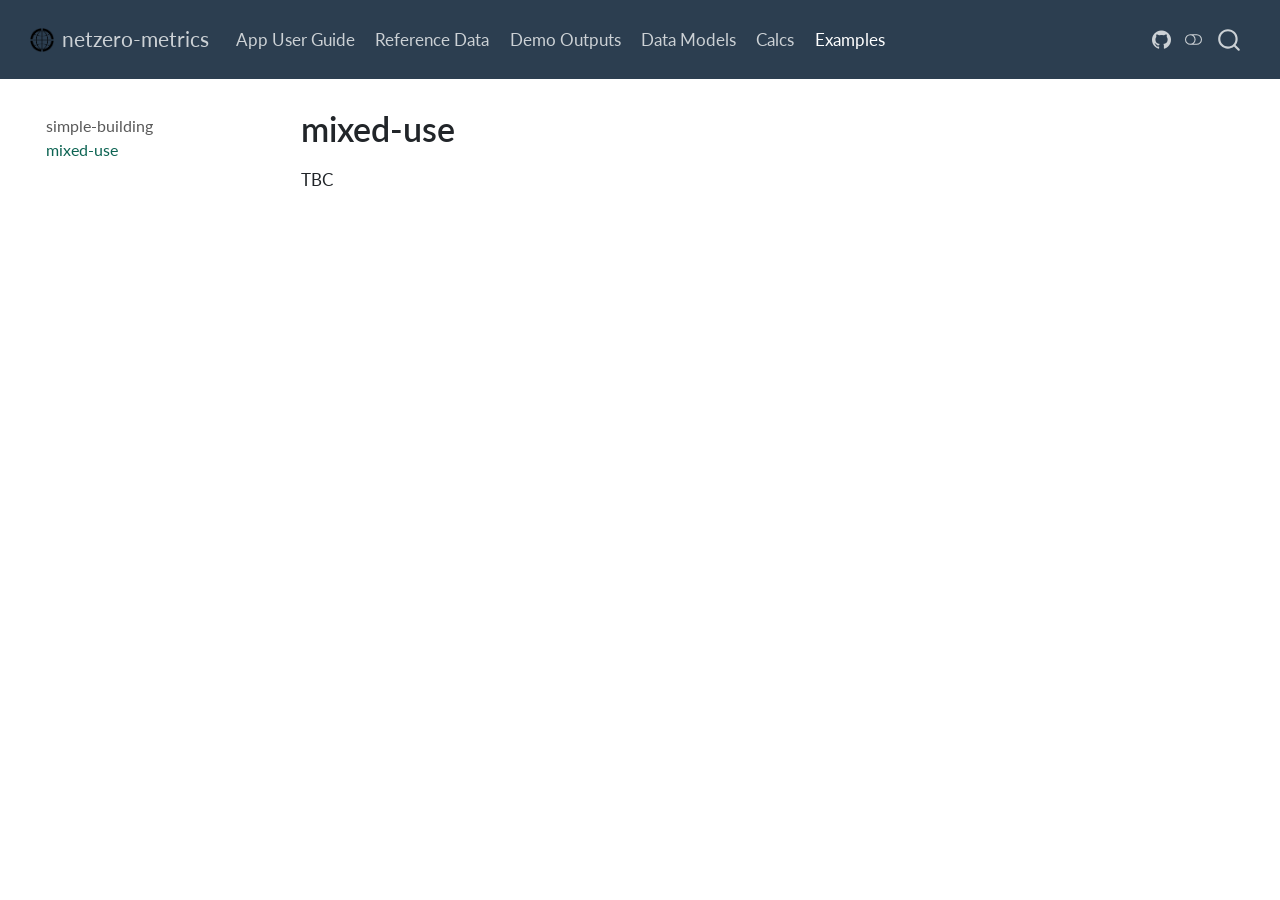
<file: examples/mixed-use.html>
<!DOCTYPE html>
<html xmlns="http://www.w3.org/1999/xhtml" lang="en" xml:lang="en"><head>

<meta charset="utf-8">
<meta name="generator" content="quarto-1.6.43">

<meta name="viewport" content="width=device-width, initial-scale=1.0, user-scalable=yes">


<title>mixed-use – netzero-metrics</title>
<style>
code{white-space: pre-wrap;}
span.smallcaps{font-variant: small-caps;}
div.columns{display: flex; gap: min(4vw, 1.5em);}
div.column{flex: auto; overflow-x: auto;}
div.hanging-indent{margin-left: 1.5em; text-indent: -1.5em;}
ul.task-list{list-style: none;}
ul.task-list li input[type="checkbox"] {
  width: 0.8em;
  margin: 0 0.8em 0.2em -1em; /* quarto-specific, see https://github.com/quarto-dev/quarto-cli/issues/4556 */ 
  vertical-align: middle;
}
</style>


<script src="../site_libs/quarto-nav/quarto-nav.js"></script>
<script src="../site_libs/quarto-nav/headroom.min.js"></script>
<script src="../site_libs/clipboard/clipboard.min.js"></script>
<script src="../site_libs/quarto-search/autocomplete.umd.js"></script>
<script src="../site_libs/quarto-search/fuse.min.js"></script>
<script src="../site_libs/quarto-search/quarto-search.js"></script>
<meta name="quarto:offset" content="../">
<link href="../images/favicon.png" rel="icon" type="image/png">
<script src="../site_libs/quarto-html/quarto.js"></script>
<script src="../site_libs/quarto-html/popper.min.js"></script>
<script src="../site_libs/quarto-html/tippy.umd.min.js"></script>
<script src="../site_libs/quarto-html/anchor.min.js"></script>
<link href="../site_libs/quarto-html/tippy.css" rel="stylesheet">
<link href="../site_libs/quarto-html/quarto-syntax-highlighting-d4d76bf8491c20bad77d141916dc28e1.css" rel="stylesheet" class="quarto-color-scheme" id="quarto-text-highlighting-styles">
<link href="../site_libs/quarto-html/quarto-syntax-highlighting-dark-4379b0ccadffce622b03caf4c46266b3.css" rel="prefetch" class="quarto-color-scheme quarto-color-alternate" id="quarto-text-highlighting-styles">
<script src="../site_libs/bootstrap/bootstrap.min.js"></script>
<link href="../site_libs/bootstrap/bootstrap-icons.css" rel="stylesheet">
<link href="../site_libs/bootstrap/bootstrap-f0494ef302fbe0b820041ec13679440a.min.css" rel="stylesheet" append-hash="true" class="quarto-color-scheme" id="quarto-bootstrap" data-mode="light">
<link href="../site_libs/bootstrap/bootstrap-dark-1ef172a52349373444a2f78281082af2.min.css" rel="prefetch" append-hash="true" class="quarto-color-scheme quarto-color-alternate" id="quarto-bootstrap" data-mode="dark">
<script id="quarto-search-options" type="application/json">{
  "location": "navbar",
  "copy-button": false,
  "collapse-after": 3,
  "panel-placement": "end",
  "type": "overlay",
  "limit": 50,
  "keyboard-shortcut": [
    "f",
    "/",
    "s"
  ],
  "show-item-context": false,
  "language": {
    "search-no-results-text": "No results",
    "search-matching-documents-text": "matching documents",
    "search-copy-link-title": "Copy link to search",
    "search-hide-matches-text": "Hide additional matches",
    "search-more-match-text": "more match in this document",
    "search-more-matches-text": "more matches in this document",
    "search-clear-button-title": "Clear",
    "search-text-placeholder": "",
    "search-detached-cancel-button-title": "Cancel",
    "search-submit-button-title": "Submit",
    "search-label": "Search"
  }
}</script>


<link rel="stylesheet" href="../styles.css">
</head>

<body class="nav-sidebar floating nav-fixed">

<div id="quarto-search-results"></div>
  <header id="quarto-header" class="headroom fixed-top">
    <nav class="navbar navbar-expand-lg " data-bs-theme="dark">
      <div class="navbar-container container-fluid">
      <div class="navbar-brand-container mx-auto">
    <a href="../index.html" class="navbar-brand navbar-brand-logo">
    <img src="../images/logo.png" alt="" class="navbar-logo">
    </a>
    <a class="navbar-brand" href="../index.html">
    <span class="navbar-title">netzero-metrics</span>
    </a>
  </div>
            <div id="quarto-search" class="" title="Search"></div>
          <button class="navbar-toggler" type="button" data-bs-toggle="collapse" data-bs-target="#navbarCollapse" aria-controls="navbarCollapse" role="menu" aria-expanded="false" aria-label="Toggle navigation" onclick="if (window.quartoToggleHeadroom) { window.quartoToggleHeadroom(); }">
  <span class="navbar-toggler-icon"></span>
</button>
          <div class="collapse navbar-collapse" id="navbarCollapse">
            <ul class="navbar-nav navbar-nav-scroll me-auto">
  <li class="nav-item">
    <a class="nav-link" href="../app-user-guide.html"> 
<span class="menu-text">App User Guide</span></a>
  </li>  
  <li class="nav-item">
    <a class="nav-link" href="../reference-data.html"> 
<span class="menu-text">Reference Data</span></a>
  </li>  
  <li class="nav-item">
    <a class="nav-link" href="../demo-outputs.html"> 
<span class="menu-text">Demo Outputs</span></a>
  </li>  
  <li class="nav-item">
    <a class="nav-link" href="../models.html"> 
<span class="menu-text">Data Models</span></a>
  </li>  
  <li class="nav-item">
    <a class="nav-link" href="../reference/calcs.html"> 
<span class="menu-text">Calcs</span></a>
  </li>  
  <li class="nav-item">
    <a class="nav-link active" href="../examples/index.html" aria-current="page"> 
<span class="menu-text">Examples</span></a>
  </li>  
</ul>
            <ul class="navbar-nav navbar-nav-scroll ms-auto">
  <li class="nav-item compact">
    <a class="nav-link" href="https://github.com/maxfordham/netzero-metrics"> <i class="bi bi-github" role="img" aria-label="GitHub">
</i> 
<span class="menu-text"></span></a>
  </li>  
</ul>
          </div> <!-- /navcollapse -->
            <div class="quarto-navbar-tools">
  <a href="" class="quarto-color-scheme-toggle quarto-navigation-tool  px-1" onclick="window.quartoToggleColorScheme(); return false;" title="Toggle dark mode"><i class="bi"></i></a>
</div>
      </div> <!-- /container-fluid -->
    </nav>
  <nav class="quarto-secondary-nav">
    <div class="container-fluid d-flex">
      <button type="button" class="quarto-btn-toggle btn" data-bs-toggle="collapse" role="button" data-bs-target=".quarto-sidebar-collapse-item" aria-controls="quarto-sidebar" aria-expanded="false" aria-label="Toggle sidebar navigation" onclick="if (window.quartoToggleHeadroom) { window.quartoToggleHeadroom(); }">
        <i class="bi bi-layout-text-sidebar-reverse"></i>
      </button>
        <nav class="quarto-page-breadcrumbs" aria-label="breadcrumb"><ol class="breadcrumb"><li class="breadcrumb-item"><a href="../examples/mixed-use.html">mixed-use</a></li></ol></nav>
        <a class="flex-grow-1" role="navigation" data-bs-toggle="collapse" data-bs-target=".quarto-sidebar-collapse-item" aria-controls="quarto-sidebar" aria-expanded="false" aria-label="Toggle sidebar navigation" onclick="if (window.quartoToggleHeadroom) { window.quartoToggleHeadroom(); }">      
        </a>
    </div>
  </nav>
</header>
<!-- content -->
<div id="quarto-content" class="quarto-container page-columns page-rows-contents page-layout-article page-navbar">
<!-- sidebar -->
  <nav id="quarto-sidebar" class="sidebar collapse collapse-horizontal quarto-sidebar-collapse-item sidebar-navigation floating overflow-auto">
    <div class="sidebar-menu-container"> 
    <ul class="list-unstyled mt-1">
        <li class="sidebar-item">
  <div class="sidebar-item-container"> 
  <a href="../examples/index.html" class="sidebar-item-text sidebar-link">
 <span class="menu-text">simple-building</span></a>
  </div>
</li>
        <li class="sidebar-item">
  <div class="sidebar-item-container"> 
  <a href="../examples/mixed-use.html" class="sidebar-item-text sidebar-link active">
 <span class="menu-text">mixed-use</span></a>
  </div>
</li>
    </ul>
    </div>
</nav>
<div id="quarto-sidebar-glass" class="quarto-sidebar-collapse-item" data-bs-toggle="collapse" data-bs-target=".quarto-sidebar-collapse-item"></div>
<!-- margin-sidebar -->
    <div id="quarto-margin-sidebar" class="sidebar margin-sidebar zindex-bottom">
        
    </div>
<!-- main -->
<main class="content" id="quarto-document-content">

<header id="title-block-header" class="quarto-title-block default">
<div class="quarto-title">
<h1 class="title">mixed-use</h1>
</div>



<div class="quarto-title-meta">

    
  
    
  </div>
  


</header>


<p>TBC</p>



</main> <!-- /main -->
<script id="quarto-html-after-body" type="application/javascript">
window.document.addEventListener("DOMContentLoaded", function (event) {
  const toggleBodyColorMode = (bsSheetEl) => {
    const mode = bsSheetEl.getAttribute("data-mode");
    const bodyEl = window.document.querySelector("body");
    if (mode === "dark") {
      bodyEl.classList.add("quarto-dark");
      bodyEl.classList.remove("quarto-light");
    } else {
      bodyEl.classList.add("quarto-light");
      bodyEl.classList.remove("quarto-dark");
    }
  }
  const toggleBodyColorPrimary = () => {
    const bsSheetEl = window.document.querySelector("link#quarto-bootstrap");
    if (bsSheetEl) {
      toggleBodyColorMode(bsSheetEl);
    }
  }
  toggleBodyColorPrimary();  
  const disableStylesheet = (stylesheets) => {
    for (let i=0; i < stylesheets.length; i++) {
      const stylesheet = stylesheets[i];
      stylesheet.rel = 'prefetch';
    }
  }
  const enableStylesheet = (stylesheets) => {
    for (let i=0; i < stylesheets.length; i++) {
      const stylesheet = stylesheets[i];
      stylesheet.rel = 'stylesheet';
    }
  }
  const manageTransitions = (selector, allowTransitions) => {
    const els = window.document.querySelectorAll(selector);
    for (let i=0; i < els.length; i++) {
      const el = els[i];
      if (allowTransitions) {
        el.classList.remove('notransition');
      } else {
        el.classList.add('notransition');
      }
    }
  }
  const toggleGiscusIfUsed = (isAlternate, darkModeDefault) => {
    const baseTheme = document.querySelector('#giscus-base-theme')?.value ?? 'light';
    const alternateTheme = document.querySelector('#giscus-alt-theme')?.value ?? 'dark';
    let newTheme = '';
    if(darkModeDefault) {
      newTheme = isAlternate ? baseTheme : alternateTheme;
    } else {
      newTheme = isAlternate ? alternateTheme : baseTheme;
    }
    const changeGiscusTheme = () => {
      // From: https://github.com/giscus/giscus/issues/336
      const sendMessage = (message) => {
        const iframe = document.querySelector('iframe.giscus-frame');
        if (!iframe) return;
        iframe.contentWindow.postMessage({ giscus: message }, 'https://giscus.app');
      }
      sendMessage({
        setConfig: {
          theme: newTheme
        }
      });
    }
    const isGiscussLoaded = window.document.querySelector('iframe.giscus-frame') !== null;
    if (isGiscussLoaded) {
      changeGiscusTheme();
    }
  }
  const toggleColorMode = (alternate) => {
    // Switch the stylesheets
    const alternateStylesheets = window.document.querySelectorAll('link.quarto-color-scheme.quarto-color-alternate');
    manageTransitions('#quarto-margin-sidebar .nav-link', false);
    if (alternate) {
      enableStylesheet(alternateStylesheets);
      for (const sheetNode of alternateStylesheets) {
        if (sheetNode.id === "quarto-bootstrap") {
          toggleBodyColorMode(sheetNode);
        }
      }
    } else {
      disableStylesheet(alternateStylesheets);
      toggleBodyColorPrimary();
    }
    manageTransitions('#quarto-margin-sidebar .nav-link', true);
    // Switch the toggles
    const toggles = window.document.querySelectorAll('.quarto-color-scheme-toggle');
    for (let i=0; i < toggles.length; i++) {
      const toggle = toggles[i];
      if (toggle) {
        if (alternate) {
          toggle.classList.add("alternate");     
        } else {
          toggle.classList.remove("alternate");
        }
      }
    }
    // Hack to workaround the fact that safari doesn't
    // properly recolor the scrollbar when toggling (#1455)
    if (navigator.userAgent.indexOf('Safari') > 0 && navigator.userAgent.indexOf('Chrome') == -1) {
      manageTransitions("body", false);
      window.scrollTo(0, 1);
      setTimeout(() => {
        window.scrollTo(0, 0);
        manageTransitions("body", true);
      }, 40);  
    }
  }
  const isFileUrl = () => { 
    return window.location.protocol === 'file:';
  }
  const hasAlternateSentinel = () => {  
    let styleSentinel = getColorSchemeSentinel();
    if (styleSentinel !== null) {
      return styleSentinel === "alternate";
    } else {
      return false;
    }
  }
  const setStyleSentinel = (alternate) => {
    const value = alternate ? "alternate" : "default";
    if (!isFileUrl()) {
      window.localStorage.setItem("quarto-color-scheme", value);
    } else {
      localAlternateSentinel = value;
    }
  }
  const getColorSchemeSentinel = () => {
    if (!isFileUrl()) {
      const storageValue = window.localStorage.getItem("quarto-color-scheme");
      return storageValue != null ? storageValue : localAlternateSentinel;
    } else {
      return localAlternateSentinel;
    }
  }
  const darkModeDefault = false;
  let localAlternateSentinel = darkModeDefault ? 'alternate' : 'default';
  // Dark / light mode switch
  window.quartoToggleColorScheme = () => {
    // Read the current dark / light value 
    let toAlternate = !hasAlternateSentinel();
    toggleColorMode(toAlternate);
    setStyleSentinel(toAlternate);
    toggleGiscusIfUsed(toAlternate, darkModeDefault);
  };
  // Ensure there is a toggle, if there isn't float one in the top right
  if (window.document.querySelector('.quarto-color-scheme-toggle') === null) {
    const a = window.document.createElement('a');
    a.classList.add('top-right');
    a.classList.add('quarto-color-scheme-toggle');
    a.href = "";
    a.onclick = function() { try { window.quartoToggleColorScheme(); } catch {} return false; };
    const i = window.document.createElement("i");
    i.classList.add('bi');
    a.appendChild(i);
    window.document.body.appendChild(a);
  }
  // Switch to dark mode if need be
  if (hasAlternateSentinel()) {
    toggleColorMode(true);
  } else {
    toggleColorMode(false);
  }
  const icon = "";
  const anchorJS = new window.AnchorJS();
  anchorJS.options = {
    placement: 'right',
    icon: icon
  };
  anchorJS.add('.anchored');
  const isCodeAnnotation = (el) => {
    for (const clz of el.classList) {
      if (clz.startsWith('code-annotation-')) {                     
        return true;
      }
    }
    return false;
  }
  const onCopySuccess = function(e) {
    // button target
    const button = e.trigger;
    // don't keep focus
    button.blur();
    // flash "checked"
    button.classList.add('code-copy-button-checked');
    var currentTitle = button.getAttribute("title");
    button.setAttribute("title", "Copied!");
    let tooltip;
    if (window.bootstrap) {
      button.setAttribute("data-bs-toggle", "tooltip");
      button.setAttribute("data-bs-placement", "left");
      button.setAttribute("data-bs-title", "Copied!");
      tooltip = new bootstrap.Tooltip(button, 
        { trigger: "manual", 
          customClass: "code-copy-button-tooltip",
          offset: [0, -8]});
      tooltip.show();    
    }
    setTimeout(function() {
      if (tooltip) {
        tooltip.hide();
        button.removeAttribute("data-bs-title");
        button.removeAttribute("data-bs-toggle");
        button.removeAttribute("data-bs-placement");
      }
      button.setAttribute("title", currentTitle);
      button.classList.remove('code-copy-button-checked');
    }, 1000);
    // clear code selection
    e.clearSelection();
  }
  const getTextToCopy = function(trigger) {
      const codeEl = trigger.previousElementSibling.cloneNode(true);
      for (const childEl of codeEl.children) {
        if (isCodeAnnotation(childEl)) {
          childEl.remove();
        }
      }
      return codeEl.innerText;
  }
  const clipboard = new window.ClipboardJS('.code-copy-button:not([data-in-quarto-modal])', {
    text: getTextToCopy
  });
  clipboard.on('success', onCopySuccess);
  if (window.document.getElementById('quarto-embedded-source-code-modal')) {
    const clipboardModal = new window.ClipboardJS('.code-copy-button[data-in-quarto-modal]', {
      text: getTextToCopy,
      container: window.document.getElementById('quarto-embedded-source-code-modal')
    });
    clipboardModal.on('success', onCopySuccess);
  }
    var localhostRegex = new RegExp(/^(?:http|https):\/\/localhost\:?[0-9]*\//);
    var mailtoRegex = new RegExp(/^mailto:/);
      var filterRegex = new RegExp('/' + window.location.host + '/');
    var isInternal = (href) => {
        return filterRegex.test(href) || localhostRegex.test(href) || mailtoRegex.test(href);
    }
    // Inspect non-navigation links and adorn them if external
 	var links = window.document.querySelectorAll('a[href]:not(.nav-link):not(.navbar-brand):not(.toc-action):not(.sidebar-link):not(.sidebar-item-toggle):not(.pagination-link):not(.no-external):not([aria-hidden]):not(.dropdown-item):not(.quarto-navigation-tool):not(.about-link)');
    for (var i=0; i<links.length; i++) {
      const link = links[i];
      if (!isInternal(link.href)) {
        // undo the damage that might have been done by quarto-nav.js in the case of
        // links that we want to consider external
        if (link.dataset.originalHref !== undefined) {
          link.href = link.dataset.originalHref;
        }
      }
    }
  function tippyHover(el, contentFn, onTriggerFn, onUntriggerFn) {
    const config = {
      allowHTML: true,
      maxWidth: 500,
      delay: 100,
      arrow: false,
      appendTo: function(el) {
          return el.parentElement;
      },
      interactive: true,
      interactiveBorder: 10,
      theme: 'quarto',
      placement: 'bottom-start',
    };
    if (contentFn) {
      config.content = contentFn;
    }
    if (onTriggerFn) {
      config.onTrigger = onTriggerFn;
    }
    if (onUntriggerFn) {
      config.onUntrigger = onUntriggerFn;
    }
    window.tippy(el, config); 
  }
  const noterefs = window.document.querySelectorAll('a[role="doc-noteref"]');
  for (var i=0; i<noterefs.length; i++) {
    const ref = noterefs[i];
    tippyHover(ref, function() {
      // use id or data attribute instead here
      let href = ref.getAttribute('data-footnote-href') || ref.getAttribute('href');
      try { href = new URL(href).hash; } catch {}
      const id = href.replace(/^#\/?/, "");
      const note = window.document.getElementById(id);
      if (note) {
        return note.innerHTML;
      } else {
        return "";
      }
    });
  }
  const xrefs = window.document.querySelectorAll('a.quarto-xref');
  const processXRef = (id, note) => {
    // Strip column container classes
    const stripColumnClz = (el) => {
      el.classList.remove("page-full", "page-columns");
      if (el.children) {
        for (const child of el.children) {
          stripColumnClz(child);
        }
      }
    }
    stripColumnClz(note)
    if (id === null || id.startsWith('sec-')) {
      // Special case sections, only their first couple elements
      const container = document.createElement("div");
      if (note.children && note.children.length > 2) {
        container.appendChild(note.children[0].cloneNode(true));
        for (let i = 1; i < note.children.length; i++) {
          const child = note.children[i];
          if (child.tagName === "P" && child.innerText === "") {
            continue;
          } else {
            container.appendChild(child.cloneNode(true));
            break;
          }
        }
        if (window.Quarto?.typesetMath) {
          window.Quarto.typesetMath(container);
        }
        return container.innerHTML
      } else {
        if (window.Quarto?.typesetMath) {
          window.Quarto.typesetMath(note);
        }
        return note.innerHTML;
      }
    } else {
      // Remove any anchor links if they are present
      const anchorLink = note.querySelector('a.anchorjs-link');
      if (anchorLink) {
        anchorLink.remove();
      }
      if (window.Quarto?.typesetMath) {
        window.Quarto.typesetMath(note);
      }
      if (note.classList.contains("callout")) {
        return note.outerHTML;
      } else {
        return note.innerHTML;
      }
    }
  }
  for (var i=0; i<xrefs.length; i++) {
    const xref = xrefs[i];
    tippyHover(xref, undefined, function(instance) {
      instance.disable();
      let url = xref.getAttribute('href');
      let hash = undefined; 
      if (url.startsWith('#')) {
        hash = url;
      } else {
        try { hash = new URL(url).hash; } catch {}
      }
      if (hash) {
        const id = hash.replace(/^#\/?/, "");
        const note = window.document.getElementById(id);
        if (note !== null) {
          try {
            const html = processXRef(id, note.cloneNode(true));
            instance.setContent(html);
          } finally {
            instance.enable();
            instance.show();
          }
        } else {
          // See if we can fetch this
          fetch(url.split('#')[0])
          .then(res => res.text())
          .then(html => {
            const parser = new DOMParser();
            const htmlDoc = parser.parseFromString(html, "text/html");
            const note = htmlDoc.getElementById(id);
            if (note !== null) {
              const html = processXRef(id, note);
              instance.setContent(html);
            } 
          }).finally(() => {
            instance.enable();
            instance.show();
          });
        }
      } else {
        // See if we can fetch a full url (with no hash to target)
        // This is a special case and we should probably do some content thinning / targeting
        fetch(url)
        .then(res => res.text())
        .then(html => {
          const parser = new DOMParser();
          const htmlDoc = parser.parseFromString(html, "text/html");
          const note = htmlDoc.querySelector('main.content');
          if (note !== null) {
            // This should only happen for chapter cross references
            // (since there is no id in the URL)
            // remove the first header
            if (note.children.length > 0 && note.children[0].tagName === "HEADER") {
              note.children[0].remove();
            }
            const html = processXRef(null, note);
            instance.setContent(html);
          } 
        }).finally(() => {
          instance.enable();
          instance.show();
        });
      }
    }, function(instance) {
    });
  }
      let selectedAnnoteEl;
      const selectorForAnnotation = ( cell, annotation) => {
        let cellAttr = 'data-code-cell="' + cell + '"';
        let lineAttr = 'data-code-annotation="' +  annotation + '"';
        const selector = 'span[' + cellAttr + '][' + lineAttr + ']';
        return selector;
      }
      const selectCodeLines = (annoteEl) => {
        const doc = window.document;
        const targetCell = annoteEl.getAttribute("data-target-cell");
        const targetAnnotation = annoteEl.getAttribute("data-target-annotation");
        const annoteSpan = window.document.querySelector(selectorForAnnotation(targetCell, targetAnnotation));
        const lines = annoteSpan.getAttribute("data-code-lines").split(",");
        const lineIds = lines.map((line) => {
          return targetCell + "-" + line;
        })
        let top = null;
        let height = null;
        let parent = null;
        if (lineIds.length > 0) {
            //compute the position of the single el (top and bottom and make a div)
            const el = window.document.getElementById(lineIds[0]);
            top = el.offsetTop;
            height = el.offsetHeight;
            parent = el.parentElement.parentElement;
          if (lineIds.length > 1) {
            const lastEl = window.document.getElementById(lineIds[lineIds.length - 1]);
            const bottom = lastEl.offsetTop + lastEl.offsetHeight;
            height = bottom - top;
          }
          if (top !== null && height !== null && parent !== null) {
            // cook up a div (if necessary) and position it 
            let div = window.document.getElementById("code-annotation-line-highlight");
            if (div === null) {
              div = window.document.createElement("div");
              div.setAttribute("id", "code-annotation-line-highlight");
              div.style.position = 'absolute';
              parent.appendChild(div);
            }
            div.style.top = top - 2 + "px";
            div.style.height = height + 4 + "px";
            div.style.left = 0;
            let gutterDiv = window.document.getElementById("code-annotation-line-highlight-gutter");
            if (gutterDiv === null) {
              gutterDiv = window.document.createElement("div");
              gutterDiv.setAttribute("id", "code-annotation-line-highlight-gutter");
              gutterDiv.style.position = 'absolute';
              const codeCell = window.document.getElementById(targetCell);
              const gutter = codeCell.querySelector('.code-annotation-gutter');
              gutter.appendChild(gutterDiv);
            }
            gutterDiv.style.top = top - 2 + "px";
            gutterDiv.style.height = height + 4 + "px";
          }
          selectedAnnoteEl = annoteEl;
        }
      };
      const unselectCodeLines = () => {
        const elementsIds = ["code-annotation-line-highlight", "code-annotation-line-highlight-gutter"];
        elementsIds.forEach((elId) => {
          const div = window.document.getElementById(elId);
          if (div) {
            div.remove();
          }
        });
        selectedAnnoteEl = undefined;
      };
        // Handle positioning of the toggle
    window.addEventListener(
      "resize",
      throttle(() => {
        elRect = undefined;
        if (selectedAnnoteEl) {
          selectCodeLines(selectedAnnoteEl);
        }
      }, 10)
    );
    function throttle(fn, ms) {
    let throttle = false;
    let timer;
      return (...args) => {
        if(!throttle) { // first call gets through
            fn.apply(this, args);
            throttle = true;
        } else { // all the others get throttled
            if(timer) clearTimeout(timer); // cancel #2
            timer = setTimeout(() => {
              fn.apply(this, args);
              timer = throttle = false;
            }, ms);
        }
      };
    }
      // Attach click handler to the DT
      const annoteDls = window.document.querySelectorAll('dt[data-target-cell]');
      for (const annoteDlNode of annoteDls) {
        annoteDlNode.addEventListener('click', (event) => {
          const clickedEl = event.target;
          if (clickedEl !== selectedAnnoteEl) {
            unselectCodeLines();
            const activeEl = window.document.querySelector('dt[data-target-cell].code-annotation-active');
            if (activeEl) {
              activeEl.classList.remove('code-annotation-active');
            }
            selectCodeLines(clickedEl);
            clickedEl.classList.add('code-annotation-active');
          } else {
            // Unselect the line
            unselectCodeLines();
            clickedEl.classList.remove('code-annotation-active');
          }
        });
      }
  const findCites = (el) => {
    const parentEl = el.parentElement;
    if (parentEl) {
      const cites = parentEl.dataset.cites;
      if (cites) {
        return {
          el,
          cites: cites.split(' ')
        };
      } else {
        return findCites(el.parentElement)
      }
    } else {
      return undefined;
    }
  };
  var bibliorefs = window.document.querySelectorAll('a[role="doc-biblioref"]');
  for (var i=0; i<bibliorefs.length; i++) {
    const ref = bibliorefs[i];
    const citeInfo = findCites(ref);
    if (citeInfo) {
      tippyHover(citeInfo.el, function() {
        var popup = window.document.createElement('div');
        citeInfo.cites.forEach(function(cite) {
          var citeDiv = window.document.createElement('div');
          citeDiv.classList.add('hanging-indent');
          citeDiv.classList.add('csl-entry');
          var biblioDiv = window.document.getElementById('ref-' + cite);
          if (biblioDiv) {
            citeDiv.innerHTML = biblioDiv.innerHTML;
          }
          popup.appendChild(citeDiv);
        });
        return popup.innerHTML;
      });
    }
  }
});
</script>
</div> <!-- /content -->




</body></html>
</file>
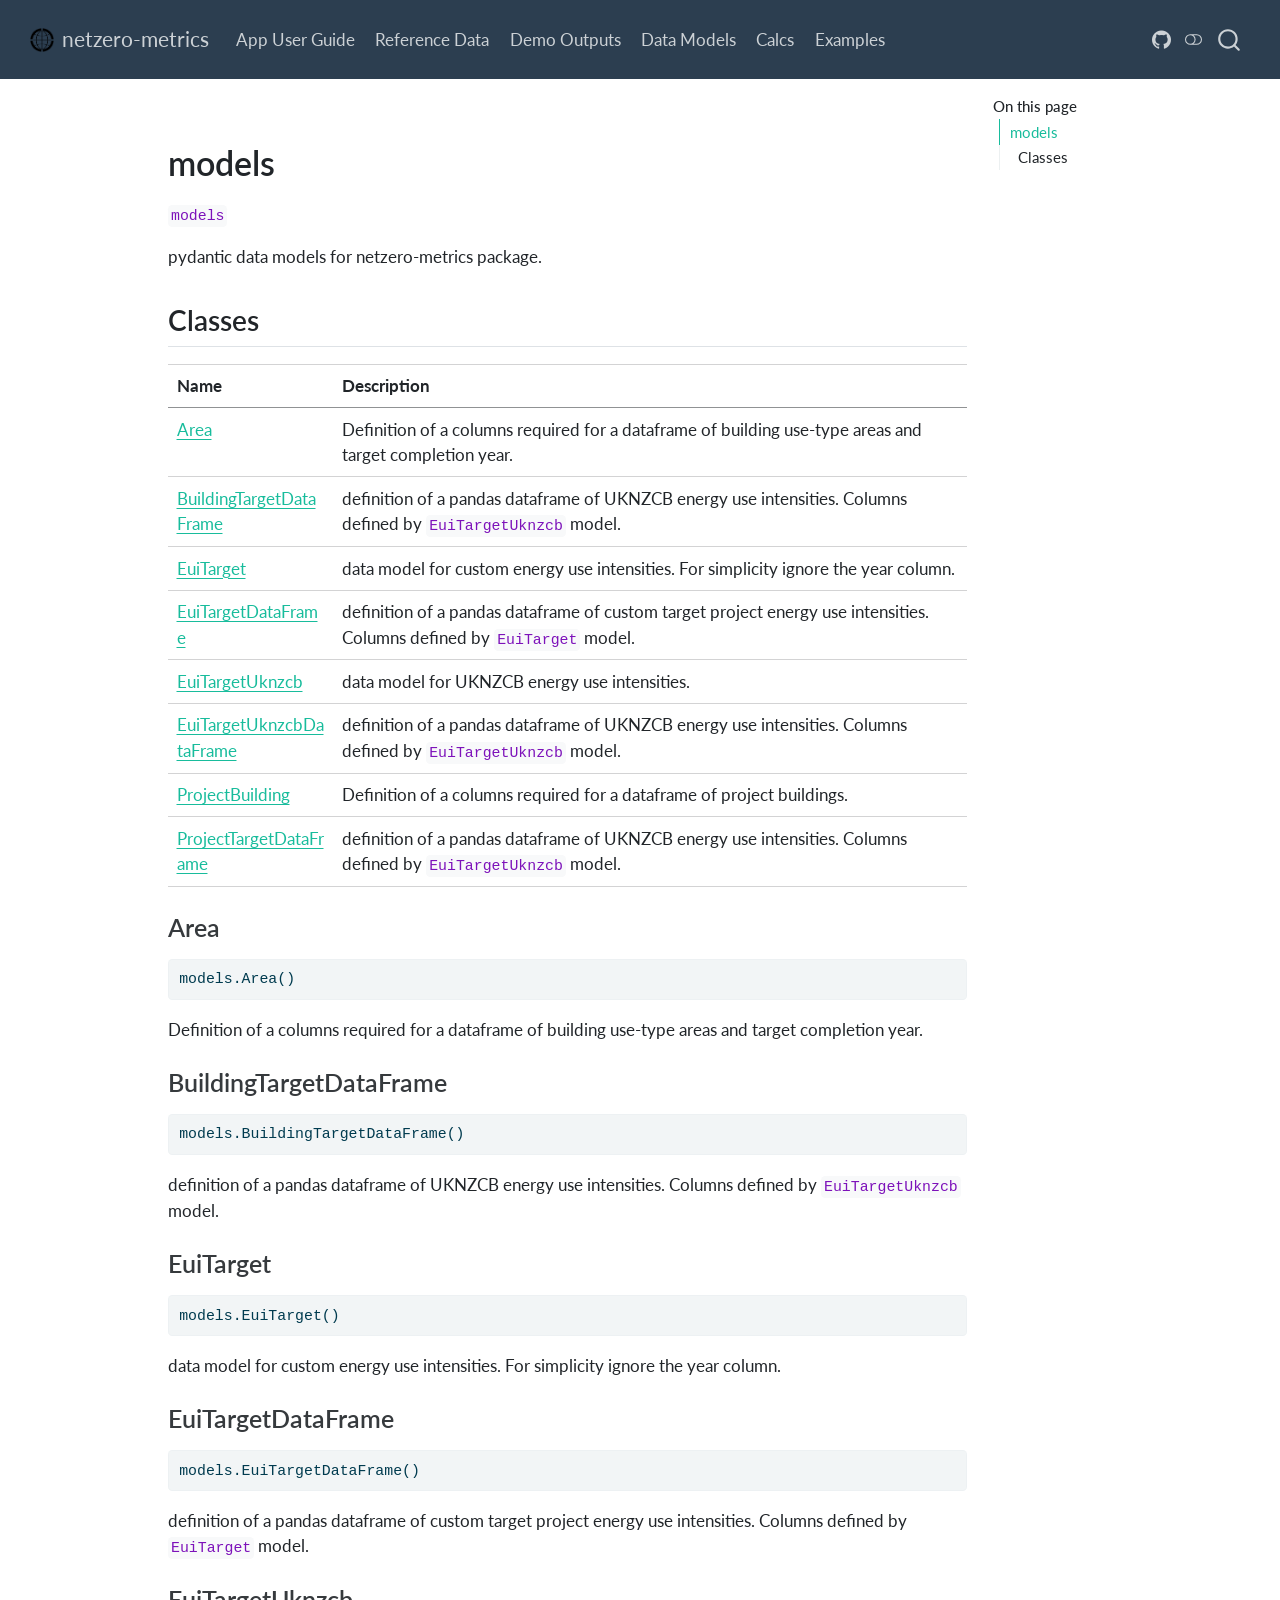
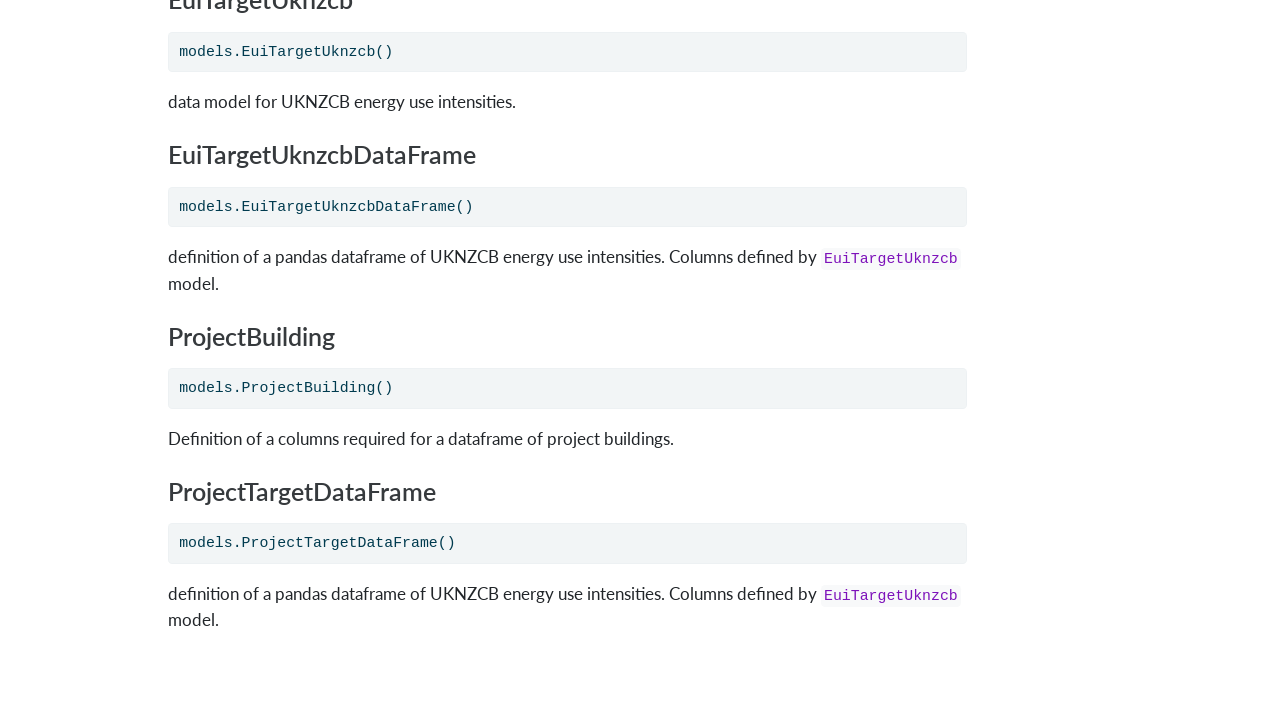
<file: reference/models.html>
<!DOCTYPE html>
<html xmlns="http://www.w3.org/1999/xhtml" lang="en" xml:lang="en"><head>

<meta charset="utf-8">
<meta name="generator" content="quarto-1.6.43">

<meta name="viewport" content="width=device-width, initial-scale=1.0, user-scalable=yes">


<title>models – netzero-metrics</title>
<style>
code{white-space: pre-wrap;}
span.smallcaps{font-variant: small-caps;}
div.columns{display: flex; gap: min(4vw, 1.5em);}
div.column{flex: auto; overflow-x: auto;}
div.hanging-indent{margin-left: 1.5em; text-indent: -1.5em;}
ul.task-list{list-style: none;}
ul.task-list li input[type="checkbox"] {
  width: 0.8em;
  margin: 0 0.8em 0.2em -1em; /* quarto-specific, see https://github.com/quarto-dev/quarto-cli/issues/4556 */ 
  vertical-align: middle;
}
/* CSS for syntax highlighting */
pre > code.sourceCode { white-space: pre; position: relative; }
pre > code.sourceCode > span { line-height: 1.25; }
pre > code.sourceCode > span:empty { height: 1.2em; }
.sourceCode { overflow: visible; }
code.sourceCode > span { color: inherit; text-decoration: inherit; }
div.sourceCode { margin: 1em 0; }
pre.sourceCode { margin: 0; }
@media screen {
div.sourceCode { overflow: auto; }
}
@media print {
pre > code.sourceCode { white-space: pre-wrap; }
pre > code.sourceCode > span { display: inline-block; text-indent: -5em; padding-left: 5em; }
}
pre.numberSource code
  { counter-reset: source-line 0; }
pre.numberSource code > span
  { position: relative; left: -4em; counter-increment: source-line; }
pre.numberSource code > span > a:first-child::before
  { content: counter(source-line);
    position: relative; left: -1em; text-align: right; vertical-align: baseline;
    border: none; display: inline-block;
    -webkit-touch-callout: none; -webkit-user-select: none;
    -khtml-user-select: none; -moz-user-select: none;
    -ms-user-select: none; user-select: none;
    padding: 0 4px; width: 4em;
  }
pre.numberSource { margin-left: 3em;  padding-left: 4px; }
div.sourceCode
  {   }
@media screen {
pre > code.sourceCode > span > a:first-child::before { text-decoration: underline; }
}
</style>


<script src="../site_libs/quarto-nav/quarto-nav.js"></script>
<script src="../site_libs/quarto-nav/headroom.min.js"></script>
<script src="../site_libs/clipboard/clipboard.min.js"></script>
<script src="../site_libs/quarto-search/autocomplete.umd.js"></script>
<script src="../site_libs/quarto-search/fuse.min.js"></script>
<script src="../site_libs/quarto-search/quarto-search.js"></script>
<meta name="quarto:offset" content="../">
<link href="../images/favicon.png" rel="icon" type="image/png">
<script src="../site_libs/quarto-html/quarto.js"></script>
<script src="../site_libs/quarto-html/popper.min.js"></script>
<script src="../site_libs/quarto-html/tippy.umd.min.js"></script>
<script src="../site_libs/quarto-html/anchor.min.js"></script>
<link href="../site_libs/quarto-html/tippy.css" rel="stylesheet">
<link href="../site_libs/quarto-html/quarto-syntax-highlighting-d4d76bf8491c20bad77d141916dc28e1.css" rel="stylesheet" class="quarto-color-scheme" id="quarto-text-highlighting-styles">
<link href="../site_libs/quarto-html/quarto-syntax-highlighting-dark-4379b0ccadffce622b03caf4c46266b3.css" rel="prefetch" class="quarto-color-scheme quarto-color-alternate" id="quarto-text-highlighting-styles">
<script src="../site_libs/bootstrap/bootstrap.min.js"></script>
<link href="../site_libs/bootstrap/bootstrap-icons.css" rel="stylesheet">
<link href="../site_libs/bootstrap/bootstrap-f0494ef302fbe0b820041ec13679440a.min.css" rel="stylesheet" append-hash="true" class="quarto-color-scheme" id="quarto-bootstrap" data-mode="light">
<link href="../site_libs/bootstrap/bootstrap-dark-1ef172a52349373444a2f78281082af2.min.css" rel="prefetch" append-hash="true" class="quarto-color-scheme quarto-color-alternate" id="quarto-bootstrap" data-mode="dark">
<script id="quarto-search-options" type="application/json">{
  "location": "navbar",
  "copy-button": false,
  "collapse-after": 3,
  "panel-placement": "end",
  "type": "overlay",
  "limit": 50,
  "keyboard-shortcut": [
    "f",
    "/",
    "s"
  ],
  "show-item-context": false,
  "language": {
    "search-no-results-text": "No results",
    "search-matching-documents-text": "matching documents",
    "search-copy-link-title": "Copy link to search",
    "search-hide-matches-text": "Hide additional matches",
    "search-more-match-text": "more match in this document",
    "search-more-matches-text": "more matches in this document",
    "search-clear-button-title": "Clear",
    "search-text-placeholder": "",
    "search-detached-cancel-button-title": "Cancel",
    "search-submit-button-title": "Submit",
    "search-label": "Search"
  }
}</script>


<link rel="stylesheet" href="../styles.css">
</head>

<body class="nav-fixed">

<div id="quarto-search-results"></div>
  <header id="quarto-header" class="headroom fixed-top">
    <nav class="navbar navbar-expand-lg " data-bs-theme="dark">
      <div class="navbar-container container-fluid">
      <div class="navbar-brand-container mx-auto">
    <a href="../index.html" class="navbar-brand navbar-brand-logo">
    <img src="../images/logo.png" alt="" class="navbar-logo">
    </a>
    <a class="navbar-brand" href="../index.html">
    <span class="navbar-title">netzero-metrics</span>
    </a>
  </div>
            <div id="quarto-search" class="" title="Search"></div>
          <button class="navbar-toggler" type="button" data-bs-toggle="collapse" data-bs-target="#navbarCollapse" aria-controls="navbarCollapse" role="menu" aria-expanded="false" aria-label="Toggle navigation" onclick="if (window.quartoToggleHeadroom) { window.quartoToggleHeadroom(); }">
  <span class="navbar-toggler-icon"></span>
</button>
          <div class="collapse navbar-collapse" id="navbarCollapse">
            <ul class="navbar-nav navbar-nav-scroll me-auto">
  <li class="nav-item">
    <a class="nav-link" href="../app-user-guide.html"> 
<span class="menu-text">App User Guide</span></a>
  </li>  
  <li class="nav-item">
    <a class="nav-link" href="../reference-data.html"> 
<span class="menu-text">Reference Data</span></a>
  </li>  
  <li class="nav-item">
    <a class="nav-link" href="../demo-outputs.html"> 
<span class="menu-text">Demo Outputs</span></a>
  </li>  
  <li class="nav-item">
    <a class="nav-link" href="../models.html"> 
<span class="menu-text">Data Models</span></a>
  </li>  
  <li class="nav-item">
    <a class="nav-link" href="../reference/calcs.html"> 
<span class="menu-text">Calcs</span></a>
  </li>  
  <li class="nav-item">
    <a class="nav-link" href="../examples/index.html"> 
<span class="menu-text">Examples</span></a>
  </li>  
</ul>
            <ul class="navbar-nav navbar-nav-scroll ms-auto">
  <li class="nav-item compact">
    <a class="nav-link" href="https://github.com/maxfordham/netzero-metrics"> <i class="bi bi-github" role="img" aria-label="GitHub">
</i> 
<span class="menu-text"></span></a>
  </li>  
</ul>
          </div> <!-- /navcollapse -->
            <div class="quarto-navbar-tools">
  <a href="" class="quarto-color-scheme-toggle quarto-navigation-tool  px-1" onclick="window.quartoToggleColorScheme(); return false;" title="Toggle dark mode"><i class="bi"></i></a>
</div>
      </div> <!-- /container-fluid -->
    </nav>
</header>
<!-- content -->
<div id="quarto-content" class="quarto-container page-columns page-rows-contents page-layout-article page-navbar">
<!-- sidebar -->
<!-- margin-sidebar -->
    <div id="quarto-margin-sidebar" class="sidebar margin-sidebar">
        <nav id="TOC" role="doc-toc" class="toc-active">
    <h2 id="toc-title">On this page</h2>
   
  <ul>
  <li><a href="#netzero_metrics.models" id="toc-netzero_metrics.models" class="nav-link active" data-scroll-target="#netzero_metrics.models">models</a>
  <ul class="collapse">
  <li><a href="#classes" id="toc-classes" class="nav-link" data-scroll-target="#classes">Classes</a>
  <ul class="collapse">
  <li><a href="#netzero_metrics.models.Area" id="toc-netzero_metrics.models.Area" class="nav-link" data-scroll-target="#netzero_metrics.models.Area">Area</a></li>
  <li><a href="#netzero_metrics.models.BuildingTargetDataFrame" id="toc-netzero_metrics.models.BuildingTargetDataFrame" class="nav-link" data-scroll-target="#netzero_metrics.models.BuildingTargetDataFrame">BuildingTargetDataFrame</a></li>
  <li><a href="#netzero_metrics.models.EuiTarget" id="toc-netzero_metrics.models.EuiTarget" class="nav-link" data-scroll-target="#netzero_metrics.models.EuiTarget">EuiTarget</a></li>
  <li><a href="#netzero_metrics.models.EuiTargetDataFrame" id="toc-netzero_metrics.models.EuiTargetDataFrame" class="nav-link" data-scroll-target="#netzero_metrics.models.EuiTargetDataFrame">EuiTargetDataFrame</a></li>
  <li><a href="#netzero_metrics.models.EuiTargetUknzcb" id="toc-netzero_metrics.models.EuiTargetUknzcb" class="nav-link" data-scroll-target="#netzero_metrics.models.EuiTargetUknzcb">EuiTargetUknzcb</a></li>
  <li><a href="#netzero_metrics.models.EuiTargetUknzcbDataFrame" id="toc-netzero_metrics.models.EuiTargetUknzcbDataFrame" class="nav-link" data-scroll-target="#netzero_metrics.models.EuiTargetUknzcbDataFrame">EuiTargetUknzcbDataFrame</a></li>
  <li><a href="#netzero_metrics.models.ProjectBuilding" id="toc-netzero_metrics.models.ProjectBuilding" class="nav-link" data-scroll-target="#netzero_metrics.models.ProjectBuilding">ProjectBuilding</a></li>
  <li><a href="#netzero_metrics.models.ProjectTargetDataFrame" id="toc-netzero_metrics.models.ProjectTargetDataFrame" class="nav-link" data-scroll-target="#netzero_metrics.models.ProjectTargetDataFrame">ProjectTargetDataFrame</a></li>
  </ul></li>
  </ul></li>
  </ul>
</nav>
    </div>
<!-- main -->
<main class="content" id="quarto-document-content"><header id="title-block-header" class="quarto-title-block"></header>




<section id="netzero_metrics.models" class="level1">
<h1>models</h1>
<p><code>models</code></p>
<p>pydantic data models for netzero-metrics package.</p>
<section id="classes" class="level2">
<h2 class="anchored" data-anchor-id="classes">Classes</h2>
<table class="caption-top table">
<thead>
<tr class="header">
<th>Name</th>
<th>Description</th>
</tr>
</thead>
<tbody>
<tr class="odd">
<td><a href="#netzero_metrics.models.Area">Area</a></td>
<td>Definition of a columns required for a dataframe of building use-type areas and target completion year.</td>
</tr>
<tr class="even">
<td><a href="#netzero_metrics.models.BuildingTargetDataFrame">BuildingTargetDataFrame</a></td>
<td>definition of a pandas dataframe of UKNZCB energy use intensities. Columns defined by <code>EuiTargetUknzcb</code> model.</td>
</tr>
<tr class="odd">
<td><a href="#netzero_metrics.models.EuiTarget">EuiTarget</a></td>
<td>data model for custom energy use intensities. For simplicity ignore the year column.</td>
</tr>
<tr class="even">
<td><a href="#netzero_metrics.models.EuiTargetDataFrame">EuiTargetDataFrame</a></td>
<td>definition of a pandas dataframe of custom target project energy use intensities. Columns defined by <code>EuiTarget</code> model.</td>
</tr>
<tr class="odd">
<td><a href="#netzero_metrics.models.EuiTargetUknzcb">EuiTargetUknzcb</a></td>
<td>data model for UKNZCB energy use intensities.</td>
</tr>
<tr class="even">
<td><a href="#netzero_metrics.models.EuiTargetUknzcbDataFrame">EuiTargetUknzcbDataFrame</a></td>
<td>definition of a pandas dataframe of UKNZCB energy use intensities. Columns defined by <code>EuiTargetUknzcb</code> model.</td>
</tr>
<tr class="odd">
<td><a href="#netzero_metrics.models.ProjectBuilding">ProjectBuilding</a></td>
<td>Definition of a columns required for a dataframe of project buildings.</td>
</tr>
<tr class="even">
<td><a href="#netzero_metrics.models.ProjectTargetDataFrame">ProjectTargetDataFrame</a></td>
<td>definition of a pandas dataframe of UKNZCB energy use intensities. Columns defined by <code>EuiTargetUknzcb</code> model.</td>
</tr>
</tbody>
</table>
<section id="netzero_metrics.models.Area" class="level3">
<h3 class="anchored" data-anchor-id="netzero_metrics.models.Area">Area</h3>
<div class="sourceCode" id="cb1"><pre class="sourceCode python code-with-copy"><code class="sourceCode python"><span id="cb1-1"><a href="#cb1-1" aria-hidden="true" tabindex="-1"></a>models.Area()</span></code><button title="Copy to Clipboard" class="code-copy-button"><i class="bi"></i></button></pre></div>
<p>Definition of a columns required for a dataframe of building use-type areas and target completion year.</p>
</section>
<section id="netzero_metrics.models.BuildingTargetDataFrame" class="level3">
<h3 class="anchored" data-anchor-id="netzero_metrics.models.BuildingTargetDataFrame">BuildingTargetDataFrame</h3>
<div class="sourceCode" id="cb2"><pre class="sourceCode python code-with-copy"><code class="sourceCode python"><span id="cb2-1"><a href="#cb2-1" aria-hidden="true" tabindex="-1"></a>models.BuildingTargetDataFrame()</span></code><button title="Copy to Clipboard" class="code-copy-button"><i class="bi"></i></button></pre></div>
<p>definition of a pandas dataframe of UKNZCB energy use intensities. Columns defined by <code>EuiTargetUknzcb</code> model.</p>
</section>
<section id="netzero_metrics.models.EuiTarget" class="level3">
<h3 class="anchored" data-anchor-id="netzero_metrics.models.EuiTarget">EuiTarget</h3>
<div class="sourceCode" id="cb3"><pre class="sourceCode python code-with-copy"><code class="sourceCode python"><span id="cb3-1"><a href="#cb3-1" aria-hidden="true" tabindex="-1"></a>models.EuiTarget()</span></code><button title="Copy to Clipboard" class="code-copy-button"><i class="bi"></i></button></pre></div>
<p>data model for custom energy use intensities. For simplicity ignore the year column.</p>
</section>
<section id="netzero_metrics.models.EuiTargetDataFrame" class="level3">
<h3 class="anchored" data-anchor-id="netzero_metrics.models.EuiTargetDataFrame">EuiTargetDataFrame</h3>
<div class="sourceCode" id="cb4"><pre class="sourceCode python code-with-copy"><code class="sourceCode python"><span id="cb4-1"><a href="#cb4-1" aria-hidden="true" tabindex="-1"></a>models.EuiTargetDataFrame()</span></code><button title="Copy to Clipboard" class="code-copy-button"><i class="bi"></i></button></pre></div>
<p>definition of a pandas dataframe of custom target project energy use intensities. Columns defined by <code>EuiTarget</code> model.</p>
</section>
<section id="netzero_metrics.models.EuiTargetUknzcb" class="level3">
<h3 class="anchored" data-anchor-id="netzero_metrics.models.EuiTargetUknzcb">EuiTargetUknzcb</h3>
<div class="sourceCode" id="cb5"><pre class="sourceCode python code-with-copy"><code class="sourceCode python"><span id="cb5-1"><a href="#cb5-1" aria-hidden="true" tabindex="-1"></a>models.EuiTargetUknzcb()</span></code><button title="Copy to Clipboard" class="code-copy-button"><i class="bi"></i></button></pre></div>
<p>data model for UKNZCB energy use intensities.</p>
</section>
<section id="netzero_metrics.models.EuiTargetUknzcbDataFrame" class="level3">
<h3 class="anchored" data-anchor-id="netzero_metrics.models.EuiTargetUknzcbDataFrame">EuiTargetUknzcbDataFrame</h3>
<div class="sourceCode" id="cb6"><pre class="sourceCode python code-with-copy"><code class="sourceCode python"><span id="cb6-1"><a href="#cb6-1" aria-hidden="true" tabindex="-1"></a>models.EuiTargetUknzcbDataFrame()</span></code><button title="Copy to Clipboard" class="code-copy-button"><i class="bi"></i></button></pre></div>
<p>definition of a pandas dataframe of UKNZCB energy use intensities. Columns defined by <code>EuiTargetUknzcb</code> model.</p>
</section>
<section id="netzero_metrics.models.ProjectBuilding" class="level3">
<h3 class="anchored" data-anchor-id="netzero_metrics.models.ProjectBuilding">ProjectBuilding</h3>
<div class="sourceCode" id="cb7"><pre class="sourceCode python code-with-copy"><code class="sourceCode python"><span id="cb7-1"><a href="#cb7-1" aria-hidden="true" tabindex="-1"></a>models.ProjectBuilding()</span></code><button title="Copy to Clipboard" class="code-copy-button"><i class="bi"></i></button></pre></div>
<p>Definition of a columns required for a dataframe of project buildings.</p>
</section>
<section id="netzero_metrics.models.ProjectTargetDataFrame" class="level3">
<h3 class="anchored" data-anchor-id="netzero_metrics.models.ProjectTargetDataFrame">ProjectTargetDataFrame</h3>
<div class="sourceCode" id="cb8"><pre class="sourceCode python code-with-copy"><code class="sourceCode python"><span id="cb8-1"><a href="#cb8-1" aria-hidden="true" tabindex="-1"></a>models.ProjectTargetDataFrame()</span></code><button title="Copy to Clipboard" class="code-copy-button"><i class="bi"></i></button></pre></div>
<p>definition of a pandas dataframe of UKNZCB energy use intensities. Columns defined by <code>EuiTargetUknzcb</code> model.</p>


</section>
</section>
</section>

</main> <!-- /main -->
<script id="quarto-html-after-body" type="application/javascript">
window.document.addEventListener("DOMContentLoaded", function (event) {
  const toggleBodyColorMode = (bsSheetEl) => {
    const mode = bsSheetEl.getAttribute("data-mode");
    const bodyEl = window.document.querySelector("body");
    if (mode === "dark") {
      bodyEl.classList.add("quarto-dark");
      bodyEl.classList.remove("quarto-light");
    } else {
      bodyEl.classList.add("quarto-light");
      bodyEl.classList.remove("quarto-dark");
    }
  }
  const toggleBodyColorPrimary = () => {
    const bsSheetEl = window.document.querySelector("link#quarto-bootstrap");
    if (bsSheetEl) {
      toggleBodyColorMode(bsSheetEl);
    }
  }
  toggleBodyColorPrimary();  
  const disableStylesheet = (stylesheets) => {
    for (let i=0; i < stylesheets.length; i++) {
      const stylesheet = stylesheets[i];
      stylesheet.rel = 'prefetch';
    }
  }
  const enableStylesheet = (stylesheets) => {
    for (let i=0; i < stylesheets.length; i++) {
      const stylesheet = stylesheets[i];
      stylesheet.rel = 'stylesheet';
    }
  }
  const manageTransitions = (selector, allowTransitions) => {
    const els = window.document.querySelectorAll(selector);
    for (let i=0; i < els.length; i++) {
      const el = els[i];
      if (allowTransitions) {
        el.classList.remove('notransition');
      } else {
        el.classList.add('notransition');
      }
    }
  }
  const toggleGiscusIfUsed = (isAlternate, darkModeDefault) => {
    const baseTheme = document.querySelector('#giscus-base-theme')?.value ?? 'light';
    const alternateTheme = document.querySelector('#giscus-alt-theme')?.value ?? 'dark';
    let newTheme = '';
    if(darkModeDefault) {
      newTheme = isAlternate ? baseTheme : alternateTheme;
    } else {
      newTheme = isAlternate ? alternateTheme : baseTheme;
    }
    const changeGiscusTheme = () => {
      // From: https://github.com/giscus/giscus/issues/336
      const sendMessage = (message) => {
        const iframe = document.querySelector('iframe.giscus-frame');
        if (!iframe) return;
        iframe.contentWindow.postMessage({ giscus: message }, 'https://giscus.app');
      }
      sendMessage({
        setConfig: {
          theme: newTheme
        }
      });
    }
    const isGiscussLoaded = window.document.querySelector('iframe.giscus-frame') !== null;
    if (isGiscussLoaded) {
      changeGiscusTheme();
    }
  }
  const toggleColorMode = (alternate) => {
    // Switch the stylesheets
    const alternateStylesheets = window.document.querySelectorAll('link.quarto-color-scheme.quarto-color-alternate');
    manageTransitions('#quarto-margin-sidebar .nav-link', false);
    if (alternate) {
      enableStylesheet(alternateStylesheets);
      for (const sheetNode of alternateStylesheets) {
        if (sheetNode.id === "quarto-bootstrap") {
          toggleBodyColorMode(sheetNode);
        }
      }
    } else {
      disableStylesheet(alternateStylesheets);
      toggleBodyColorPrimary();
    }
    manageTransitions('#quarto-margin-sidebar .nav-link', true);
    // Switch the toggles
    const toggles = window.document.querySelectorAll('.quarto-color-scheme-toggle');
    for (let i=0; i < toggles.length; i++) {
      const toggle = toggles[i];
      if (toggle) {
        if (alternate) {
          toggle.classList.add("alternate");     
        } else {
          toggle.classList.remove("alternate");
        }
      }
    }
    // Hack to workaround the fact that safari doesn't
    // properly recolor the scrollbar when toggling (#1455)
    if (navigator.userAgent.indexOf('Safari') > 0 && navigator.userAgent.indexOf('Chrome') == -1) {
      manageTransitions("body", false);
      window.scrollTo(0, 1);
      setTimeout(() => {
        window.scrollTo(0, 0);
        manageTransitions("body", true);
      }, 40);  
    }
  }
  const isFileUrl = () => { 
    return window.location.protocol === 'file:';
  }
  const hasAlternateSentinel = () => {  
    let styleSentinel = getColorSchemeSentinel();
    if (styleSentinel !== null) {
      return styleSentinel === "alternate";
    } else {
      return false;
    }
  }
  const setStyleSentinel = (alternate) => {
    const value = alternate ? "alternate" : "default";
    if (!isFileUrl()) {
      window.localStorage.setItem("quarto-color-scheme", value);
    } else {
      localAlternateSentinel = value;
    }
  }
  const getColorSchemeSentinel = () => {
    if (!isFileUrl()) {
      const storageValue = window.localStorage.getItem("quarto-color-scheme");
      return storageValue != null ? storageValue : localAlternateSentinel;
    } else {
      return localAlternateSentinel;
    }
  }
  const darkModeDefault = false;
  let localAlternateSentinel = darkModeDefault ? 'alternate' : 'default';
  // Dark / light mode switch
  window.quartoToggleColorScheme = () => {
    // Read the current dark / light value 
    let toAlternate = !hasAlternateSentinel();
    toggleColorMode(toAlternate);
    setStyleSentinel(toAlternate);
    toggleGiscusIfUsed(toAlternate, darkModeDefault);
  };
  // Ensure there is a toggle, if there isn't float one in the top right
  if (window.document.querySelector('.quarto-color-scheme-toggle') === null) {
    const a = window.document.createElement('a');
    a.classList.add('top-right');
    a.classList.add('quarto-color-scheme-toggle');
    a.href = "";
    a.onclick = function() { try { window.quartoToggleColorScheme(); } catch {} return false; };
    const i = window.document.createElement("i");
    i.classList.add('bi');
    a.appendChild(i);
    window.document.body.appendChild(a);
  }
  // Switch to dark mode if need be
  if (hasAlternateSentinel()) {
    toggleColorMode(true);
  } else {
    toggleColorMode(false);
  }
  const icon = "";
  const anchorJS = new window.AnchorJS();
  anchorJS.options = {
    placement: 'right',
    icon: icon
  };
  anchorJS.add('.anchored');
  const isCodeAnnotation = (el) => {
    for (const clz of el.classList) {
      if (clz.startsWith('code-annotation-')) {                     
        return true;
      }
    }
    return false;
  }
  const onCopySuccess = function(e) {
    // button target
    const button = e.trigger;
    // don't keep focus
    button.blur();
    // flash "checked"
    button.classList.add('code-copy-button-checked');
    var currentTitle = button.getAttribute("title");
    button.setAttribute("title", "Copied!");
    let tooltip;
    if (window.bootstrap) {
      button.setAttribute("data-bs-toggle", "tooltip");
      button.setAttribute("data-bs-placement", "left");
      button.setAttribute("data-bs-title", "Copied!");
      tooltip = new bootstrap.Tooltip(button, 
        { trigger: "manual", 
          customClass: "code-copy-button-tooltip",
          offset: [0, -8]});
      tooltip.show();    
    }
    setTimeout(function() {
      if (tooltip) {
        tooltip.hide();
        button.removeAttribute("data-bs-title");
        button.removeAttribute("data-bs-toggle");
        button.removeAttribute("data-bs-placement");
      }
      button.setAttribute("title", currentTitle);
      button.classList.remove('code-copy-button-checked');
    }, 1000);
    // clear code selection
    e.clearSelection();
  }
  const getTextToCopy = function(trigger) {
      const codeEl = trigger.previousElementSibling.cloneNode(true);
      for (const childEl of codeEl.children) {
        if (isCodeAnnotation(childEl)) {
          childEl.remove();
        }
      }
      return codeEl.innerText;
  }
  const clipboard = new window.ClipboardJS('.code-copy-button:not([data-in-quarto-modal])', {
    text: getTextToCopy
  });
  clipboard.on('success', onCopySuccess);
  if (window.document.getElementById('quarto-embedded-source-code-modal')) {
    const clipboardModal = new window.ClipboardJS('.code-copy-button[data-in-quarto-modal]', {
      text: getTextToCopy,
      container: window.document.getElementById('quarto-embedded-source-code-modal')
    });
    clipboardModal.on('success', onCopySuccess);
  }
    var localhostRegex = new RegExp(/^(?:http|https):\/\/localhost\:?[0-9]*\//);
    var mailtoRegex = new RegExp(/^mailto:/);
      var filterRegex = new RegExp('/' + window.location.host + '/');
    var isInternal = (href) => {
        return filterRegex.test(href) || localhostRegex.test(href) || mailtoRegex.test(href);
    }
    // Inspect non-navigation links and adorn them if external
 	var links = window.document.querySelectorAll('a[href]:not(.nav-link):not(.navbar-brand):not(.toc-action):not(.sidebar-link):not(.sidebar-item-toggle):not(.pagination-link):not(.no-external):not([aria-hidden]):not(.dropdown-item):not(.quarto-navigation-tool):not(.about-link)');
    for (var i=0; i<links.length; i++) {
      const link = links[i];
      if (!isInternal(link.href)) {
        // undo the damage that might have been done by quarto-nav.js in the case of
        // links that we want to consider external
        if (link.dataset.originalHref !== undefined) {
          link.href = link.dataset.originalHref;
        }
      }
    }
  function tippyHover(el, contentFn, onTriggerFn, onUntriggerFn) {
    const config = {
      allowHTML: true,
      maxWidth: 500,
      delay: 100,
      arrow: false,
      appendTo: function(el) {
          return el.parentElement;
      },
      interactive: true,
      interactiveBorder: 10,
      theme: 'quarto',
      placement: 'bottom-start',
    };
    if (contentFn) {
      config.content = contentFn;
    }
    if (onTriggerFn) {
      config.onTrigger = onTriggerFn;
    }
    if (onUntriggerFn) {
      config.onUntrigger = onUntriggerFn;
    }
    window.tippy(el, config); 
  }
  const noterefs = window.document.querySelectorAll('a[role="doc-noteref"]');
  for (var i=0; i<noterefs.length; i++) {
    const ref = noterefs[i];
    tippyHover(ref, function() {
      // use id or data attribute instead here
      let href = ref.getAttribute('data-footnote-href') || ref.getAttribute('href');
      try { href = new URL(href).hash; } catch {}
      const id = href.replace(/^#\/?/, "");
      const note = window.document.getElementById(id);
      if (note) {
        return note.innerHTML;
      } else {
        return "";
      }
    });
  }
  const xrefs = window.document.querySelectorAll('a.quarto-xref');
  const processXRef = (id, note) => {
    // Strip column container classes
    const stripColumnClz = (el) => {
      el.classList.remove("page-full", "page-columns");
      if (el.children) {
        for (const child of el.children) {
          stripColumnClz(child);
        }
      }
    }
    stripColumnClz(note)
    if (id === null || id.startsWith('sec-')) {
      // Special case sections, only their first couple elements
      const container = document.createElement("div");
      if (note.children && note.children.length > 2) {
        container.appendChild(note.children[0].cloneNode(true));
        for (let i = 1; i < note.children.length; i++) {
          const child = note.children[i];
          if (child.tagName === "P" && child.innerText === "") {
            continue;
          } else {
            container.appendChild(child.cloneNode(true));
            break;
          }
        }
        if (window.Quarto?.typesetMath) {
          window.Quarto.typesetMath(container);
        }
        return container.innerHTML
      } else {
        if (window.Quarto?.typesetMath) {
          window.Quarto.typesetMath(note);
        }
        return note.innerHTML;
      }
    } else {
      // Remove any anchor links if they are present
      const anchorLink = note.querySelector('a.anchorjs-link');
      if (anchorLink) {
        anchorLink.remove();
      }
      if (window.Quarto?.typesetMath) {
        window.Quarto.typesetMath(note);
      }
      if (note.classList.contains("callout")) {
        return note.outerHTML;
      } else {
        return note.innerHTML;
      }
    }
  }
  for (var i=0; i<xrefs.length; i++) {
    const xref = xrefs[i];
    tippyHover(xref, undefined, function(instance) {
      instance.disable();
      let url = xref.getAttribute('href');
      let hash = undefined; 
      if (url.startsWith('#')) {
        hash = url;
      } else {
        try { hash = new URL(url).hash; } catch {}
      }
      if (hash) {
        const id = hash.replace(/^#\/?/, "");
        const note = window.document.getElementById(id);
        if (note !== null) {
          try {
            const html = processXRef(id, note.cloneNode(true));
            instance.setContent(html);
          } finally {
            instance.enable();
            instance.show();
          }
        } else {
          // See if we can fetch this
          fetch(url.split('#')[0])
          .then(res => res.text())
          .then(html => {
            const parser = new DOMParser();
            const htmlDoc = parser.parseFromString(html, "text/html");
            const note = htmlDoc.getElementById(id);
            if (note !== null) {
              const html = processXRef(id, note);
              instance.setContent(html);
            } 
          }).finally(() => {
            instance.enable();
            instance.show();
          });
        }
      } else {
        // See if we can fetch a full url (with no hash to target)
        // This is a special case and we should probably do some content thinning / targeting
        fetch(url)
        .then(res => res.text())
        .then(html => {
          const parser = new DOMParser();
          const htmlDoc = parser.parseFromString(html, "text/html");
          const note = htmlDoc.querySelector('main.content');
          if (note !== null) {
            // This should only happen for chapter cross references
            // (since there is no id in the URL)
            // remove the first header
            if (note.children.length > 0 && note.children[0].tagName === "HEADER") {
              note.children[0].remove();
            }
            const html = processXRef(null, note);
            instance.setContent(html);
          } 
        }).finally(() => {
          instance.enable();
          instance.show();
        });
      }
    }, function(instance) {
    });
  }
      let selectedAnnoteEl;
      const selectorForAnnotation = ( cell, annotation) => {
        let cellAttr = 'data-code-cell="' + cell + '"';
        let lineAttr = 'data-code-annotation="' +  annotation + '"';
        const selector = 'span[' + cellAttr + '][' + lineAttr + ']';
        return selector;
      }
      const selectCodeLines = (annoteEl) => {
        const doc = window.document;
        const targetCell = annoteEl.getAttribute("data-target-cell");
        const targetAnnotation = annoteEl.getAttribute("data-target-annotation");
        const annoteSpan = window.document.querySelector(selectorForAnnotation(targetCell, targetAnnotation));
        const lines = annoteSpan.getAttribute("data-code-lines").split(",");
        const lineIds = lines.map((line) => {
          return targetCell + "-" + line;
        })
        let top = null;
        let height = null;
        let parent = null;
        if (lineIds.length > 0) {
            //compute the position of the single el (top and bottom and make a div)
            const el = window.document.getElementById(lineIds[0]);
            top = el.offsetTop;
            height = el.offsetHeight;
            parent = el.parentElement.parentElement;
          if (lineIds.length > 1) {
            const lastEl = window.document.getElementById(lineIds[lineIds.length - 1]);
            const bottom = lastEl.offsetTop + lastEl.offsetHeight;
            height = bottom - top;
          }
          if (top !== null && height !== null && parent !== null) {
            // cook up a div (if necessary) and position it 
            let div = window.document.getElementById("code-annotation-line-highlight");
            if (div === null) {
              div = window.document.createElement("div");
              div.setAttribute("id", "code-annotation-line-highlight");
              div.style.position = 'absolute';
              parent.appendChild(div);
            }
            div.style.top = top - 2 + "px";
            div.style.height = height + 4 + "px";
            div.style.left = 0;
            let gutterDiv = window.document.getElementById("code-annotation-line-highlight-gutter");
            if (gutterDiv === null) {
              gutterDiv = window.document.createElement("div");
              gutterDiv.setAttribute("id", "code-annotation-line-highlight-gutter");
              gutterDiv.style.position = 'absolute';
              const codeCell = window.document.getElementById(targetCell);
              const gutter = codeCell.querySelector('.code-annotation-gutter');
              gutter.appendChild(gutterDiv);
            }
            gutterDiv.style.top = top - 2 + "px";
            gutterDiv.style.height = height + 4 + "px";
          }
          selectedAnnoteEl = annoteEl;
        }
      };
      const unselectCodeLines = () => {
        const elementsIds = ["code-annotation-line-highlight", "code-annotation-line-highlight-gutter"];
        elementsIds.forEach((elId) => {
          const div = window.document.getElementById(elId);
          if (div) {
            div.remove();
          }
        });
        selectedAnnoteEl = undefined;
      };
        // Handle positioning of the toggle
    window.addEventListener(
      "resize",
      throttle(() => {
        elRect = undefined;
        if (selectedAnnoteEl) {
          selectCodeLines(selectedAnnoteEl);
        }
      }, 10)
    );
    function throttle(fn, ms) {
    let throttle = false;
    let timer;
      return (...args) => {
        if(!throttle) { // first call gets through
            fn.apply(this, args);
            throttle = true;
        } else { // all the others get throttled
            if(timer) clearTimeout(timer); // cancel #2
            timer = setTimeout(() => {
              fn.apply(this, args);
              timer = throttle = false;
            }, ms);
        }
      };
    }
      // Attach click handler to the DT
      const annoteDls = window.document.querySelectorAll('dt[data-target-cell]');
      for (const annoteDlNode of annoteDls) {
        annoteDlNode.addEventListener('click', (event) => {
          const clickedEl = event.target;
          if (clickedEl !== selectedAnnoteEl) {
            unselectCodeLines();
            const activeEl = window.document.querySelector('dt[data-target-cell].code-annotation-active');
            if (activeEl) {
              activeEl.classList.remove('code-annotation-active');
            }
            selectCodeLines(clickedEl);
            clickedEl.classList.add('code-annotation-active');
          } else {
            // Unselect the line
            unselectCodeLines();
            clickedEl.classList.remove('code-annotation-active');
          }
        });
      }
  const findCites = (el) => {
    const parentEl = el.parentElement;
    if (parentEl) {
      const cites = parentEl.dataset.cites;
      if (cites) {
        return {
          el,
          cites: cites.split(' ')
        };
      } else {
        return findCites(el.parentElement)
      }
    } else {
      return undefined;
    }
  };
  var bibliorefs = window.document.querySelectorAll('a[role="doc-biblioref"]');
  for (var i=0; i<bibliorefs.length; i++) {
    const ref = bibliorefs[i];
    const citeInfo = findCites(ref);
    if (citeInfo) {
      tippyHover(citeInfo.el, function() {
        var popup = window.document.createElement('div');
        citeInfo.cites.forEach(function(cite) {
          var citeDiv = window.document.createElement('div');
          citeDiv.classList.add('hanging-indent');
          citeDiv.classList.add('csl-entry');
          var biblioDiv = window.document.getElementById('ref-' + cite);
          if (biblioDiv) {
            citeDiv.innerHTML = biblioDiv.innerHTML;
          }
          popup.appendChild(citeDiv);
        });
        return popup.innerHTML;
      });
    }
  }
});
</script>
</div> <!-- /content -->




</body></html>
</file>
<file: site_libs/quarto-html/tippy.css>
.tippy-box[data-animation=fade][data-state=hidden]{opacity:0}[data-tippy-root]{max-width:calc(100vw - 10px)}.tippy-box{position:relative;background-color:#333;color:#fff;border-radius:4px;font-size:14px;line-height:1.4;white-space:normal;outline:0;transition-property:transform,visibility,opacity}.tippy-box[data-placement^=top]>.tippy-arrow{bottom:0}.tippy-box[data-placement^=top]>.tippy-arrow:before{bottom:-7px;left:0;border-width:8px 8px 0;border-top-color:initial;transform-origin:center top}.tippy-box[data-placement^=bottom]>.tippy-arrow{top:0}.tippy-box[data-placement^=bottom]>.tippy-arrow:before{top:-7px;left:0;border-width:0 8px 8px;border-bottom-color:initial;transform-origin:center bottom}.tippy-box[data-placement^=left]>.tippy-arrow{right:0}.tippy-box[data-placement^=left]>.tippy-arrow:before{border-width:8px 0 8px 8px;border-left-color:initial;right:-7px;transform-origin:center left}.tippy-box[data-placement^=right]>.tippy-arrow{left:0}.tippy-box[data-placement^=right]>.tippy-arrow:before{left:-7px;border-width:8px 8px 8px 0;border-right-color:initial;transform-origin:center right}.tippy-box[data-inertia][data-state=visible]{transition-timing-function:cubic-bezier(.54,1.5,.38,1.11)}.tippy-arrow{width:16px;height:16px;color:#333}.tippy-arrow:before{content:"";position:absolute;border-color:transparent;border-style:solid}.tippy-content{position:relative;padding:5px 9px;z-index:1}
</file>
<file: site_libs/quarto-html/quarto-syntax-highlighting-d4d76bf8491c20bad77d141916dc28e1.css>
/* quarto syntax highlight colors */
:root {
  --quarto-hl-ot-color: #003B4F;
  --quarto-hl-at-color: #657422;
  --quarto-hl-ss-color: #20794D;
  --quarto-hl-an-color: #5E5E5E;
  --quarto-hl-fu-color: #4758AB;
  --quarto-hl-st-color: #20794D;
  --quarto-hl-cf-color: #003B4F;
  --quarto-hl-op-color: #5E5E5E;
  --quarto-hl-er-color: #AD0000;
  --quarto-hl-bn-color: #AD0000;
  --quarto-hl-al-color: #AD0000;
  --quarto-hl-va-color: #111111;
  --quarto-hl-bu-color: inherit;
  --quarto-hl-ex-color: inherit;
  --quarto-hl-pp-color: #AD0000;
  --quarto-hl-in-color: #5E5E5E;
  --quarto-hl-vs-color: #20794D;
  --quarto-hl-wa-color: #5E5E5E;
  --quarto-hl-do-color: #5E5E5E;
  --quarto-hl-im-color: #00769E;
  --quarto-hl-ch-color: #20794D;
  --quarto-hl-dt-color: #AD0000;
  --quarto-hl-fl-color: #AD0000;
  --quarto-hl-co-color: #5E5E5E;
  --quarto-hl-cv-color: #5E5E5E;
  --quarto-hl-cn-color: #8f5902;
  --quarto-hl-sc-color: #5E5E5E;
  --quarto-hl-dv-color: #AD0000;
  --quarto-hl-kw-color: #003B4F;
}

/* other quarto variables */
:root {
  --quarto-font-monospace: SFMono-Regular, Menlo, Monaco, Consolas, "Liberation Mono", "Courier New", monospace;
}

pre > code.sourceCode > span {
  color: #003B4F;
}

code span {
  color: #003B4F;
}

code.sourceCode > span {
  color: #003B4F;
}

div.sourceCode,
div.sourceCode pre.sourceCode {
  color: #003B4F;
}

code span.ot {
  color: #003B4F;
  font-style: inherit;
}

code span.at {
  color: #657422;
  font-style: inherit;
}

code span.ss {
  color: #20794D;
  font-style: inherit;
}

code span.an {
  color: #5E5E5E;
  font-style: inherit;
}

code span.fu {
  color: #4758AB;
  font-style: inherit;
}

code span.st {
  color: #20794D;
  font-style: inherit;
}

code span.cf {
  color: #003B4F;
  font-weight: bold;
  font-style: inherit;
}

code span.op {
  color: #5E5E5E;
  font-style: inherit;
}

code span.er {
  color: #AD0000;
  font-style: inherit;
}

code span.bn {
  color: #AD0000;
  font-style: inherit;
}

code span.al {
  color: #AD0000;
  font-style: inherit;
}

code span.va {
  color: #111111;
  font-style: inherit;
}

code span.bu {
  font-style: inherit;
}

code span.ex {
  font-style: inherit;
}

code span.pp {
  color: #AD0000;
  font-style: inherit;
}

code span.in {
  color: #5E5E5E;
  font-style: inherit;
}

code span.vs {
  color: #20794D;
  font-style: inherit;
}

code span.wa {
  color: #5E5E5E;
  font-style: italic;
}

code span.do {
  color: #5E5E5E;
  font-style: italic;
}

code span.im {
  color: #00769E;
  font-style: inherit;
}

code span.ch {
  color: #20794D;
  font-style: inherit;
}

code span.dt {
  color: #AD0000;
  font-style: inherit;
}

code span.fl {
  color: #AD0000;
  font-style: inherit;
}

code span.co {
  color: #5E5E5E;
  font-style: inherit;
}

code span.cv {
  color: #5E5E5E;
  font-style: italic;
}

code span.cn {
  color: #8f5902;
  font-style: inherit;
}

code span.sc {
  color: #5E5E5E;
  font-style: inherit;
}

code span.dv {
  color: #AD0000;
  font-style: inherit;
}

code span.kw {
  color: #003B4F;
  font-weight: bold;
  font-style: inherit;
}

.prevent-inlining {
  content: "</";
}

/*# sourceMappingURL=c9c5d451c23b744f9cb2c98992a0aef2.css.map */
</file>
<file: site_libs/quarto-html/quarto-syntax-highlighting-dark-4379b0ccadffce622b03caf4c46266b3.css>
/* quarto syntax highlight colors */
:root {
  --quarto-hl-al-color: #f07178;
  --quarto-hl-an-color: #d4d0ab;
  --quarto-hl-at-color: #00e0e0;
  --quarto-hl-bn-color: #d4d0ab;
  --quarto-hl-bu-color: #abe338;
  --quarto-hl-ch-color: #abe338;
  --quarto-hl-co-color: #f8f8f2;
  --quarto-hl-cv-color: #ffd700;
  --quarto-hl-cn-color: #ffd700;
  --quarto-hl-cf-color: #ffa07a;
  --quarto-hl-dt-color: #ffa07a;
  --quarto-hl-dv-color: #d4d0ab;
  --quarto-hl-do-color: #f8f8f2;
  --quarto-hl-er-color: #f07178;
  --quarto-hl-ex-color: #00e0e0;
  --quarto-hl-fl-color: #d4d0ab;
  --quarto-hl-fu-color: #ffa07a;
  --quarto-hl-im-color: #abe338;
  --quarto-hl-in-color: #d4d0ab;
  --quarto-hl-kw-color: #ffa07a;
  --quarto-hl-op-color: #ffa07a;
  --quarto-hl-ot-color: #00e0e0;
  --quarto-hl-pp-color: #dcc6e0;
  --quarto-hl-re-color: #00e0e0;
  --quarto-hl-sc-color: #abe338;
  --quarto-hl-ss-color: #abe338;
  --quarto-hl-st-color: #abe338;
  --quarto-hl-va-color: #00e0e0;
  --quarto-hl-vs-color: #abe338;
  --quarto-hl-wa-color: #dcc6e0;
}

/* other quarto variables */
:root {
  --quarto-font-monospace: SFMono-Regular, Menlo, Monaco, Consolas, "Liberation Mono", "Courier New", monospace;
}

code span.al {
  background-color: #2a0f15;
  font-weight: bold;
  color: #f07178;
}

code span.an {
  color: #d4d0ab;
}

code span.at {
  color: #00e0e0;
}

code span.bn {
  color: #d4d0ab;
}

code span.bu {
  color: #abe338;
}

code span.ch {
  color: #abe338;
}

code span.co {
  font-style: italic;
  color: #f8f8f2;
}

code span.cv {
  color: #ffd700;
}

code span.cn {
  color: #ffd700;
}

code span.cf {
  font-weight: bold;
  color: #ffa07a;
}

code span.dt {
  color: #ffa07a;
}

code span.dv {
  color: #d4d0ab;
}

code span.do {
  color: #f8f8f2;
}

code span.er {
  color: #f07178;
  text-decoration: underline;
}

code span.ex {
  font-weight: bold;
  color: #00e0e0;
}

code span.fl {
  color: #d4d0ab;
}

code span.fu {
  color: #ffa07a;
}

code span.im {
  color: #abe338;
}

code span.in {
  color: #d4d0ab;
}

code span.kw {
  font-weight: bold;
  color: #ffa07a;
}

pre > code.sourceCode > span {
  color: #f8f8f2;
}

code span {
  color: #f8f8f2;
}

code.sourceCode > span {
  color: #f8f8f2;
}

div.sourceCode,
div.sourceCode pre.sourceCode {
  color: #f8f8f2;
}

code span.op {
  color: #ffa07a;
}

code span.ot {
  color: #00e0e0;
}

code span.pp {
  color: #dcc6e0;
}

code span.re {
  background-color: #f8f8f2;
  color: #00e0e0;
}

code span.sc {
  color: #abe338;
}

code span.ss {
  color: #abe338;
}

code span.st {
  color: #abe338;
}

code span.va {
  color: #00e0e0;
}

code span.vs {
  color: #abe338;
}

code span.wa {
  color: #dcc6e0;
}

.prevent-inlining {
  content: "</";
}

/*# sourceMappingURL=358cf41e74b1efa21c8e6dcd38cd2fd6.css.map */
</file>
<file: styles.css>
/* css styles */
</file>
